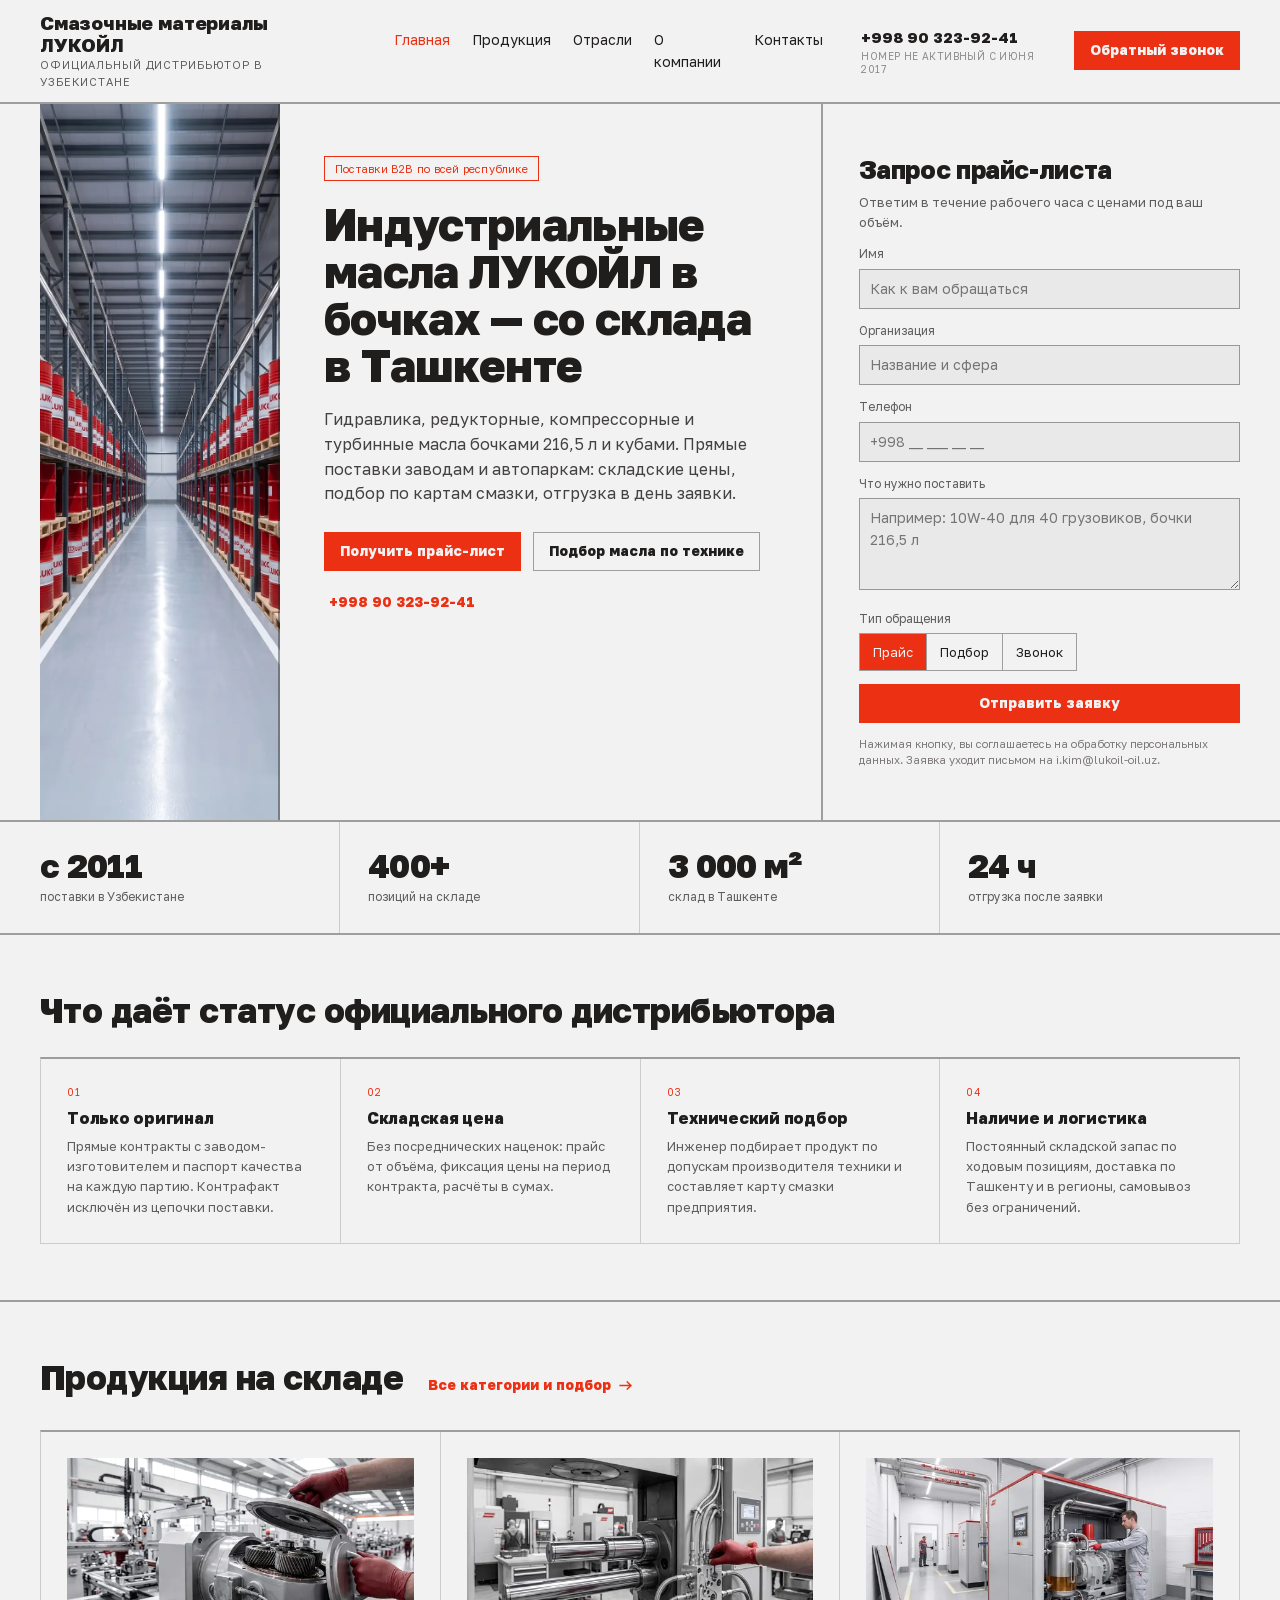
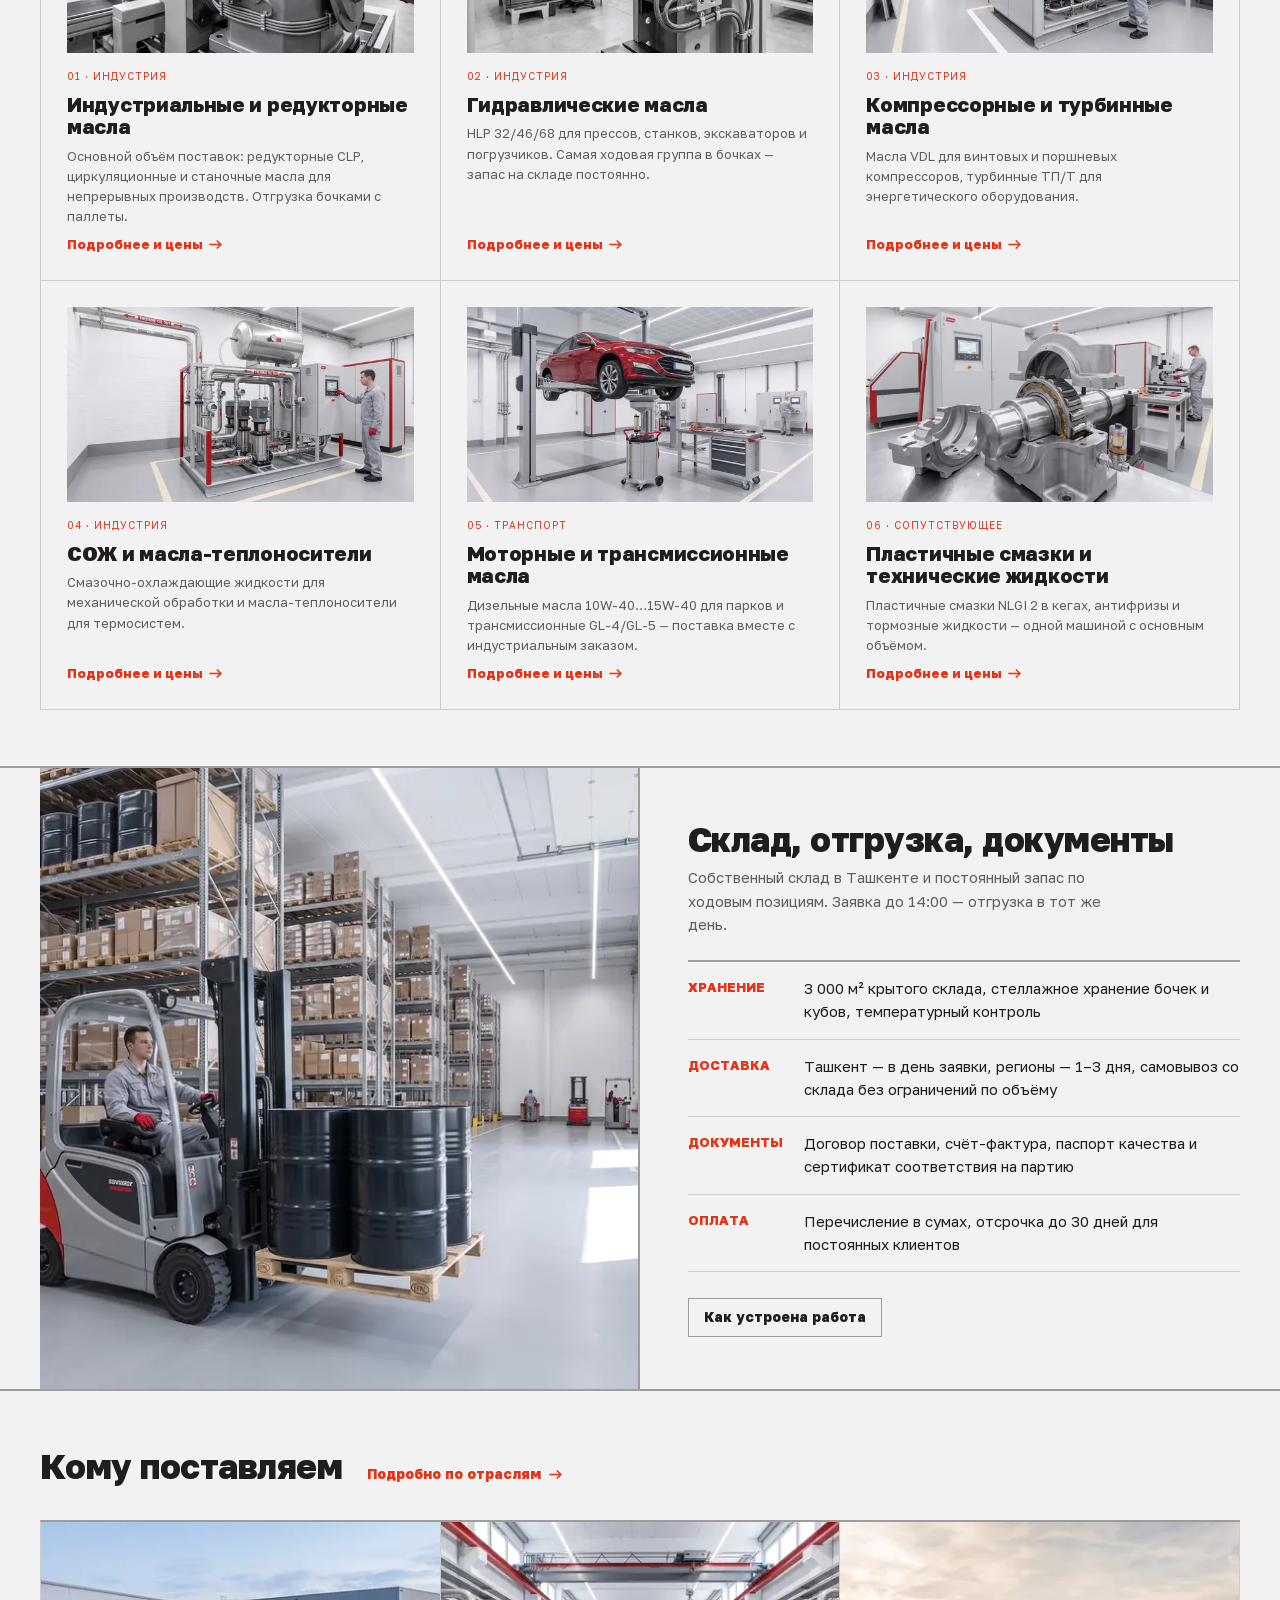
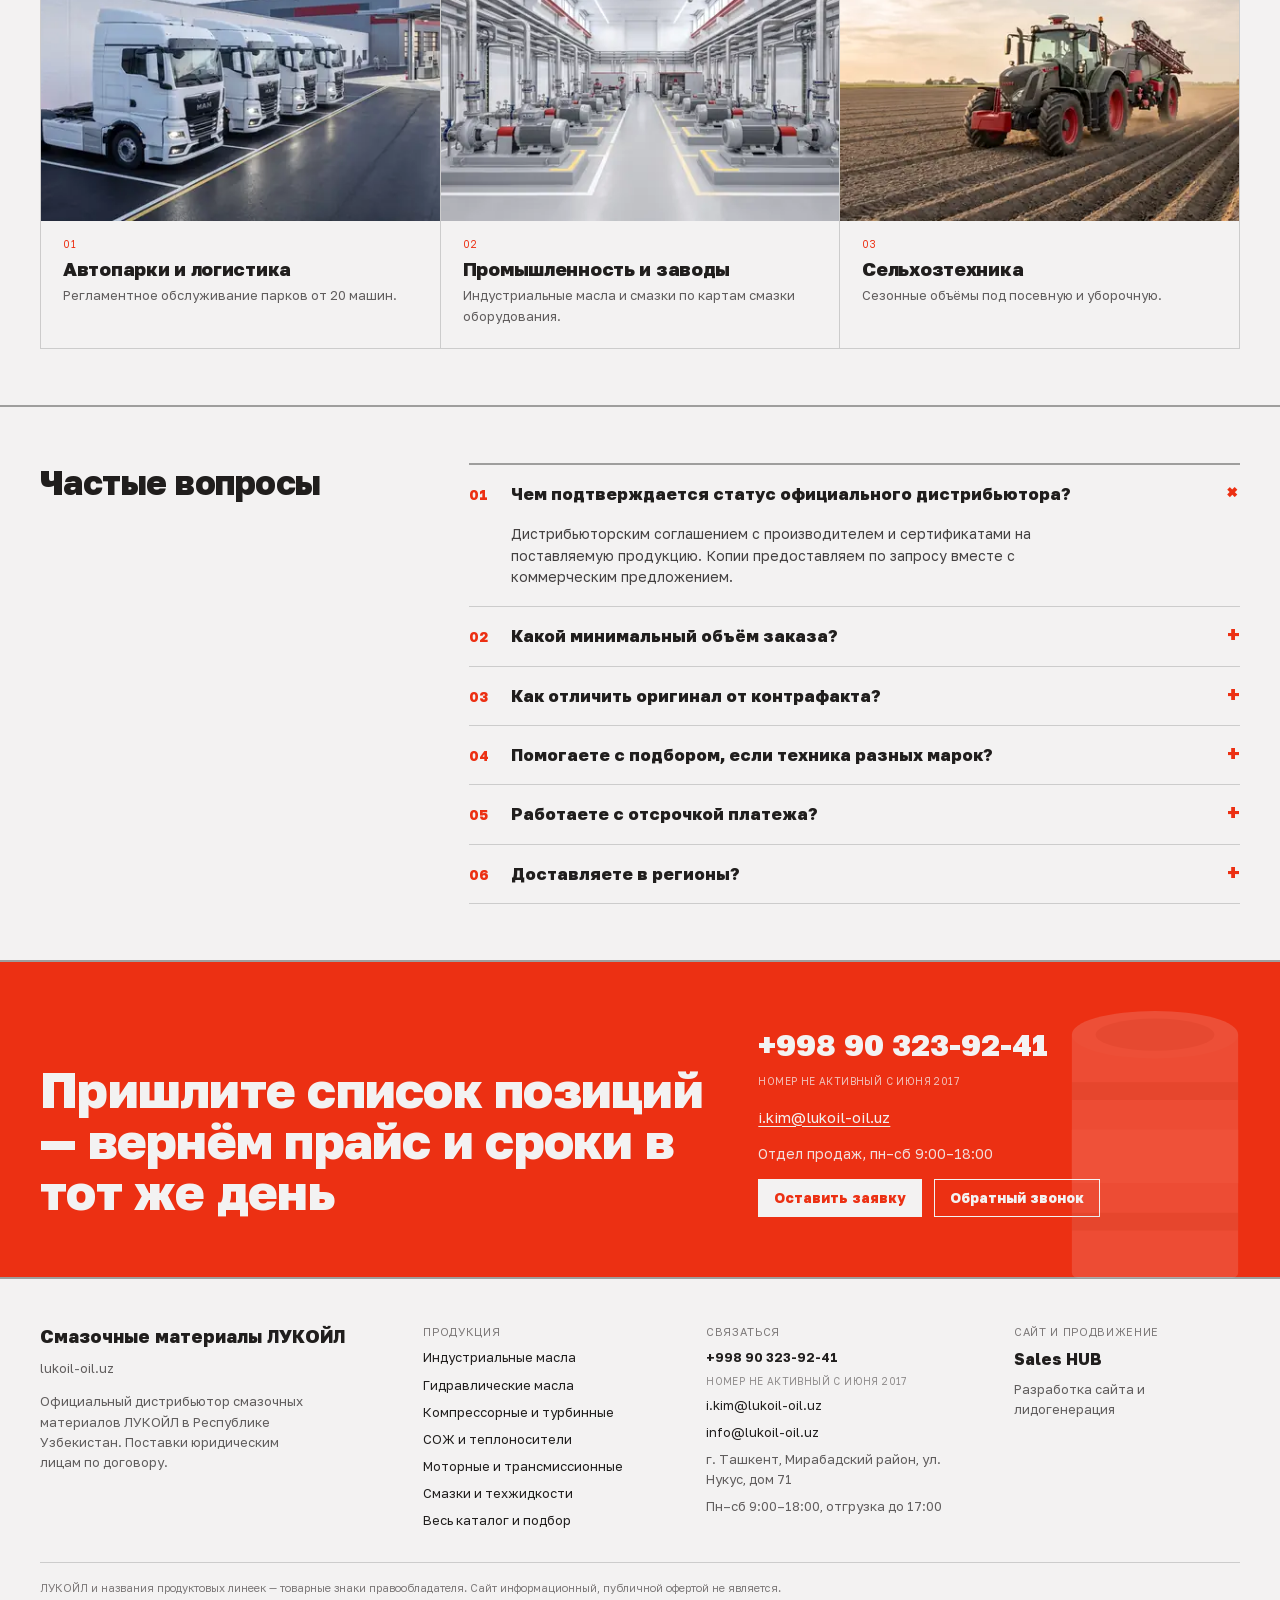
<file: index.html>
<!DOCTYPE html>
<html lang="ru">
<head>
<meta charset="utf-8">
<meta name="viewport" content="width=device-width, initial-scale=1">
<title>Масла ЛУКОЙЛ в Узбекистане — официальный дистрибьютор, Ташкент</title>
<meta name="description" content="Индустриальные, гидравлические и моторные масла ЛУКОЙЛ в бочках 216,5 л со склада в Ташкенте. Складские цены, подбор по технике, отгрузка в день заявки.">
<link rel="canonical" href="https://lukoil-oil.uz/">
<meta name="robots" content="index, follow, max-image-preview:large, max-snippet:-1">
<meta name="geo.region" content="UZ-TK">
<meta name="geo.placename" content="Ташкент">
<meta name="theme-color" content="#ec3013">
<meta name="format-detection" content="telephone=no">
<meta property="og:type" content="website">
<meta property="og:site_name" content="Смазочные материалы ЛУКОЙЛ — Узбекистан">
<meta property="og:title" content="Масла ЛУКОЙЛ в Узбекистане — официальный дистрибьютор, Ташкент">
<meta property="og:description" content="Индустриальные, гидравлические и моторные масла ЛУКОЙЛ в бочках 216,5 л со склада в Ташкенте. Складские цены, подбор по технике, отгрузка в день заявки.">
<meta property="og:url" content="https://lukoil-oil.uz/">
<meta property="og:image" content="https://lukoil-oil.uz/img/hero-drums.jpg">
<meta property="og:locale" content="ru_RU">
<meta name="twitter:card" content="summary_large_image">
<link rel="preload" href="fonts/golos-cyr.woff2" as="font" type="font/woff2" crossorigin>
<link rel="preload" href="fonts/golos-lat.woff2" as="font" type="font/woff2" crossorigin>
<link rel="preload" as="image" href="img/hero-drums.webp?v=18" type="image/webp" fetchpriority="high" media="(min-width:1181px)">
<link rel="stylesheet" href="site.css?v=18">
<link rel="icon" href="favicon.ico" sizes="any">
<link rel="apple-touch-icon" href="apple-touch-icon.png">
<script type="application/ld+json">[{"@context":"https://schema.org","@type":"Organization","@id":"https://lukoil-oil.uz/#org","name":"Смазочные материалы ЛУКОЙЛ — дистрибьютор в Узбекистане","url":"https://lukoil-oil.uz/","email":"i.kim@lukoil-oil.uz","telephone":"+998 90 323-92-41","address":{"@type":"PostalAddress","addressCountry":"UZ","addressLocality":"Ташкент","addressRegion":"Мирабадский район","streetAddress":"ул. Нукус, 71"},"areaServed":{"@type":"Country","name":"Узбекистан"}},{"@context":"https://schema.org","@type":"FAQPage","mainEntity":[{"@type":"Question","name":"Чем подтверждается статус официального дистрибьютора?","acceptedAnswer":{"@type":"Answer","text":"Дистрибьюторским соглашением с производителем и сертификатами на поставляемую продукцию. Копии предоставляем по запросу вместе с коммерческим предложением."}},{"@type":"Question","name":"Какой минимальный объём заказа?","acceptedAnswer":{"@type":"Answer","text":"Юридическим лицам отгружаем от одной бочки или сборного паллета. Для регулярных поставок действует отдельная сетка цен по объёму."}},{"@type":"Question","name":"Как отличить оригинал от контрафакта?","acceptedAnswer":{"@type":"Answer","text":"Каждая партия приходит с паспортом качества, на таре — заводская маркировка и номер партии, совпадающий с документами. При сомнениях сверяем номер по документам поставки."}},{"@type":"Question","name":"Помогаете с подбором, если техника разных марок?","acceptedAnswer":{"@type":"Answer","text":"Да. Инженер составляет карту смазки по паркам и производственным линиям и сводит номенклатуру к минимально возможному числу позиций без нарушения допусков."}},{"@type":"Question","name":"Работаете с отсрочкой платежа?","acceptedAnswer":{"@type":"Answer","text":"Для постоянных клиентов — отсрочка до 30 дней по договору поставки. Первая отгрузка обычно по предоплате или по факту."}},{"@type":"Question","name":"Доставляете в регионы?","acceptedAnswer":{"@type":"Answer","text":"Да, доставка по всей республике: Ташкент — в день заявки, регионы — 1–3 дня в зависимости от объёма и направления."}}]},{"@context":"https://schema.org","@type":"LocalBusiness","@id":"https://lukoil-oil.uz/#business","name":"Смазочные материалы ЛУКОЙЛ — Узбекистан","image":"https://lukoil-oil.uz/img/hero-drums.jpg","url":"https://lukoil-oil.uz/","telephone":"+998 90 323-92-41","email":"i.kim@lukoil-oil.uz","priceRange":"$$","address":{"@type":"PostalAddress","addressCountry":"UZ","addressLocality":"Ташкент","streetAddress":"ул. Нукус, 71"},"openingHours":"Mo-Sa 09:00-18:00"}]</script>
</head>
<body>
<a class="skip" href="#main">К основному содержанию</a>
<header class="hdr">
<div class="hdr__in">
<a class="brand" href="index.html">
<b>Смазочные материалы ЛУКОЙЛ</b>
<span>Официальный дистрибьютор в Узбекистане</span>
</a>
<nav class="nav" id="nav" aria-label="Основная навигация"><a href="index.html" aria-current="page">Главная</a><a href="products.html">Продукция</a><a href="industries.html">Отрасли</a><a href="about.html">О компании</a><a href="contacts.html">Контакты</a></nav>
<div class="hdr__cta">
<a class="hdr__tel" href="tel:+998903239241">
<b>+998 90 323-92-41</b>
<span class="note">номер не активный с июня 2017</span>
</a>
<button class="btn btn-primary" type="button" data-callback>Обратный звонок</button>
<button class="burger" type="button" id="burger" aria-label="Меню" aria-expanded="false"
aria-controls="nav"><span></span></button>
</div>
</div>
</header>
<main id="main">
<section class="sec"><div class="wrap"><div class="hero">
<div class="hero__media" role="img" aria-label="Складские стеллажи с бочками смазочных материалов ЛУКОЙЛ"></div>
<div class="hero__l">
<span class="tag tag-outline">Поставки B2B по всей республике</span>
<h1>Индустриальные масла ЛУКОЙЛ в бочках — со склада в Ташкенте</h1>
<p class="lead hero__lead">Гидравлика, редукторные, компрессорные и турбинные масла бочками
216,5 л и кубами. Прямые поставки заводам и автопаркам: складские цены, подбор по картам
смазки, отгрузка в день заявки.</p>
<div class="actions">
<a class="btn btn-primary" href="#request">Получить прайс-лист</a>
<a class="btn btn-secondary" href="products.html#finder">Подбор масла по технике</a>
<a class="btn btn-ghost" href="tel:+998903239241">+998 90 323-92-41</a>
</div>
</div>
<div class="hero__r" id="request"><div>
<form class="form" data-mailform>
<div>
<h3>Запрос прайс-листа</h3>
<p class="small muted" style="margin:0">Ответим в течение рабочего часа с ценами под ваш объём.</p>
</div>
<div class="field"><label for="f-name">Имя</label>
<input class="input" id="f-name" name="name" autocomplete="name" placeholder="Как к вам обращаться" required></div>
<div class="field"><label for="f-company">Организация</label>
<input class="input" id="f-company" name="company" autocomplete="organization" placeholder="Название и сфера"></div>
<div class="field"><label for="f-phone">Телефон</label>
<input class="input" id="f-phone" name="phone" type="tel" autocomplete="tel" placeholder="+998 __ ___ __ __" required></div>
<div class="field"><label for="f-note">Что нужно поставить</label>
<textarea class="input" id="f-note" name="note" placeholder="Например: 10W-40 для 40 грузовиков, бочки 216,5 л"></textarea></div>
<div class="field"><label>Тип обращения</label><div class="seg"><label class="seg-opt"><input type="radio" name="kind" value="Прайс" checked><span>Прайс</span></label><label class="seg-opt"><input type="radio" name="kind" value="Подбор"><span>Подбор</span></label><label class="seg-opt"><input type="radio" name="kind" value="Звонок"><span>Звонок</span></label></div></div>
<button class="btn btn-primary btn-block" type="submit">Отправить заявку</button>
<p class="fineprint" style="margin:0">Нажимая кнопку, вы соглашаетесь на обработку персональных
данных. Заявка уходит письмом на i.kim@lukoil-oil.uz.</p>
</form>
<div class="ok" data-sent hidden>
<span class="tag tag-accent" style="align-self:flex-start">Заявка сформирована</span>
<h3 style="margin:0">Спасибо<span data-sent-name></span></h3>
<p class="small" style="margin:0">Письмо открылось в вашей почтовой программе — проверьте и отправьте.
Если этого не произошло, напишите нам напрямую:
<a href="mailto:i.kim@lukoil-oil.uz" data-sent-link>i.kim@lukoil-oil.uz</a> или позвоните
<a href="tel:+998903239241">+998 90 323-92-41</a>.</p>
<button class="btn btn-secondary" type="button" data-again style="align-self:flex-start">Заполнить ещё раз</button>
</div>
</div></div>
</div></div></section>
<section class="sec"><div class="wrap"><div class="stats"><div><b>с 2011</b><span>поставки в Узбекистане</span></div><div><b>400+</b><span>позиций на складе</span></div><div><b>3 000 м²</b><span>склад в Ташкенте</span></div><div><b>24 ч</b><span>отгрузка после заявки</span></div></div></div></section>
<section class="sec"><div class="wrap sec-pad">
<h2>Что даёт статус официального дистрибьютора</h2>
<div class="grid g4" style="margin-top:28px"><div><div class="kicker" style="margin-bottom:10px">01</div><h3 style="font-size:16px">Только оригинал</h3><p class="small muted" style="margin:0">Прямые контракты с заводом-изготовителем и паспорт качества на каждую партию. Контрафакт исключён из цепочки поставки.</p></div><div><div class="kicker" style="margin-bottom:10px">02</div><h3 style="font-size:16px">Складская цена</h3><p class="small muted" style="margin:0">Без посреднических наценок: прайс от объёма, фиксация цены на период контракта, расчёты в сумах.</p></div><div><div class="kicker" style="margin-bottom:10px">03</div><h3 style="font-size:16px">Технический подбор</h3><p class="small muted" style="margin:0">Инженер подбирает продукт по допускам производителя техники и составляет карту смазки предприятия.</p></div><div><div class="kicker" style="margin-bottom:10px">04</div><h3 style="font-size:16px">Наличие и логистика</h3><p class="small muted" style="margin:0">Постоянный складской запас по ходовым позициям, доставка по Ташкенту и в регионы, самовывоз без ограничений.</p></div></div>
</div></section>
<section class="sec"><div class="wrap sec-pad">
<div style="display:flex;align-items:baseline;gap:20px;flex-wrap:wrap;margin-bottom:26px">
<h2 style="margin:0">Продукция на складе</h2>
<a class="btn btn-ghost" href="products.html">Все категории и подбор <svg class="arw" viewBox="0 0 14 10" aria-hidden="true" focusable="false"><path d="M9 1l4 4-4 4M13 5H1" fill="none" stroke="currentColor" stroke-width="1.6" stroke-linecap="square"/></svg></a>
</div>
<div class="grid g3"><a class="tile" href="industrial-oils.html"><div class="tile__ph grayscale"><picture><source srcset="img/ind-gears-t.webp?v=18" type="image/webp"><img src="img/ind-gears-t.jpg?v=18" alt="Открытый редуктор производственной линии" width="560" height="315" decoding="async" loading="lazy"></picture></div><div class="tile__body"><div class="kicker">01 · Индустрия</div><h3 style="font-size:20px;margin:0">Индустриальные и редукторные масла</h3><p class="small muted" style="margin:0">Основной объём поставок: редукторные CLP, циркуляционные и станочные масла для непрерывных производств. Отгрузка бочками с паллеты.</p><div class="tile__more">Подробнее и цены <svg class="arw" viewBox="0 0 14 10" aria-hidden="true" focusable="false"><path d="M9 1l4 4-4 4M13 5H1" fill="none" stroke="currentColor" stroke-width="1.6" stroke-linecap="square"/></svg></div></div></a><a class="tile" href="hydraulic-oils.html"><div class="tile__ph grayscale"><picture><source srcset="img/ind-cnc-t.webp?v=18" type="image/webp"><img src="img/ind-cnc-t.jpg?v=18" alt="Гидравлические цилиндры промышленного пресса" width="560" height="315" decoding="async" loading="lazy"></picture></div><div class="tile__body"><div class="kicker">02 · Индустрия</div><h3 style="font-size:20px;margin:0">Гидравлические масла</h3><p class="small muted" style="margin:0">HLP 32/46/68 для прессов, станков, экскаваторов и погрузчиков. Самая ходовая группа в бочках — запас на складе постоянно.</p><div class="tile__more">Подробнее и цены <svg class="arw" viewBox="0 0 14 10" aria-hidden="true" focusable="false"><path d="M9 1l4 4-4 4M13 5H1" fill="none" stroke="currentColor" stroke-width="1.6" stroke-linecap="square"/></svg></div></div></a><a class="tile" href="compressor-turbine-oils.html"><div class="tile__ph grayscale"><picture><source srcset="img/ind-compressor-t.webp?v=18" type="image/webp"><img src="img/ind-compressor-t.jpg?v=18" alt="Компрессорная установка с маслосистемой" width="560" height="315" decoding="async" loading="lazy"></picture></div><div class="tile__body"><div class="kicker">03 · Индустрия</div><h3 style="font-size:20px;margin:0">Компрессорные и турбинные масла</h3><p class="small muted" style="margin:0">Масла VDL для винтовых и поршневых компрессоров, турбинные ТП/Т для энергетического оборудования.</p><div class="tile__more">Подробнее и цены <svg class="arw" viewBox="0 0 14 10" aria-hidden="true" focusable="false"><path d="M9 1l4 4-4 4M13 5H1" fill="none" stroke="currentColor" stroke-width="1.6" stroke-linecap="square"/></svg></div></div></a><a class="tile" href="coolants.html"><div class="tile__ph grayscale"><picture><source srcset="img/ind-boiler-t.webp?v=18" type="image/webp"><img src="img/ind-boiler-t.jpg?v=18" alt="Термомасляная установка производственного цеха" width="560" height="315" decoding="async" loading="lazy"></picture></div><div class="tile__body"><div class="kicker">04 · Индустрия</div><h3 style="font-size:20px;margin:0">СОЖ и масла-теплоносители</h3><p class="small muted" style="margin:0">Смазочно-охлаждающие жидкости для механической обработки и масла-теплоносители для термосистем.</p><div class="tile__more">Подробнее и цены <svg class="arw" viewBox="0 0 14 10" aria-hidden="true" focusable="false"><path d="M9 1l4 4-4 4M13 5H1" fill="none" stroke="currentColor" stroke-width="1.6" stroke-linecap="square"/></svg></div></div></a><a class="tile" href="motor-transmission-oils.html"><div class="tile__ph grayscale"><picture><source srcset="img/ind-transmission-t.webp?v=18" type="image/webp"><img src="img/ind-transmission-t.jpg?v=18" alt="Сервисная зона обслуживания транспорта" width="560" height="315" decoding="async" loading="lazy"></picture></div><div class="tile__body"><div class="kicker">05 · Транспорт</div><h3 style="font-size:20px;margin:0">Моторные и трансмиссионные масла</h3><p class="small muted" style="margin:0">Дизельные масла 10W-40…15W-40 для парков и трансмиссионные GL-4/GL-5 — поставка вместе с индустриальным заказом.</p><div class="tile__more">Подробнее и цены <svg class="arw" viewBox="0 0 14 10" aria-hidden="true" focusable="false"><path d="M9 1l4 4-4 4M13 5H1" fill="none" stroke="currentColor" stroke-width="1.6" stroke-linecap="square"/></svg></div></div></a><a class="tile" href="greases.html"><div class="tile__ph grayscale"><picture><source srcset="img/ind-bearing-t.webp?v=18" type="image/webp"><img src="img/ind-bearing-t.jpg?v=18" alt="Подшипниковый узел на валу в разъёмном корпусе" width="560" height="315" decoding="async" loading="lazy"></picture></div><div class="tile__body"><div class="kicker">06 · Сопутствующее</div><h3 style="font-size:20px;margin:0">Пластичные смазки и технические жидкости</h3><p class="small muted" style="margin:0">Пластичные смазки NLGI 2 в кегах, антифризы и тормозные жидкости — одной машиной с основным объёмом.</p><div class="tile__more">Подробнее и цены <svg class="arw" viewBox="0 0 14 10" aria-hidden="true" focusable="false"><path d="M9 1l4 4-4 4M13 5H1" fill="none" stroke="currentColor" stroke-width="1.6" stroke-linecap="square"/></svg></div></div></a></div>
</div></section>
<section class="sec"><div class="wrap"><div class="split">
<div class="split__media grayscale"><picture><source media="(max-width:900px)" srcset="img/bottling-m.webp?v=18" type="image/webp"><source media="(max-width:900px)" srcset="img/bottling-m.jpg?v=18" type="image/jpeg"><source srcset="img/bottling.webp?v=18" type="image/webp"><img src="img/bottling.jpg?v=18" alt="Погрузчик с паллетой бочек на складе" width="1120" height="630" decoding="async" loading="lazy"></picture></div>
<div class="split__body">
<h2>Склад, отгрузка, документы</h2>
<p class="muted" style="max-width:46ch;font-size:15px">Собственный склад в Ташкенте и постоянный
запас по ходовым позициям. Заявка до 14:00 — отгрузка в тот же день.</p>
<div class="rows" style="margin-top:24px"><div><b>ХРАНЕНИЕ</b><span>3 000 м² крытого склада, стеллажное хранение бочек и кубов, температурный контроль</span></div><div><b>ДОСТАВКА</b><span>Ташкент — в день заявки, регионы — 1–3 дня, самовывоз со склада без ограничений по объёму</span></div><div><b>ДОКУМЕНТЫ</b><span>Договор поставки, счёт-фактура, паспорт качества и сертификат соответствия на партию</span></div><div><b>ОПЛАТА</b><span>Перечисление в сумах, отсрочка до 30 дней для постоянных клиентов</span></div></div>
<div class="actions"><a class="btn btn-secondary" href="about.html">Как устроена работа</a></div>
</div>
</div></div></section>
<section class="sec"><div class="wrap sec-pad">
<div style="display:flex;align-items:baseline;gap:20px;flex-wrap:wrap;margin-bottom:26px">
<h2 style="margin:0">Кому поставляем</h2>
<a class="btn btn-ghost" href="industries.html">Подробно по отраслям <svg class="arw" viewBox="0 0 14 10" aria-hidden="true" focusable="false"><path d="M9 1l4 4-4 4M13 5H1" fill="none" stroke="currentColor" stroke-width="1.6" stroke-linecap="square"/></svg></a>
</div>
<div class="who"><a href="industries.html"><div class="who__ph grayscale"><picture><source srcset="img/fleet-t.webp?v=18" type="image/webp"><img src="img/fleet-t.jpg?v=18" alt="Колонна седельных тягачей на площадке предприятия" width="560" height="315" decoding="async" loading="lazy"></picture></div><div class="who__body"><div class="kicker">01</div><h3 style="font-size:19px;margin:6px 0 6px">Автопарки и логистика</h3><p class="small muted" style="margin:0">Регламентное обслуживание парков от 20 машин.</p></div></a><a href="industries.html"><div class="who__ph grayscale"><picture><source srcset="img/ind-pumps-t.webp?v=18" type="image/webp"><img src="img/ind-pumps-t.jpg?v=18" alt="Ряды насосов в производственном цехе" width="560" height="315" decoding="async" loading="lazy"></picture></div><div class="who__body"><div class="kicker">02</div><h3 style="font-size:19px;margin:6px 0 6px">Промышленность и заводы</h3><p class="small muted" style="margin:0">Индустриальные масла и смазки по картам смазки оборудования.</p></div></a><a href="industries.html"><div class="who__ph grayscale"><picture><source srcset="img/agro-t.webp?v=18" type="image/webp"><img src="img/agro-t.jpg?v=18" alt="Трактор с опрыскивателем на обработанном поле" width="560" height="315" decoding="async" loading="lazy"></picture></div><div class="who__body"><div class="kicker">03</div><h3 style="font-size:19px;margin:6px 0 6px">Сельхозтехника</h3><p class="small muted" style="margin:0">Сезонные объёмы под посевную и уборочную.</p></div></a></div>
</div></section>
<section class="sec"><div class="wrap sec-pad"
style="display:grid;grid-template-columns:1fr 2fr;gap:44px" data-faqgrid>
<h2 style="margin:0">Частые вопросы</h2>
<div class="faq"><details open><summary><span class="n">01</span><span>Чем подтверждается статус официального дистрибьютора?</span><span class="s">+</span></summary><p>Дистрибьюторским соглашением с производителем и сертификатами на поставляемую продукцию. Копии предоставляем по запросу вместе с коммерческим предложением.</p></details><details><summary><span class="n">02</span><span>Какой минимальный объём заказа?</span><span class="s">+</span></summary><p>Юридическим лицам отгружаем от одной бочки или сборного паллета. Для регулярных поставок действует отдельная сетка цен по объёму.</p></details><details><summary><span class="n">03</span><span>Как отличить оригинал от контрафакта?</span><span class="s">+</span></summary><p>Каждая партия приходит с паспортом качества, на таре — заводская маркировка и номер партии, совпадающий с документами. При сомнениях сверяем номер по документам поставки.</p></details><details><summary><span class="n">04</span><span>Помогаете с подбором, если техника разных марок?</span><span class="s">+</span></summary><p>Да. Инженер составляет карту смазки по паркам и производственным линиям и сводит номенклатуру к минимально возможному числу позиций без нарушения допусков.</p></details><details><summary><span class="n">05</span><span>Работаете с отсрочкой платежа?</span><span class="s">+</span></summary><p>Для постоянных клиентов — отсрочка до 30 дней по договору поставки. Первая отгрузка обычно по предоплате или по факту.</p></details><details><summary><span class="n">06</span><span>Доставляете в регионы?</span><span class="s">+</span></summary><p>Да, доставка по всей республике: Ташкент — в день заявки, регионы — 1–3 дня в зависимости от объёма и направления.</p></details></div>
</div></section>
<section class="cta">
<div class="wrap"><div class="cta__in">
<div class="cta__drum"><svg class="drum" viewBox="0 0 64 104" aria-hidden="true" focusable="false"><path d="M4 12h56v80a2 2 0 0 1-2 2H6a2 2 0 0 1-2-2V12Z" fill="currentColor" opacity=".9"/><ellipse cx="32" cy="12" rx="28" ry="8" fill="currentColor"/><ellipse cx="32" cy="12" rx="20" ry="5.4" fill="#000" opacity=".16"/><rect x="4" y="28" width="56" height="6" fill="#000" opacity=".18"/><rect x="4" y="72" width="56" height="6" fill="#000" opacity=".18"/><rect x="4" y="44" width="56" height="18" fill="#fff" opacity=".92"/></svg></div>
<h2>Пришлите список позиций — вернём прайс и сроки в тот же день</h2>
<div class="cta__side">
<div>
<a class="cta__tel" href="tel:+998903239241">+998 90 323-92-41</a>
<span class="note" style="color:var(--bg);opacity:.75">номер не активный с июня 2017</span>
</div>
<a href="mailto:i.kim@lukoil-oil.uz" style="font-size:15px">i.kim@lukoil-oil.uz</a>
<span style="font-size:14px;opacity:.9">Отдел продаж, пн–сб 9:00–18:00</span>
<div style="display:flex;gap:12px;flex-wrap:wrap">
<a class="btn btn-inv" href="contacts.html">Оставить заявку</a>
<button class="btn btn-out-inv" type="button" data-callback>Обратный звонок</button>
</div>
</div>
</div></div>
</section>
</main>
<footer class="foot">
<div class="wrap">
<div class="foot__grid">
<div class="foot__col">
<span class="foot__brand">Смазочные материалы ЛУКОЙЛ</span>
<span class="muted">lukoil-oil.uz</span>
<p class="muted" style="margin:6px 0 0;max-width:34ch">Официальный дистрибьютор смазочных
материалов ЛУКОЙЛ в Республике Узбекистан. Поставки юридическим лицам по договору.</p>
</div>
<div class="foot__col">
<span class="tiny">Продукция</span>
<a href="industrial-oils.html">Индустриальные масла</a><a href="hydraulic-oils.html">Гидравлические масла</a><a href="compressor-turbine-oils.html">Компрессорные и турбинные</a><a href="coolants.html">СОЖ и теплоносители</a><a href="motor-transmission-oils.html">Моторные и трансмиссионные</a><a href="greases.html">Смазки и техжидкости</a>
<a href="products.html">Весь каталог и подбор</a>
</div>
<div class="foot__col">
<span class="tiny">Связаться</span>
<a href="tel:+998903239241"><b>+998 90 323-92-41</b></a>
<span class="note">номер не активный с июня 2017</span>
<a href="mailto:i.kim@lukoil-oil.uz">i.kim@lukoil-oil.uz</a>
<a href="mailto:info@lukoil-oil.uz">info@lukoil-oil.uz</a>
<span class="muted">г. Ташкент, Мирабадский район, ул. Нукус, дом 71</span>
<span class="muted">Пн–сб 9:00–18:00, отгрузка до 17:00</span>
</div>
<div class="foot__col">
<span class="tiny">Сайт и продвижение</span>
<a class="foot__agency" href="https://sales-hub.uz/?utm_source=lukoil-oil.uz&amp;utm_medium=referral&amp;utm_campaign=footer" target="_blank" rel="noopener">Sales HUB</a>
<span class="muted">Разработка сайта и лидогенерация</span>
</div>
</div>
<div class="foot__bar">
ЛУКОЙЛ и названия продуктовых линеек — товарные знаки правообладателя.
Сайт информационный, публичной офертой не является.
</div>
</div>
</footer>
<div class="modal" id="callback" hidden>
<div class="modal__box" role="dialog" aria-modal="true" aria-labelledby="cb-t">
<form class="form" data-mailform>
<div class="modal__title" id="cb-t">Обратный звонок</div>
<p class="small muted" style="margin:0">Оставьте номер — перезвоним в рабочее время.
Или позвоните сами: <a href="tel:+998903239241">+998 90 323-92-41</a>.</p>
<input type="hidden" name="kind" value="Обратный звонок">
<div class="field"><label for="cb-name">Имя</label>
<input class="input" id="cb-name" name="name" placeholder="Как к вам обращаться" required></div>
<div class="field"><label for="cb-phone">Телефон</label>
<input class="input" id="cb-phone" name="phone" type="tel" placeholder="+998 __ ___ __ __" required></div>
<div class="modal__actions">
<button class="btn btn-secondary" type="button" data-close>Отмена</button>
<button class="btn btn-primary" type="submit">Жду звонка</button>
</div>
</form>
<div class="ok" data-sent hidden>
<span class="tag tag-accent" style="align-self:flex-start">Принято</span>
<p class="small" style="margin:0">Письмо с вашим номером открылось в почтовой программе.
Если нет — напишите на <a href="mailto:i.kim@lukoil-oil.uz" data-sent-link>i.kim@lukoil-oil.uz</a>.</p>
<div class="modal__actions"><button class="btn btn-primary" type="button" data-close>Закрыть</button></div>
</div>
</div>
</div>
<nav class="mbar" aria-label="Быстрая связь">
<a href="tel:+998903239241">Позвонить</a>
<a href="mailto:i.kim@lukoil-oil.uz">Написать</a>
</nav>
<script src="site.js?v=18" defer></script>
</body>
</html>
</file>
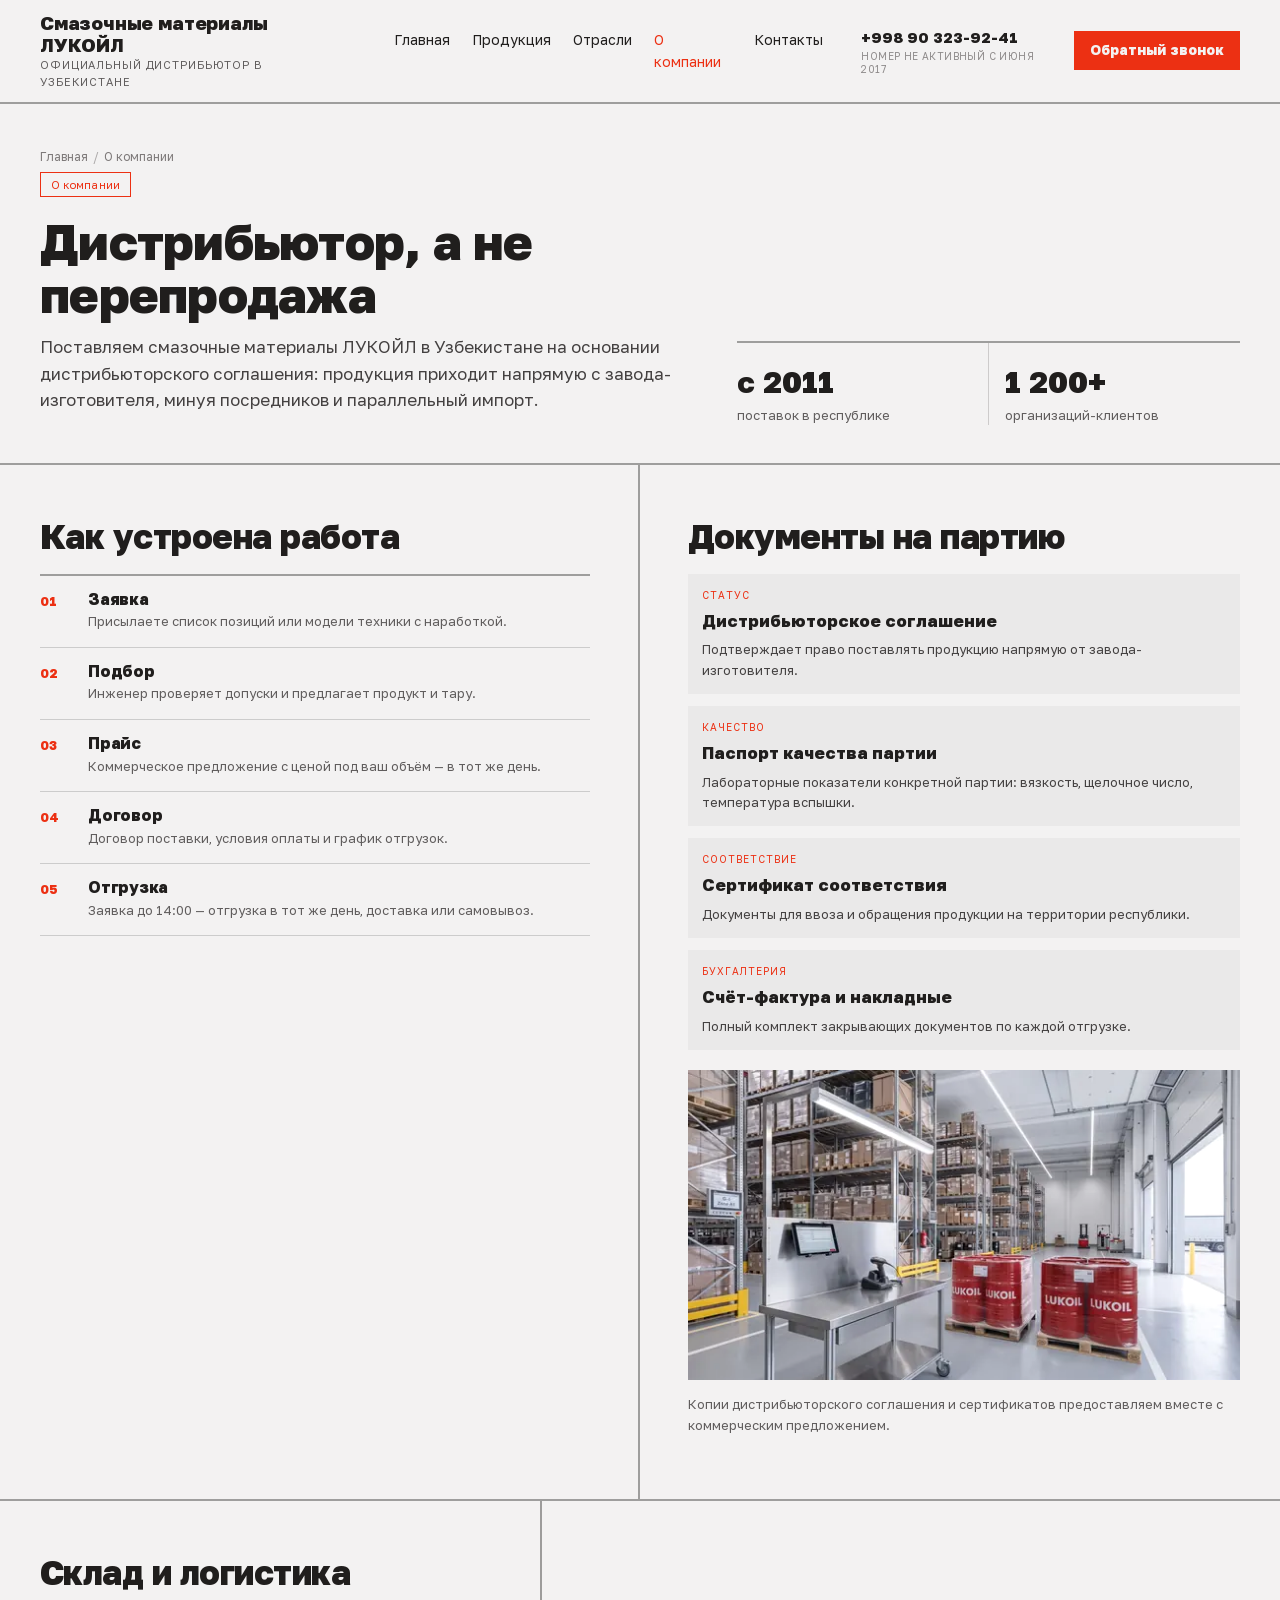
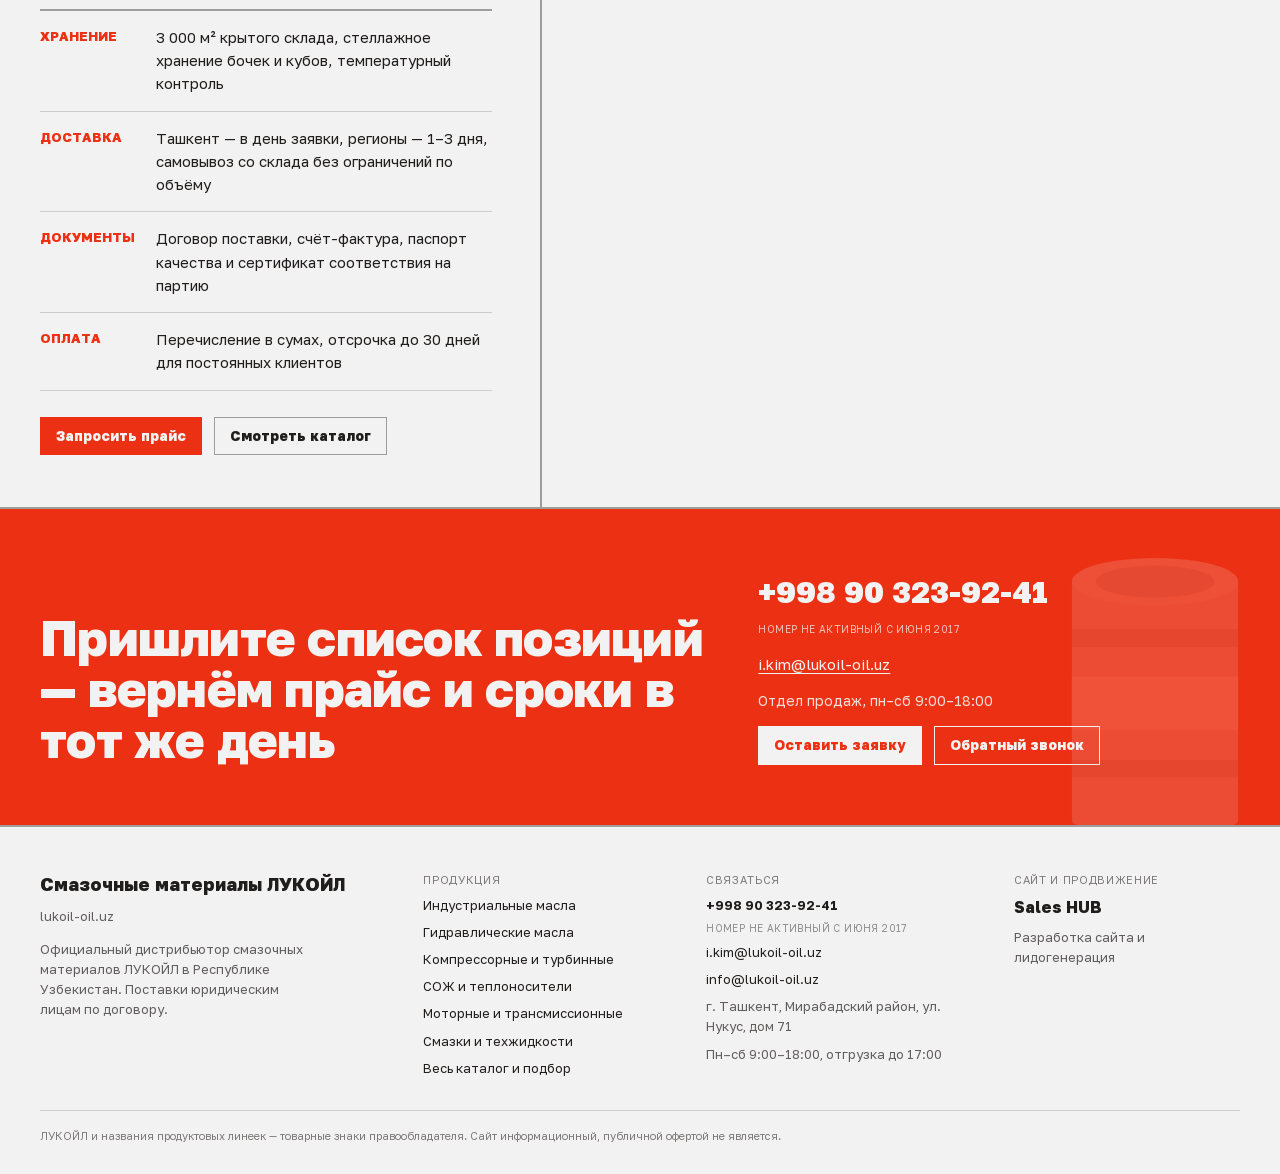
<file: about.html>
<!DOCTYPE html>
<html lang="ru">
<head>
<meta charset="utf-8">
<meta name="viewport" content="width=device-width, initial-scale=1">
<title>О компании — дистрибьютор масел ЛУКОЙЛ в Узбекистане</title>
<meta name="description" content="Поставки по дистрибьюторскому соглашению: продукция напрямую с завода, паспорт качества на партию, склад 3 000 м² в Ташкенте.">
<link rel="canonical" href="https://lukoil-oil.uz/about.html">
<meta name="robots" content="index, follow, max-image-preview:large, max-snippet:-1">
<meta name="geo.region" content="UZ-TK">
<meta name="geo.placename" content="Ташкент">
<meta name="theme-color" content="#ec3013">
<meta name="format-detection" content="telephone=no">
<meta property="og:type" content="website">
<meta property="og:site_name" content="Смазочные материалы ЛУКОЙЛ — Узбекистан">
<meta property="og:title" content="О компании — дистрибьютор масел ЛУКОЙЛ в Узбекистане">
<meta property="og:description" content="Поставки по дистрибьюторскому соглашению: продукция напрямую с завода, паспорт качества на партию, склад 3 000 м² в Ташкенте.">
<meta property="og:url" content="https://lukoil-oil.uz/about.html">
<meta property="og:image" content="https://lukoil-oil.uz/img/bottling.jpg">
<meta property="og:locale" content="ru_RU">
<meta name="twitter:card" content="summary_large_image">
<link rel="preload" href="fonts/golos-cyr.woff2" as="font" type="font/woff2" crossorigin>
<link rel="preload" href="fonts/golos-lat.woff2" as="font" type="font/woff2" crossorigin>
<link rel="stylesheet" href="site.css?v=18">
<link rel="icon" href="favicon.ico" sizes="any">
<link rel="apple-touch-icon" href="apple-touch-icon.png">
<script type="application/ld+json">[{"@context":"https://schema.org","@type":"Organization","@id":"https://lukoil-oil.uz/#org","name":"Смазочные материалы ЛУКОЙЛ — дистрибьютор в Узбекистане","url":"https://lukoil-oil.uz/","email":"i.kim@lukoil-oil.uz","telephone":"+998 90 323-92-41","address":{"@type":"PostalAddress","addressCountry":"UZ","addressLocality":"Ташкент","addressRegion":"Мирабадский район","streetAddress":"ул. Нукус, 71"},"areaServed":{"@type":"Country","name":"Узбекистан"}},{"@context":"https://schema.org","@type":"BreadcrumbList","itemListElement":[{"@type":"ListItem","position":1,"name":"Главная","item":"https://lukoil-oil.uz/index.html"},{"@type":"ListItem","position":2,"name":"О компании"}]}]</script>
</head>
<body>
<a class="skip" href="#main">К основному содержанию</a>
<header class="hdr">
<div class="hdr__in">
<a class="brand" href="index.html">
<b>Смазочные материалы ЛУКОЙЛ</b>
<span>Официальный дистрибьютор в Узбекистане</span>
</a>
<nav class="nav" id="nav" aria-label="Основная навигация"><a href="index.html">Главная</a><a href="products.html">Продукция</a><a href="industries.html">Отрасли</a><a href="about.html" aria-current="page">О компании</a><a href="contacts.html">Контакты</a></nav>
<div class="hdr__cta">
<a class="hdr__tel" href="tel:+998903239241">
<b>+998 90 323-92-41</b>
<span class="note">номер не активный с июня 2017</span>
</a>
<button class="btn btn-primary" type="button" data-callback>Обратный звонок</button>
<button class="burger" type="button" id="burger" aria-label="Меню" aria-expanded="false"
aria-controls="nav"><span></span></button>
</div>
</div>
</header>
<main id="main">
<section class="sec"><div class="wrap phead" style="display:grid;grid-template-columns:1.3fr 1fr;
gap:44px;align-items:end" data-two>
<div>
<nav class="crumbs" aria-label="Хлебные крошки"><a href="index.html">Главная</a> <span class="crumbs__s">/</span> О компании</nav>
<span class="tag tag-outline">О компании</span>
<h1>Дистрибьютор, а не перепродажа</h1>
<p class="lead" style="max-width:60ch">Поставляем смазочные материалы ЛУКОЙЛ в Узбекистане
на основании дистрибьюторского соглашения: продукция приходит напрямую с завода-изготовителя,
минуя посредников и параллельный импорт.</p>
</div>
<div style="display:grid;grid-template-columns:repeat(2,1fr);border-top:2px solid var(--divider)">
<div style="padding:16px 16px 0 0;border-right:1px solid var(--hair)">
<div style="font-weight:800;font-size:30px">с 2011</div>
<div class="small muted">поставок в республике</div></div>
<div style="padding:16px 0 0 16px">
<div style="font-weight:800;font-size:30px">1 200+</div>
<div class="small muted">организаций-клиентов</div></div>
</div>
</div></section>
<section class="sec"><div class="wrap"><div class="split">
<div class="split__body" style="padding-left:0;padding-right:48px;border-right:2px solid var(--divider)">
<h2>Как устроена работа</h2>
<div class="rows" style="margin-top:18px"><div><b class="num">01</b><div><h3 style="font-size:16px;margin:0 0 3px">Заявка</h3><p class="small muted" style="margin:0">Присылаете список позиций или модели техники с наработкой.</p></div></div><div><b class="num">02</b><div><h3 style="font-size:16px;margin:0 0 3px">Подбор</h3><p class="small muted" style="margin:0">Инженер проверяет допуски и предлагает продукт и тару.</p></div></div><div><b class="num">03</b><div><h3 style="font-size:16px;margin:0 0 3px">Прайс</h3><p class="small muted" style="margin:0">Коммерческое предложение с ценой под ваш объём — в тот же день.</p></div></div><div><b class="num">04</b><div><h3 style="font-size:16px;margin:0 0 3px">Договор</h3><p class="small muted" style="margin:0">Договор поставки, условия оплаты и график отгрузок.</p></div></div><div><b class="num">05</b><div><h3 style="font-size:16px;margin:0 0 3px">Отгрузка</h3><p class="small muted" style="margin:0">Заявка до 14:00 — отгрузка в тот же день, доставка или самовывоз.</p></div></div></div>
</div>
<div class="split__body">
<h2>Документы на партию</h2>
<div style="display:flex;flex-direction:column;gap:12px;margin-top:18px"><div class="card"><div class="kicker">Статус</div><div class="card-title">Дистрибьюторское соглашение</div><p class="card-body">Подтверждает право поставлять продукцию напрямую от завода-изготовителя.</p></div><div class="card"><div class="kicker">Качество</div><div class="card-title">Паспорт качества партии</div><p class="card-body">Лабораторные показатели конкретной партии: вязкость, щелочное число, температура вспышки.</p></div><div class="card"><div class="kicker">Соответствие</div><div class="card-title">Сертификат соответствия</div><p class="card-body">Документы для ввоза и обращения продукции на территории республики.</p></div><div class="card"><div class="kicker">Бухгалтерия</div><div class="card-title">Счёт-фактура и накладные</div><p class="card-body">Полный комплект закрывающих документов по каждой отгрузке.</p></div></div>
<div class="grayscale" style="margin-top:20px;aspect-ratio:16/9;overflow:hidden"><picture><source srcset="img/plant-t.webp?v=18" type="image/webp"><img src="img/plant-t.jpg?v=18" alt="Приёмка партии на складе: документы и паллеты" width="560" height="315" decoding="async" loading="lazy"></picture></div>
<p class="small muted" style="margin-top:14px">Копии дистрибьюторского соглашения и сертификатов
предоставляем вместе с коммерческим предложением.</p>
</div>
</div></div></section>
<section class="sec"><div class="wrap"><div class="split split--narrow split--rev">
<div class="split__media grayscale"><picture><source media="(max-width:900px)" srcset="img/bottling-m.webp?v=18" type="image/webp"><source media="(max-width:900px)" srcset="img/bottling-m.jpg?v=18" type="image/jpeg"><source srcset="img/bottling.webp?v=18" type="image/webp"><img src="img/bottling.jpg?v=18" alt="Погрузчик с паллетой бочек на складе" width="1120" height="630" decoding="async" loading="lazy"></picture></div>
<div class="split__body" style="padding-left:0">
<h2>Склад и логистика</h2>
<div class="rows" style="margin-top:18px"><div><b>ХРАНЕНИЕ</b><span>3 000 м² крытого склада, стеллажное хранение бочек и кубов, температурный контроль</span></div><div><b>ДОСТАВКА</b><span>Ташкент — в день заявки, регионы — 1–3 дня, самовывоз со склада без ограничений по объёму</span></div><div><b>ДОКУМЕНТЫ</b><span>Договор поставки, счёт-фактура, паспорт качества и сертификат соответствия на партию</span></div><div><b>ОПЛАТА</b><span>Перечисление в сумах, отсрочка до 30 дней для постоянных клиентов</span></div></div>
<div class="actions">
<a class="btn btn-primary" href="contacts.html">Запросить прайс</a>
<a class="btn btn-secondary" href="products.html">Смотреть каталог</a>
</div>
</div>
</div></div></section>
<section class="cta">
<div class="wrap"><div class="cta__in">
<div class="cta__drum"><svg class="drum" viewBox="0 0 64 104" aria-hidden="true" focusable="false"><path d="M4 12h56v80a2 2 0 0 1-2 2H6a2 2 0 0 1-2-2V12Z" fill="currentColor" opacity=".9"/><ellipse cx="32" cy="12" rx="28" ry="8" fill="currentColor"/><ellipse cx="32" cy="12" rx="20" ry="5.4" fill="#000" opacity=".16"/><rect x="4" y="28" width="56" height="6" fill="#000" opacity=".18"/><rect x="4" y="72" width="56" height="6" fill="#000" opacity=".18"/><rect x="4" y="44" width="56" height="18" fill="#fff" opacity=".92"/></svg></div>
<h2>Пришлите список позиций — вернём прайс и сроки в тот же день</h2>
<div class="cta__side">
<div>
<a class="cta__tel" href="tel:+998903239241">+998 90 323-92-41</a>
<span class="note" style="color:var(--bg);opacity:.75">номер не активный с июня 2017</span>
</div>
<a href="mailto:i.kim@lukoil-oil.uz" style="font-size:15px">i.kim@lukoil-oil.uz</a>
<span style="font-size:14px;opacity:.9">Отдел продаж, пн–сб 9:00–18:00</span>
<div style="display:flex;gap:12px;flex-wrap:wrap">
<a class="btn btn-inv" href="contacts.html">Оставить заявку</a>
<button class="btn btn-out-inv" type="button" data-callback>Обратный звонок</button>
</div>
</div>
</div></div>
</section>
</main>
<footer class="foot">
<div class="wrap">
<div class="foot__grid">
<div class="foot__col">
<span class="foot__brand">Смазочные материалы ЛУКОЙЛ</span>
<span class="muted">lukoil-oil.uz</span>
<p class="muted" style="margin:6px 0 0;max-width:34ch">Официальный дистрибьютор смазочных
материалов ЛУКОЙЛ в Республике Узбекистан. Поставки юридическим лицам по договору.</p>
</div>
<div class="foot__col">
<span class="tiny">Продукция</span>
<a href="industrial-oils.html">Индустриальные масла</a><a href="hydraulic-oils.html">Гидравлические масла</a><a href="compressor-turbine-oils.html">Компрессорные и турбинные</a><a href="coolants.html">СОЖ и теплоносители</a><a href="motor-transmission-oils.html">Моторные и трансмиссионные</a><a href="greases.html">Смазки и техжидкости</a>
<a href="products.html">Весь каталог и подбор</a>
</div>
<div class="foot__col">
<span class="tiny">Связаться</span>
<a href="tel:+998903239241"><b>+998 90 323-92-41</b></a>
<span class="note">номер не активный с июня 2017</span>
<a href="mailto:i.kim@lukoil-oil.uz">i.kim@lukoil-oil.uz</a>
<a href="mailto:info@lukoil-oil.uz">info@lukoil-oil.uz</a>
<span class="muted">г. Ташкент, Мирабадский район, ул. Нукус, дом 71</span>
<span class="muted">Пн–сб 9:00–18:00, отгрузка до 17:00</span>
</div>
<div class="foot__col">
<span class="tiny">Сайт и продвижение</span>
<a class="foot__agency" href="https://sales-hub.uz/?utm_source=lukoil-oil.uz&amp;utm_medium=referral&amp;utm_campaign=footer" target="_blank" rel="noopener">Sales HUB</a>
<span class="muted">Разработка сайта и лидогенерация</span>
</div>
</div>
<div class="foot__bar">
ЛУКОЙЛ и названия продуктовых линеек — товарные знаки правообладателя.
Сайт информационный, публичной офертой не является.
</div>
</div>
</footer>
<div class="modal" id="callback" hidden>
<div class="modal__box" role="dialog" aria-modal="true" aria-labelledby="cb-t">
<form class="form" data-mailform>
<div class="modal__title" id="cb-t">Обратный звонок</div>
<p class="small muted" style="margin:0">Оставьте номер — перезвоним в рабочее время.
Или позвоните сами: <a href="tel:+998903239241">+998 90 323-92-41</a>.</p>
<input type="hidden" name="kind" value="Обратный звонок">
<div class="field"><label for="cb-name">Имя</label>
<input class="input" id="cb-name" name="name" placeholder="Как к вам обращаться" required></div>
<div class="field"><label for="cb-phone">Телефон</label>
<input class="input" id="cb-phone" name="phone" type="tel" placeholder="+998 __ ___ __ __" required></div>
<div class="modal__actions">
<button class="btn btn-secondary" type="button" data-close>Отмена</button>
<button class="btn btn-primary" type="submit">Жду звонка</button>
</div>
</form>
<div class="ok" data-sent hidden>
<span class="tag tag-accent" style="align-self:flex-start">Принято</span>
<p class="small" style="margin:0">Письмо с вашим номером открылось в почтовой программе.
Если нет — напишите на <a href="mailto:i.kim@lukoil-oil.uz" data-sent-link>i.kim@lukoil-oil.uz</a>.</p>
<div class="modal__actions"><button class="btn btn-primary" type="button" data-close>Закрыть</button></div>
</div>
</div>
</div>
<nav class="mbar" aria-label="Быстрая связь">
<a href="tel:+998903239241">Позвонить</a>
<a href="mailto:i.kim@lukoil-oil.uz">Написать</a>
</nav>
<script src="site.js?v=18" defer></script>
</body>
</html>
</file>
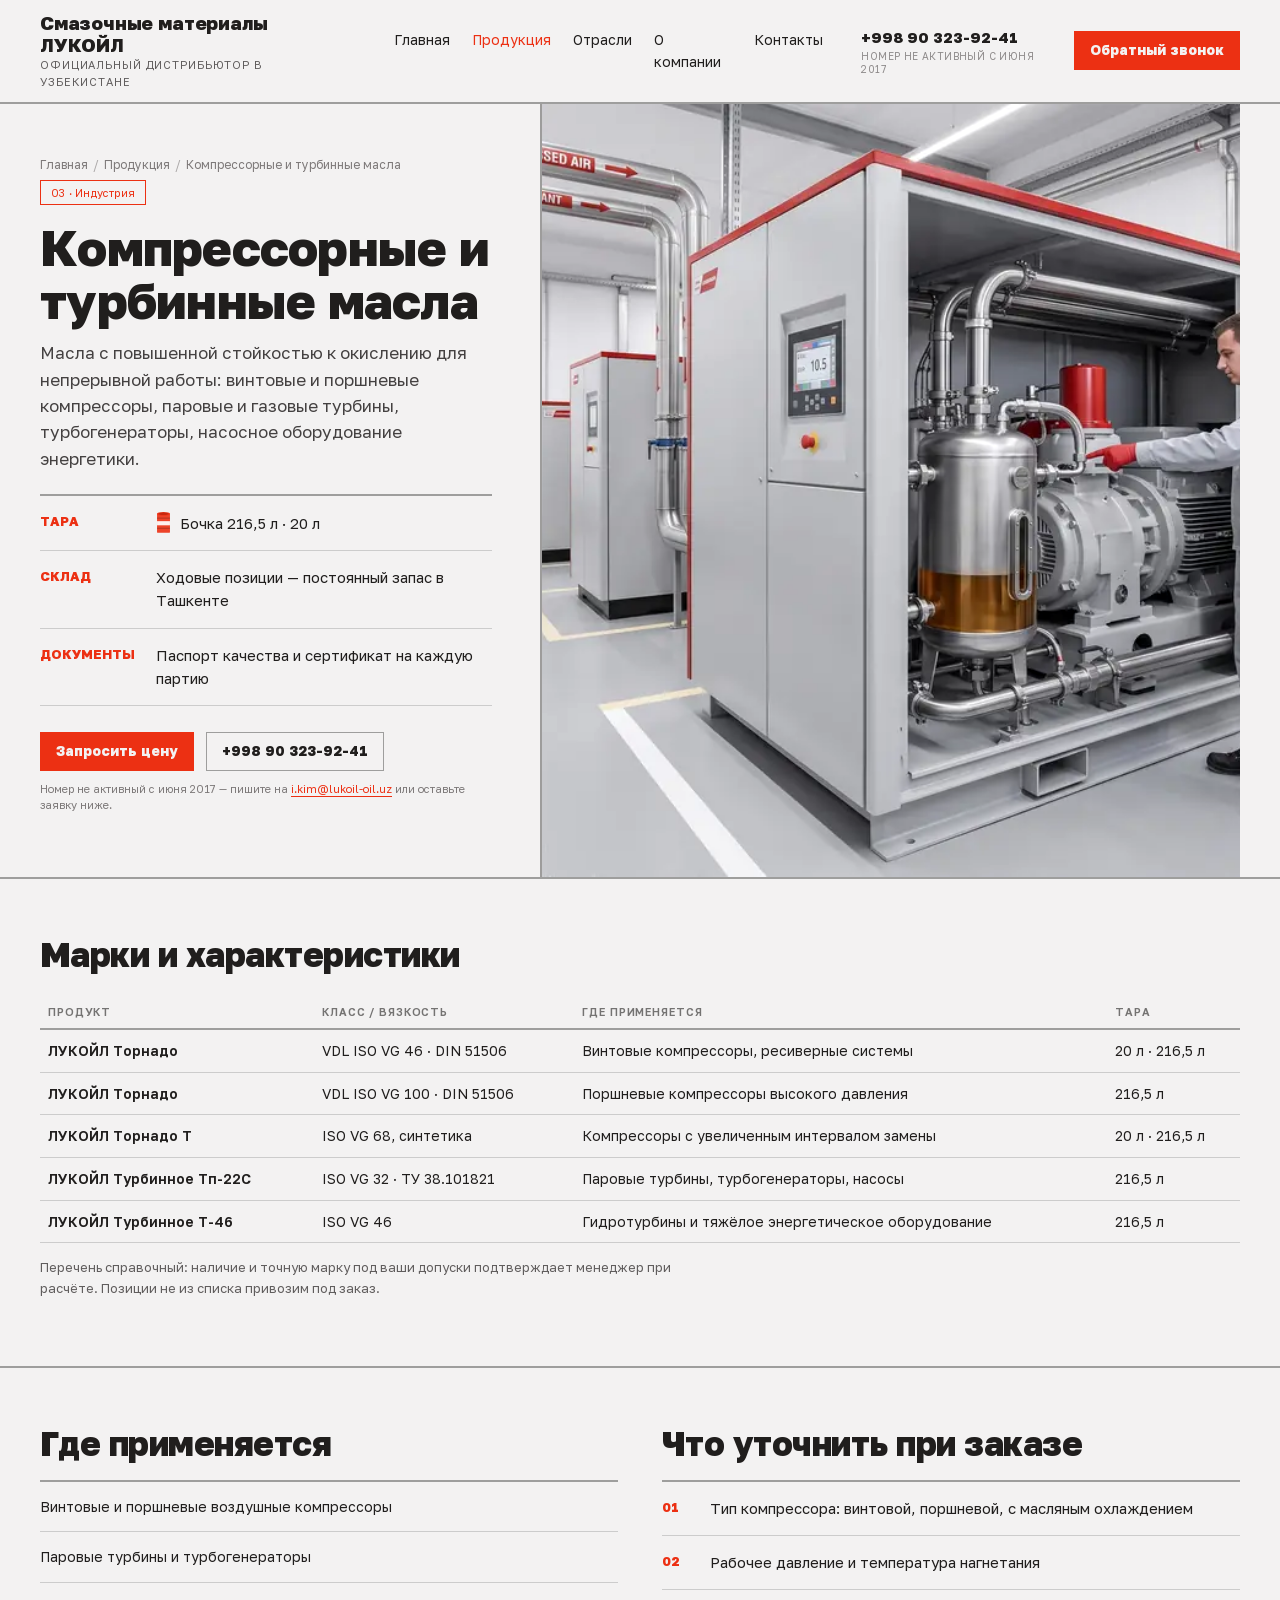
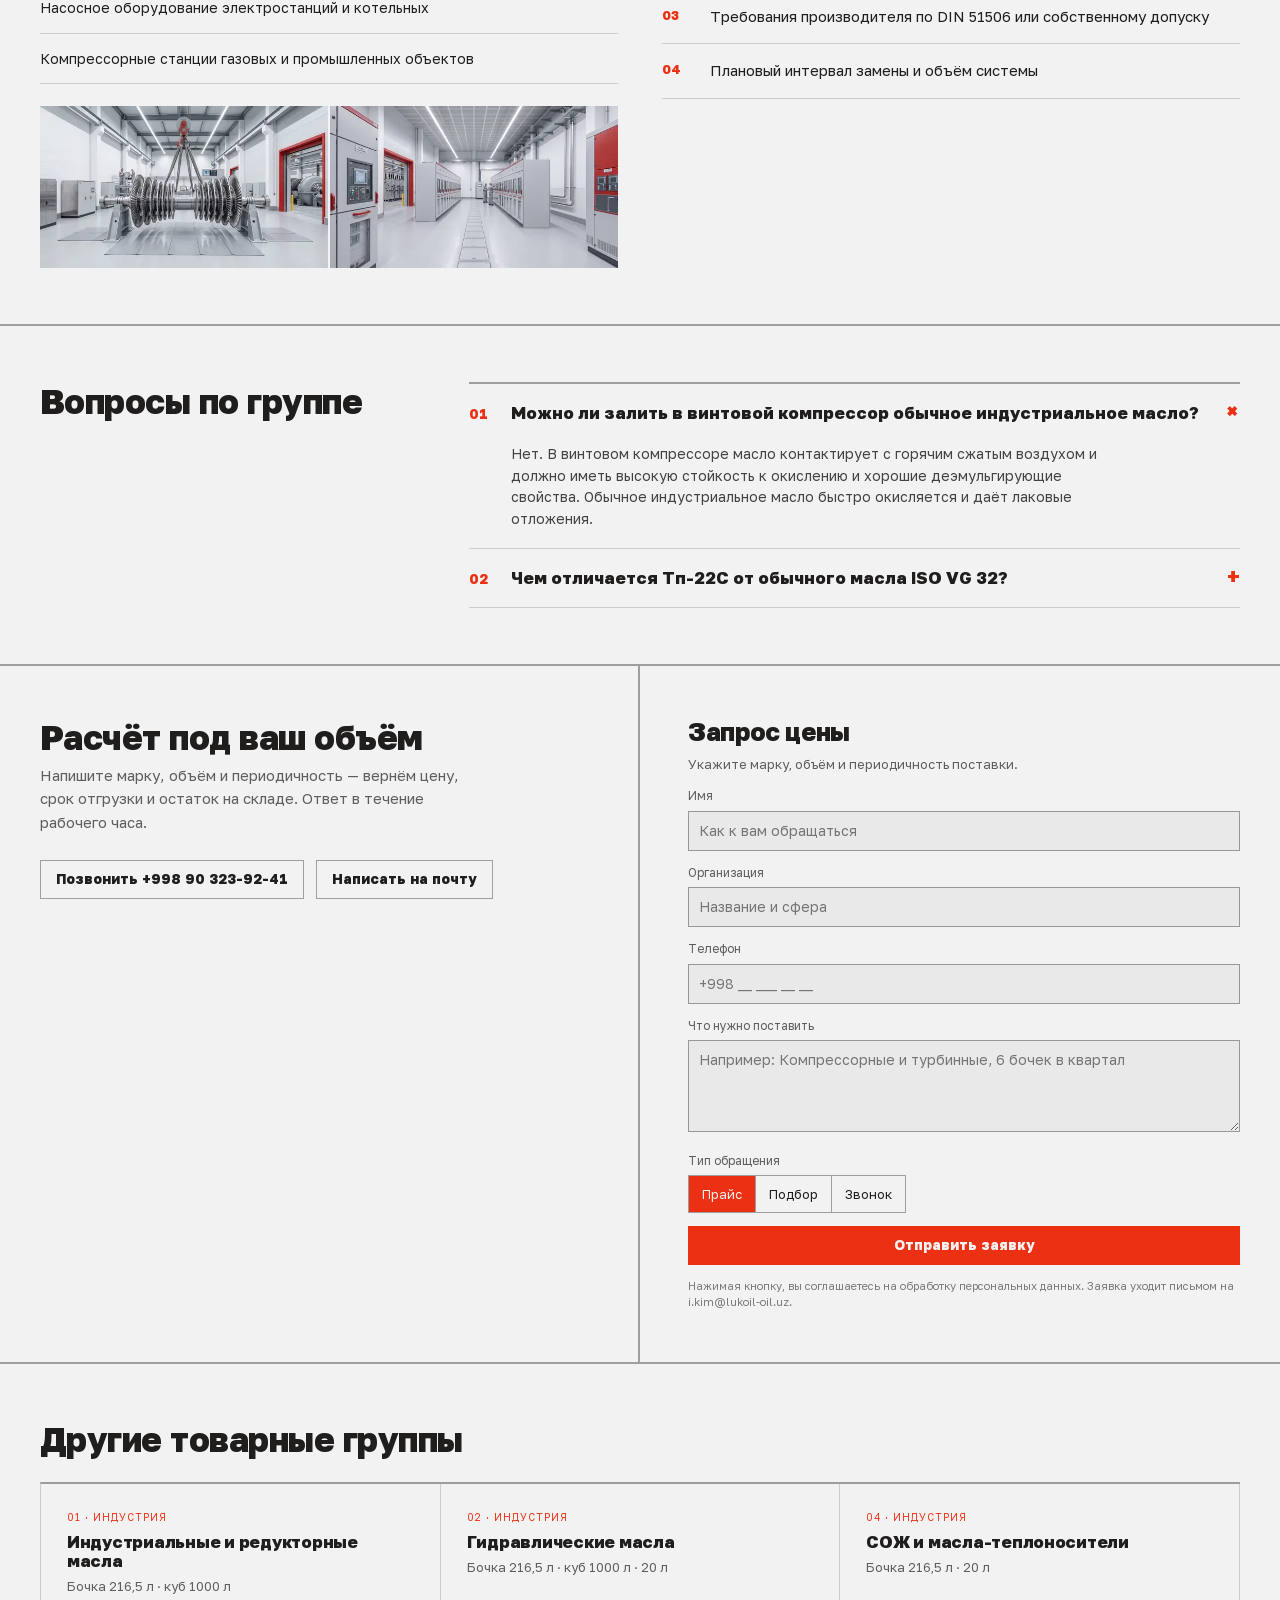
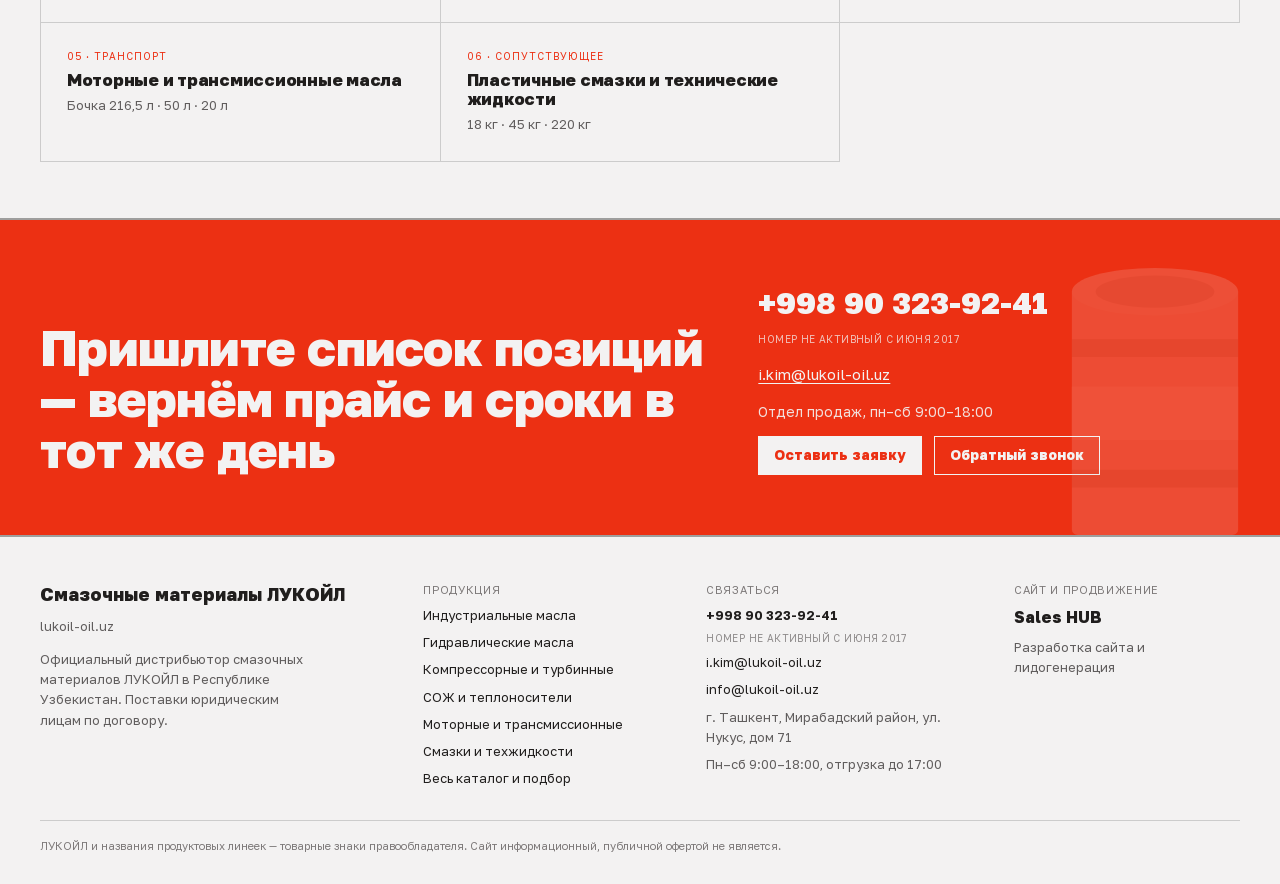
<file: compressor-turbine-oils.html>
<!DOCTYPE html>
<html lang="ru">
<head>
<meta charset="utf-8">
<meta name="viewport" content="width=device-width, initial-scale=1">
<title>Компрессорные и турбинные масла ЛУКОЙЛ — VDL 46, Тп-22С в Ташкенте</title>
<meta name="description" content="Компрессорные масла ЛУКОЙЛ Торнадо VDL 46/100 и турбинные Тп-22С для энергетического оборудования. Бочки 216,5 л, склад в Ташкенте, паспорт качества.">
<link rel="canonical" href="https://lukoil-oil.uz/compressor-turbine-oils.html">
<meta name="robots" content="index, follow, max-image-preview:large, max-snippet:-1">
<meta name="geo.region" content="UZ-TK">
<meta name="geo.placename" content="Ташкент">
<meta name="theme-color" content="#ec3013">
<meta name="format-detection" content="telephone=no">
<meta property="og:type" content="website">
<meta property="og:site_name" content="Смазочные материалы ЛУКОЙЛ — Узбекистан">
<meta property="og:title" content="Компрессорные и турбинные масла ЛУКОЙЛ — VDL 46, Тп-22С в Ташкенте">
<meta property="og:description" content="Компрессорные масла ЛУКОЙЛ Торнадо VDL 46/100 и турбинные Тп-22С для энергетического оборудования. Бочки 216,5 л, склад в Ташкенте, паспорт качества.">
<meta property="og:url" content="https://lukoil-oil.uz/compressor-turbine-oils.html">
<meta property="og:image" content="https://lukoil-oil.uz/img/ind-compressor.jpg">
<meta property="og:locale" content="ru_RU">
<meta name="twitter:card" content="summary_large_image">
<link rel="preload" href="fonts/golos-cyr.woff2" as="font" type="font/woff2" crossorigin>
<link rel="preload" href="fonts/golos-lat.woff2" as="font" type="font/woff2" crossorigin>
<link rel="preload" as="image" href="img/ind-compressor.webp?v=18" type="image/webp" fetchpriority="high">
<link rel="stylesheet" href="site.css?v=18">
<link rel="icon" href="favicon.ico" sizes="any">
<link rel="apple-touch-icon" href="apple-touch-icon.png">
<script type="application/ld+json">[{"@context":"https://schema.org","@type":"Organization","@id":"https://lukoil-oil.uz/#org","name":"Смазочные материалы ЛУКОЙЛ — дистрибьютор в Узбекистане","url":"https://lukoil-oil.uz/","email":"i.kim@lukoil-oil.uz","telephone":"+998 90 323-92-41","address":{"@type":"PostalAddress","addressCountry":"UZ","addressLocality":"Ташкент","addressRegion":"Мирабадский район","streetAddress":"ул. Нукус, 71"},"areaServed":{"@type":"Country","name":"Узбекистан"}},{"@context":"https://schema.org","@type":"BreadcrumbList","itemListElement":[{"@type":"ListItem","position":1,"name":"Главная","item":"https://lukoil-oil.uz/index.html"},{"@type":"ListItem","position":2,"name":"Продукция","item":"https://lukoil-oil.uz/products.html"},{"@type":"ListItem","position":3,"name":"Компрессорные и турбинные масла"}]},{"@context":"https://schema.org","@type":"FAQPage","mainEntity":[{"@type":"Question","name":"Можно ли залить в винтовой компрессор обычное индустриальное масло?","acceptedAnswer":{"@type":"Answer","text":"Нет. В винтовом компрессоре масло контактирует с горячим сжатым воздухом и должно иметь высокую стойкость к окислению и хорошие деэмульгирующие свойства. Обычное индустриальное масло быстро окисляется и даёт лаковые отложения."}},{"@type":"Question","name":"Чем отличается Тп-22С от обычного масла ISO VG 32?","acceptedAnswer":{"@type":"Answer","text":"Турбинное масло с присадками (индекс «п») стабильно работает тысячи часов без замены и не образует стойких эмульсий с водой — критично для конденсационных турбин."}}]},{"@context":"https://schema.org","@type":"Product","name":"Компрессорные и турбинные масла ЛУКОЙЛ","description":"Компрессорные масла ЛУКОЙЛ Торнадо VDL 46/100 и турбинные Тп-22С для энергетического оборудования. Бочки 216,5 л, склад в Ташкенте, паспорт качества.","brand":{"@type":"Brand","name":"ЛУКОЙЛ"},"image":"https://lukoil-oil.uz/img/ind-compressor.jpg","offers":{"@type":"AggregateOffer","priceCurrency":"UZS","availability":"https://schema.org/InStock","seller":{"@id":"https://lukoil-oil.uz/#org"}}}]</script>
</head>
<body>
<a class="skip" href="#main">К основному содержанию</a>
<header class="hdr">
<div class="hdr__in">
<a class="brand" href="index.html">
<b>Смазочные материалы ЛУКОЙЛ</b>
<span>Официальный дистрибьютор в Узбекистане</span>
</a>
<nav class="nav" id="nav" aria-label="Основная навигация"><a href="index.html">Главная</a><a href="products.html" aria-current="page">Продукция</a><a href="industries.html">Отрасли</a><a href="about.html">О компании</a><a href="contacts.html">Контакты</a></nav>
<div class="hdr__cta">
<a class="hdr__tel" href="tel:+998903239241">
<b>+998 90 323-92-41</b>
<span class="note">номер не активный с июня 2017</span>
</a>
<button class="btn btn-primary" type="button" data-callback>Обратный звонок</button>
<button class="burger" type="button" id="burger" aria-label="Меню" aria-expanded="false"
aria-controls="nav"><span></span></button>
</div>
</div>
</header>
<main id="main">
<section class="sec"><div class="wrap"><div class="split split--narrow split--rev">
<div class="split__media grayscale"><picture><source media="(max-width:900px)" srcset="img/ind-compressor-m.webp?v=18" type="image/webp"><source media="(max-width:900px)" srcset="img/ind-compressor-m.jpg?v=18" type="image/jpeg"><source srcset="img/ind-compressor.webp?v=18" type="image/webp"><img src="img/ind-compressor.jpg?v=18" alt="Компрессорная установка с маслосистемой" width="1120" height="628" decoding="async" fetchpriority="high"></picture></div>
<div class="split__body" style="padding-left:0">
<nav class="crumbs" aria-label="Хлебные крошки"><a href="index.html">Главная</a> <span class="crumbs__s">/</span> <a href="products.html">Продукция</a> <span class="crumbs__s">/</span> Компрессорные и турбинные масла</nav>
<span class="tag tag-outline">03 · Индустрия</span>
<h1 style="margin:16px 0 14px">Компрессорные и турбинные масла</h1>
<p class="lead" style="max-width:56ch">Масла с повышенной стойкостью к окислению для непрерывной работы: винтовые и поршневые компрессоры, паровые и газовые турбины, турбогенераторы, насосное оборудование энергетики.</p>
<div class="rows" style="margin-top:22px">
<div><b>ТАРА</b><span class="withdrum"><svg class="drum" viewBox="0 0 64 104" aria-hidden="true" focusable="false"><path d="M4 12h56v80a2 2 0 0 1-2 2H6a2 2 0 0 1-2-2V12Z" fill="currentColor" opacity=".9"/><ellipse cx="32" cy="12" rx="28" ry="8" fill="currentColor"/><ellipse cx="32" cy="12" rx="20" ry="5.4" fill="#000" opacity=".16"/><rect x="4" y="28" width="56" height="6" fill="#000" opacity=".18"/><rect x="4" y="72" width="56" height="6" fill="#000" opacity=".18"/><rect x="4" y="44" width="56" height="18" fill="#fff" opacity=".92"/></svg>Бочка 216,5 л · 20 л</span></div>
<div><b>СКЛАД</b><span>Ходовые позиции — постоянный запас в Ташкенте</span></div>
<div><b>ДОКУМЕНТЫ</b><span>Паспорт качества и сертификат на каждую партию</span></div>
</div>
<div class="actions">
<a class="btn btn-primary" href="#request">Запросить цену</a>
<a class="btn btn-secondary" href="tel:+998903239241">+998 90 323-92-41</a>
</div>
<p class="fineprint" style="margin-top:10px">Номер не активный с июня 2017 — пишите на
<a href="mailto:i.kim@lukoil-oil.uz">i.kim@lukoil-oil.uz</a> или оставьте заявку ниже.</p>
</div>
</div></div></section>
<section class="sec"><div class="wrap sec-pad">
<h2>Марки и характеристики</h2>
<div class="tablewrap" style="margin-top:22px"><table class="table">
<thead><tr><th>Продукт</th><th>Класс / вязкость</th><th>Где применяется</th><th>Тара</th></tr></thead><tbody><tr><td style="font-weight:600">ЛУКОЙЛ Торнадо</td><td>VDL ISO VG 46 · DIN 51506</td><td>Винтовые компрессоры, ресиверные системы</td><td>20 л · 216,5 л</td></tr><tr><td style="font-weight:600">ЛУКОЙЛ Торнадо</td><td>VDL ISO VG 100 · DIN 51506</td><td>Поршневые компрессоры высокого давления</td><td>216,5 л</td></tr><tr><td style="font-weight:600">ЛУКОЙЛ Торнадо Т</td><td>ISO VG 68, синтетика</td><td>Компрессоры с увеличенным интервалом замены</td><td>20 л · 216,5 л</td></tr><tr><td style="font-weight:600">ЛУКОЙЛ Турбинное Тп-22С</td><td>ISO VG 32 · ТУ 38.101821</td><td>Паровые турбины, турбогенераторы, насосы</td><td>216,5 л</td></tr><tr><td style="font-weight:600">ЛУКОЙЛ Турбинное Т-46</td><td>ISO VG 46</td><td>Гидротурбины и тяжёлое энергетическое оборудование</td><td>216,5 л</td></tr></tbody>
</table></div>
<p class="small muted" style="margin-top:14px;max-width:80ch">Перечень справочный: наличие
и точную марку под ваши допуски подтверждает менеджер при расчёте. Позиции не из списка
привозим под заказ.</p>
</div></section>
<section class="sec"><div class="wrap sec-pad">
<div style="display:grid;grid-template-columns:1fr 1fr;gap:44px" data-two>
<div>
<h2>Где применяется</h2>
<div style="margin-top:18px;border-top:2px solid var(--divider)"><div style="padding:14px 20px 14px 0;border-bottom:1px solid var(--hair);font-size:14px">Винтовые и поршневые воздушные компрессоры</div><div style="padding:14px 20px 14px 0;border-bottom:1px solid var(--hair);font-size:14px">Паровые турбины и турбогенераторы</div><div style="padding:14px 20px 14px 0;border-bottom:1px solid var(--hair);font-size:14px">Насосное оборудование электростанций и котельных</div><div style="padding:14px 20px 14px 0;border-bottom:1px solid var(--hair);font-size:14px">Компрессорные станции газовых и промышленных объектов</div></div>
<div class="shots"><div class="shots__i grayscale"><picture><source srcset="img/ind-turbine-t.webp?v=18" type="image/webp"><img src="img/ind-turbine-t.jpg?v=18" alt="Ротор турбины на стенде обслуживания" width="560" height="315" decoding="async" loading="lazy"></picture></div><div class="shots__i grayscale"><picture><source srcset="img/ind-power-t.webp?v=18" type="image/webp"><img src="img/ind-power-t.jpg?v=18" alt="Распределительное устройство предприятия" width="560" height="315" decoding="async" loading="lazy"></picture></div></div>
</div>
<div>
<h2>Что уточнить при заказе</h2>
<div class="rows" style="margin-top:18px"><div><b class="num">01</b><span>Тип компрессора: винтовой, поршневой, с масляным охлаждением</span></div><div><b class="num">02</b><span>Рабочее давление и температура нагнетания</span></div><div><b class="num">03</b><span>Требования производителя по DIN 51506 или собственному допуску</span></div><div><b class="num">04</b><span>Плановый интервал замены и объём системы</span></div></div>
</div>
</div>
</div></section>
<section class="sec"><div class="wrap sec-pad"
style="display:grid;grid-template-columns:1fr 2fr;gap:44px" data-faqgrid>
<h2 style="margin:0">Вопросы по группе</h2>
<div class="faq"><details open><summary><span class="n">01</span><span>Можно ли залить в винтовой компрессор обычное индустриальное масло?</span><span class="s">+</span></summary><p>Нет. В винтовом компрессоре масло контактирует с горячим сжатым воздухом и должно иметь высокую стойкость к окислению и хорошие деэмульгирующие свойства. Обычное индустриальное масло быстро окисляется и даёт лаковые отложения.</p></details><details><summary><span class="n">02</span><span>Чем отличается Тп-22С от обычного масла ISO VG 32?</span><span class="s">+</span></summary><p>Турбинное масло с присадками (индекс «п») стабильно работает тысячи часов без замены и не образует стойких эмульсий с водой — критично для конденсационных турбин.</p></details></div>
</div></section>
<section class="sec" id="request"><div class="wrap"><div class="split">
<div class="split__body" style="padding-left:0;padding-right:48px;border-right:2px solid var(--divider)">
<h2>Расчёт под ваш объём</h2>
<p class="muted" style="max-width:48ch">Напишите марку, объём и периодичность — вернём цену,
срок отгрузки и остаток на складе. Ответ в течение рабочего часа.</p>
<div class="actions">
<a class="btn btn-secondary" href="tel:+998903239241">Позвонить +998 90 323-92-41</a>
<a class="btn btn-secondary" href="mailto:i.kim@lukoil-oil.uz">Написать на почту</a>
</div>
</div>
<div class="split__body"><div>
<form class="form" data-mailform>
<div>
<h3>Запрос цены</h3>
<p class="small muted" style="margin:0">Укажите марку, объём и периодичность поставки.</p>
</div>
<div class="field"><label for="c-name">Имя</label>
<input class="input" id="c-name" name="name" autocomplete="name" placeholder="Как к вам обращаться" required></div>
<div class="field"><label for="c-company">Организация</label>
<input class="input" id="c-company" name="company" autocomplete="organization" placeholder="Название и сфера"></div>
<div class="field"><label for="c-phone">Телефон</label>
<input class="input" id="c-phone" name="phone" type="tel" autocomplete="tel" placeholder="+998 __ ___ __ __" required></div>
<div class="field"><label for="c-note">Что нужно поставить</label>
<textarea class="input" id="c-note" name="note" placeholder="Например: Компрессорные и турбинные, 6 бочек в квартал"></textarea></div>
<div class="field"><label>Тип обращения</label><div class="seg"><label class="seg-opt"><input type="radio" name="kind" value="Прайс" checked><span>Прайс</span></label><label class="seg-opt"><input type="radio" name="kind" value="Подбор"><span>Подбор</span></label><label class="seg-opt"><input type="radio" name="kind" value="Звонок"><span>Звонок</span></label></div></div>
<button class="btn btn-primary btn-block" type="submit">Отправить заявку</button>
<p class="fineprint" style="margin:0">Нажимая кнопку, вы соглашаетесь на обработку персональных
данных. Заявка уходит письмом на i.kim@lukoil-oil.uz.</p>
</form>
<div class="ok" data-sent hidden>
<span class="tag tag-accent" style="align-self:flex-start">Заявка сформирована</span>
<h3 style="margin:0">Спасибо<span data-sent-name></span></h3>
<p class="small" style="margin:0">Письмо открылось в вашей почтовой программе — проверьте и отправьте.
Если этого не произошло, напишите нам напрямую:
<a href="mailto:i.kim@lukoil-oil.uz" data-sent-link>i.kim@lukoil-oil.uz</a> или позвоните
<a href="tel:+998903239241">+998 90 323-92-41</a>.</p>
<button class="btn btn-secondary" type="button" data-again style="align-self:flex-start">Заполнить ещё раз</button>
</div>
</div></div>
</div></div></section>
<section class="sec"><div class="wrap sec-pad">
<h2>Другие товарные группы</h2>
<div class="grid g3" style="margin-top:24px"><a href="industrial-oils.html" style="text-decoration:none;color:inherit;display:flex;flex-direction:column;gap:6px"><div class="kicker">01 · Индустрия</div><h3 style="font-size:17px;margin:0">Индустриальные и редукторные масла</h3><p class="small muted" style="margin:0">Бочка 216,5 л · куб 1000 л</p></a><a href="hydraulic-oils.html" style="text-decoration:none;color:inherit;display:flex;flex-direction:column;gap:6px"><div class="kicker">02 · Индустрия</div><h3 style="font-size:17px;margin:0">Гидравлические масла</h3><p class="small muted" style="margin:0">Бочка 216,5 л · куб 1000 л · 20 л</p></a><a href="coolants.html" style="text-decoration:none;color:inherit;display:flex;flex-direction:column;gap:6px"><div class="kicker">04 · Индустрия</div><h3 style="font-size:17px;margin:0">СОЖ и масла-теплоносители</h3><p class="small muted" style="margin:0">Бочка 216,5 л · 20 л</p></a><a href="motor-transmission-oils.html" style="text-decoration:none;color:inherit;display:flex;flex-direction:column;gap:6px"><div class="kicker">05 · Транспорт</div><h3 style="font-size:17px;margin:0">Моторные и трансмиссионные масла</h3><p class="small muted" style="margin:0">Бочка 216,5 л · 50 л · 20 л</p></a><a href="greases.html" style="text-decoration:none;color:inherit;display:flex;flex-direction:column;gap:6px"><div class="kicker">06 · Сопутствующее</div><h3 style="font-size:17px;margin:0">Пластичные смазки и технические жидкости</h3><p class="small muted" style="margin:0">18 кг · 45 кг · 220 кг</p></a></div>
</div></section>
<section class="cta">
<div class="wrap"><div class="cta__in">
<div class="cta__drum"><svg class="drum" viewBox="0 0 64 104" aria-hidden="true" focusable="false"><path d="M4 12h56v80a2 2 0 0 1-2 2H6a2 2 0 0 1-2-2V12Z" fill="currentColor" opacity=".9"/><ellipse cx="32" cy="12" rx="28" ry="8" fill="currentColor"/><ellipse cx="32" cy="12" rx="20" ry="5.4" fill="#000" opacity=".16"/><rect x="4" y="28" width="56" height="6" fill="#000" opacity=".18"/><rect x="4" y="72" width="56" height="6" fill="#000" opacity=".18"/><rect x="4" y="44" width="56" height="18" fill="#fff" opacity=".92"/></svg></div>
<h2>Пришлите список позиций — вернём прайс и сроки в тот же день</h2>
<div class="cta__side">
<div>
<a class="cta__tel" href="tel:+998903239241">+998 90 323-92-41</a>
<span class="note" style="color:var(--bg);opacity:.75">номер не активный с июня 2017</span>
</div>
<a href="mailto:i.kim@lukoil-oil.uz" style="font-size:15px">i.kim@lukoil-oil.uz</a>
<span style="font-size:14px;opacity:.9">Отдел продаж, пн–сб 9:00–18:00</span>
<div style="display:flex;gap:12px;flex-wrap:wrap">
<a class="btn btn-inv" href="contacts.html">Оставить заявку</a>
<button class="btn btn-out-inv" type="button" data-callback>Обратный звонок</button>
</div>
</div>
</div></div>
</section>
</main>
<footer class="foot">
<div class="wrap">
<div class="foot__grid">
<div class="foot__col">
<span class="foot__brand">Смазочные материалы ЛУКОЙЛ</span>
<span class="muted">lukoil-oil.uz</span>
<p class="muted" style="margin:6px 0 0;max-width:34ch">Официальный дистрибьютор смазочных
материалов ЛУКОЙЛ в Республике Узбекистан. Поставки юридическим лицам по договору.</p>
</div>
<div class="foot__col">
<span class="tiny">Продукция</span>
<a href="industrial-oils.html">Индустриальные масла</a><a href="hydraulic-oils.html">Гидравлические масла</a><a href="compressor-turbine-oils.html">Компрессорные и турбинные</a><a href="coolants.html">СОЖ и теплоносители</a><a href="motor-transmission-oils.html">Моторные и трансмиссионные</a><a href="greases.html">Смазки и техжидкости</a>
<a href="products.html">Весь каталог и подбор</a>
</div>
<div class="foot__col">
<span class="tiny">Связаться</span>
<a href="tel:+998903239241"><b>+998 90 323-92-41</b></a>
<span class="note">номер не активный с июня 2017</span>
<a href="mailto:i.kim@lukoil-oil.uz">i.kim@lukoil-oil.uz</a>
<a href="mailto:info@lukoil-oil.uz">info@lukoil-oil.uz</a>
<span class="muted">г. Ташкент, Мирабадский район, ул. Нукус, дом 71</span>
<span class="muted">Пн–сб 9:00–18:00, отгрузка до 17:00</span>
</div>
<div class="foot__col">
<span class="tiny">Сайт и продвижение</span>
<a class="foot__agency" href="https://sales-hub.uz/?utm_source=lukoil-oil.uz&amp;utm_medium=referral&amp;utm_campaign=footer" target="_blank" rel="noopener">Sales HUB</a>
<span class="muted">Разработка сайта и лидогенерация</span>
</div>
</div>
<div class="foot__bar">
ЛУКОЙЛ и названия продуктовых линеек — товарные знаки правообладателя.
Сайт информационный, публичной офертой не является.
</div>
</div>
</footer>
<div class="modal" id="callback" hidden>
<div class="modal__box" role="dialog" aria-modal="true" aria-labelledby="cb-t">
<form class="form" data-mailform>
<div class="modal__title" id="cb-t">Обратный звонок</div>
<p class="small muted" style="margin:0">Оставьте номер — перезвоним в рабочее время.
Или позвоните сами: <a href="tel:+998903239241">+998 90 323-92-41</a>.</p>
<input type="hidden" name="kind" value="Обратный звонок">
<div class="field"><label for="cb-name">Имя</label>
<input class="input" id="cb-name" name="name" placeholder="Как к вам обращаться" required></div>
<div class="field"><label for="cb-phone">Телефон</label>
<input class="input" id="cb-phone" name="phone" type="tel" placeholder="+998 __ ___ __ __" required></div>
<div class="modal__actions">
<button class="btn btn-secondary" type="button" data-close>Отмена</button>
<button class="btn btn-primary" type="submit">Жду звонка</button>
</div>
</form>
<div class="ok" data-sent hidden>
<span class="tag tag-accent" style="align-self:flex-start">Принято</span>
<p class="small" style="margin:0">Письмо с вашим номером открылось в почтовой программе.
Если нет — напишите на <a href="mailto:i.kim@lukoil-oil.uz" data-sent-link>i.kim@lukoil-oil.uz</a>.</p>
<div class="modal__actions"><button class="btn btn-primary" type="button" data-close>Закрыть</button></div>
</div>
</div>
</div>
<nav class="mbar" aria-label="Быстрая связь">
<a href="tel:+998903239241">Позвонить</a>
<a href="mailto:i.kim@lukoil-oil.uz">Написать</a>
</nav>
<script src="site.js?v=18" defer></script>
</body>
</html>
</file>
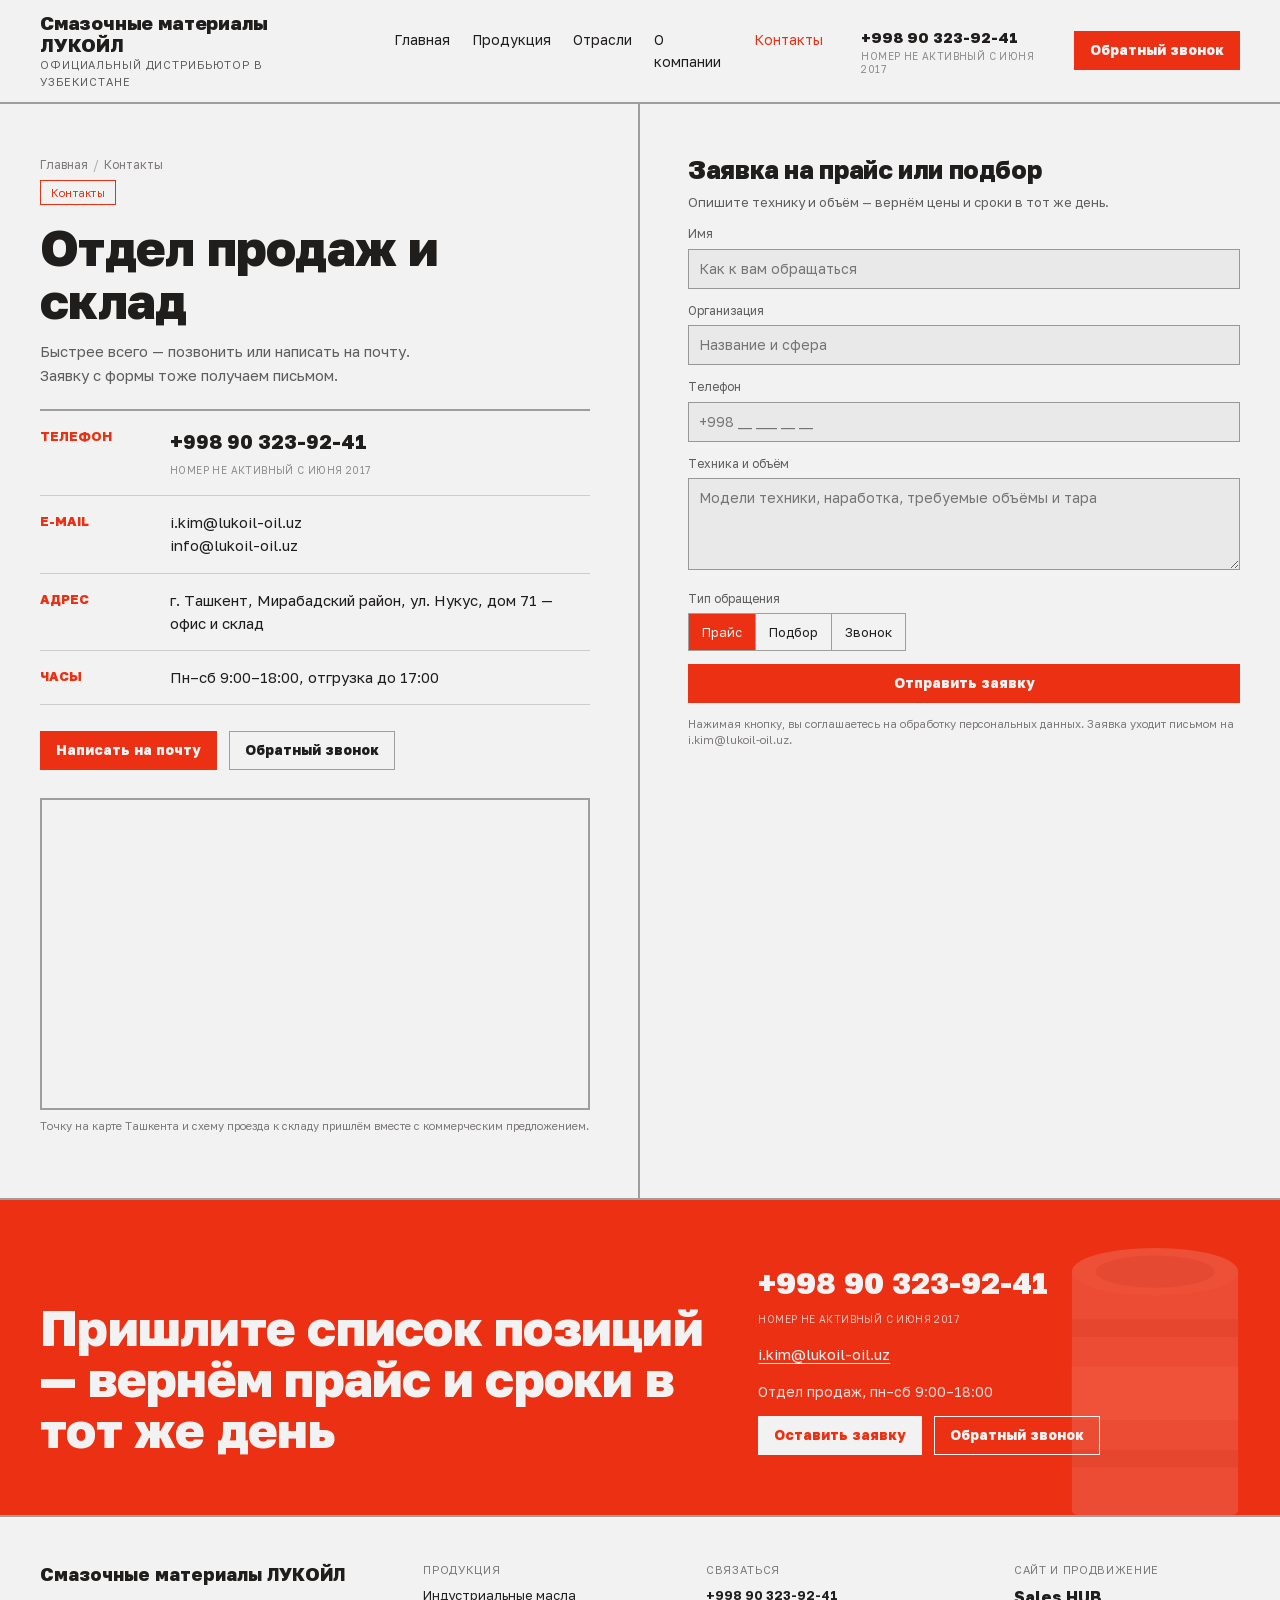
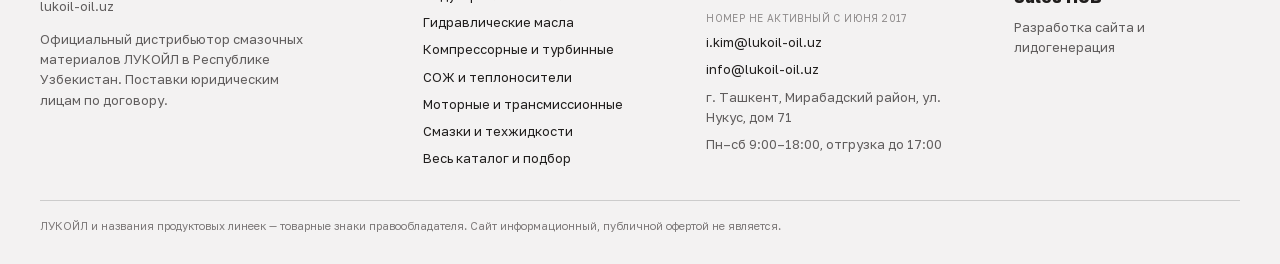
<file: contacts.html>
<!DOCTYPE html>
<html lang="ru">
<head>
<meta charset="utf-8">
<meta name="viewport" content="width=device-width, initial-scale=1">
<title>Контакты — отдел продаж и склад в Ташкенте, lukoil-oil.uz</title>
<meta name="description" content="Телефон, почта и адрес склада: г. Ташкент, Мирабадский район, ул. Нукус, 71. Пн–сб 9:00–18:00, отгрузка до 17:00. Заявка на прайс и подбор масла.">
<link rel="canonical" href="https://lukoil-oil.uz/contacts.html">
<meta name="robots" content="index, follow, max-image-preview:large, max-snippet:-1">
<meta name="geo.region" content="UZ-TK">
<meta name="geo.placename" content="Ташкент">
<meta name="theme-color" content="#ec3013">
<meta name="format-detection" content="telephone=no">
<meta property="og:type" content="website">
<meta property="og:site_name" content="Смазочные материалы ЛУКОЙЛ — Узбекистан">
<meta property="og:title" content="Контакты — отдел продаж и склад в Ташкенте, lukoil-oil.uz">
<meta property="og:description" content="Телефон, почта и адрес склада: г. Ташкент, Мирабадский район, ул. Нукус, 71. Пн–сб 9:00–18:00, отгрузка до 17:00. Заявка на прайс и подбор масла.">
<meta property="og:url" content="https://lukoil-oil.uz/contacts.html">
<meta property="og:image" content="https://lukoil-oil.uz/img/map.jpg">
<meta property="og:locale" content="ru_RU">
<meta name="twitter:card" content="summary_large_image">
<link rel="preload" href="fonts/golos-cyr.woff2" as="font" type="font/woff2" crossorigin>
<link rel="preload" href="fonts/golos-lat.woff2" as="font" type="font/woff2" crossorigin>
<link rel="stylesheet" href="site.css?v=18">
<link rel="icon" href="favicon.ico" sizes="any">
<link rel="apple-touch-icon" href="apple-touch-icon.png">
<script type="application/ld+json">[{"@context":"https://schema.org","@type":"Organization","@id":"https://lukoil-oil.uz/#org","name":"Смазочные материалы ЛУКОЙЛ — дистрибьютор в Узбекистане","url":"https://lukoil-oil.uz/","email":"i.kim@lukoil-oil.uz","telephone":"+998 90 323-92-41","address":{"@type":"PostalAddress","addressCountry":"UZ","addressLocality":"Ташкент","addressRegion":"Мирабадский район","streetAddress":"ул. Нукус, 71"},"areaServed":{"@type":"Country","name":"Узбекистан"}},{"@context":"https://schema.org","@type":"BreadcrumbList","itemListElement":[{"@type":"ListItem","position":1,"name":"Главная","item":"https://lukoil-oil.uz/index.html"},{"@type":"ListItem","position":2,"name":"Контакты"}]},{"@context":"https://schema.org","@type":"ContactPage","url":"https://lukoil-oil.uz/contacts.html","mainEntity":{"@id":"https://lukoil-oil.uz/#org"}}]</script>
</head>
<body>
<a class="skip" href="#main">К основному содержанию</a>
<header class="hdr">
<div class="hdr__in">
<a class="brand" href="index.html">
<b>Смазочные материалы ЛУКОЙЛ</b>
<span>Официальный дистрибьютор в Узбекистане</span>
</a>
<nav class="nav" id="nav" aria-label="Основная навигация"><a href="index.html">Главная</a><a href="products.html">Продукция</a><a href="industries.html">Отрасли</a><a href="about.html">О компании</a><a href="contacts.html" aria-current="page">Контакты</a></nav>
<div class="hdr__cta">
<a class="hdr__tel" href="tel:+998903239241">
<b>+998 90 323-92-41</b>
<span class="note">номер не активный с июня 2017</span>
</a>
<button class="btn btn-primary" type="button" data-callback>Обратный звонок</button>
<button class="burger" type="button" id="burger" aria-label="Меню" aria-expanded="false"
aria-controls="nav"><span></span></button>
</div>
</div>
</header>
<main id="main">
<section class="sec"><div class="wrap"><div class="split">
<div class="split__body" style="padding-left:0;padding-right:48px;border-right:2px solid var(--divider)">
<nav class="crumbs" aria-label="Хлебные крошки"><a href="index.html">Главная</a> <span class="crumbs__s">/</span> Контакты</nav>
<span class="tag tag-outline">Контакты</span>
<h1 style="margin:16px 0 14px">Отдел продаж и склад</h1>
<p class="muted" style="max-width:46ch">Быстрее всего — позвонить или написать на почту.
Заявку с формы тоже получаем письмом.</p>
<div class="rows" style="margin-top:22px">
<div><b style="min-width:110px">ТЕЛЕФОН</b>
<span><a href="tel:+998903239241" style="font-weight:800;font-size:20px;color:inherit;
text-decoration:none">+998 90 323-92-41</a><br><span class="note">номер не активный с июня 2017</span></span></div>
<div><b style="min-width:110px">E-MAIL</b>
<span><a href="mailto:i.kim@lukoil-oil.uz" style="color:inherit;text-decoration:none">i.kim@lukoil-oil.uz</a><br>
<a href="mailto:info@lukoil-oil.uz" style="color:inherit;text-decoration:none">info@lukoil-oil.uz</a></span></div>
<div><b style="min-width:110px">АДРЕС</b><span>г. Ташкент, Мирабадский район, ул. Нукус, дом 71 — офис и склад</span></div>
<div><b style="min-width:110px">ЧАСЫ</b><span>Пн–сб 9:00–18:00, отгрузка до 17:00</span></div>
</div>
<div class="actions">
<a class="btn btn-primary" href="mailto:i.kim@lukoil-oil.uz">Написать на почту</a>
<button class="btn btn-secondary" type="button" data-callback>Обратный звонок</button>
</div>
<div style="margin-top:28px;border:2px solid var(--divider)">
<div class="grayscale"><picture><source media="(max-width:900px)" srcset="img/map-m.webp?v=18" type="image/webp"><source media="(max-width:900px)" srcset="img/map-m.jpg?v=18" type="image/jpeg"><source srcset="img/map.webp?v=18" type="image/webp"><img src="img/map.jpg?v=18" alt="Погрузочные доки складского комплекса" width="1120" height="630" decoding="async" loading="lazy"></picture></div>
</div>
<p class="fineprint" style="margin-top:8px">Точку на карте Ташкента и схему проезда
к складу пришлём вместе с коммерческим предложением.</p>
</div>
<div class="split__body"><div>
<form class="form" data-mailform>
<div>
<h3>Заявка на прайс или подбор</h3>
<p class="small muted" style="margin:0">Опишите технику и объём — вернём цены и сроки в тот же день.</p>
</div>
<div class="field"><label for="k-name">Имя</label>
<input class="input" id="k-name" name="name" autocomplete="name" placeholder="Как к вам обращаться" required></div>
<div class="field"><label for="k-company">Организация</label>
<input class="input" id="k-company" name="company" autocomplete="organization" placeholder="Название и сфера"></div>
<div class="field"><label for="k-phone">Телефон</label>
<input class="input" id="k-phone" name="phone" type="tel" autocomplete="tel" placeholder="+998 __ ___ __ __" required></div>
<div class="field"><label for="k-note">Техника и объём</label>
<textarea class="input" id="k-note" name="note" placeholder="Модели техники, наработка, требуемые объёмы и тара"></textarea></div>
<div class="field"><label>Тип обращения</label><div class="seg"><label class="seg-opt"><input type="radio" name="kind" value="Прайс" checked><span>Прайс</span></label><label class="seg-opt"><input type="radio" name="kind" value="Подбор"><span>Подбор</span></label><label class="seg-opt"><input type="radio" name="kind" value="Звонок"><span>Звонок</span></label></div></div>
<button class="btn btn-primary btn-block" type="submit">Отправить заявку</button>
<p class="fineprint" style="margin:0">Нажимая кнопку, вы соглашаетесь на обработку персональных
данных. Заявка уходит письмом на i.kim@lukoil-oil.uz.</p>
</form>
<div class="ok" data-sent hidden>
<span class="tag tag-accent" style="align-self:flex-start">Заявка сформирована</span>
<h3 style="margin:0">Спасибо<span data-sent-name></span></h3>
<p class="small" style="margin:0">Письмо открылось в вашей почтовой программе — проверьте и отправьте.
Если этого не произошло, напишите нам напрямую:
<a href="mailto:i.kim@lukoil-oil.uz" data-sent-link>i.kim@lukoil-oil.uz</a> или позвоните
<a href="tel:+998903239241">+998 90 323-92-41</a>.</p>
<button class="btn btn-secondary" type="button" data-again style="align-self:flex-start">Заполнить ещё раз</button>
</div>
</div></div>
</div></div></section>
<section class="cta">
<div class="wrap"><div class="cta__in">
<div class="cta__drum"><svg class="drum" viewBox="0 0 64 104" aria-hidden="true" focusable="false"><path d="M4 12h56v80a2 2 0 0 1-2 2H6a2 2 0 0 1-2-2V12Z" fill="currentColor" opacity=".9"/><ellipse cx="32" cy="12" rx="28" ry="8" fill="currentColor"/><ellipse cx="32" cy="12" rx="20" ry="5.4" fill="#000" opacity=".16"/><rect x="4" y="28" width="56" height="6" fill="#000" opacity=".18"/><rect x="4" y="72" width="56" height="6" fill="#000" opacity=".18"/><rect x="4" y="44" width="56" height="18" fill="#fff" opacity=".92"/></svg></div>
<h2>Пришлите список позиций — вернём прайс и сроки в тот же день</h2>
<div class="cta__side">
<div>
<a class="cta__tel" href="tel:+998903239241">+998 90 323-92-41</a>
<span class="note" style="color:var(--bg);opacity:.75">номер не активный с июня 2017</span>
</div>
<a href="mailto:i.kim@lukoil-oil.uz" style="font-size:15px">i.kim@lukoil-oil.uz</a>
<span style="font-size:14px;opacity:.9">Отдел продаж, пн–сб 9:00–18:00</span>
<div style="display:flex;gap:12px;flex-wrap:wrap">
<a class="btn btn-inv" href="contacts.html">Оставить заявку</a>
<button class="btn btn-out-inv" type="button" data-callback>Обратный звонок</button>
</div>
</div>
</div></div>
</section>
</main>
<footer class="foot">
<div class="wrap">
<div class="foot__grid">
<div class="foot__col">
<span class="foot__brand">Смазочные материалы ЛУКОЙЛ</span>
<span class="muted">lukoil-oil.uz</span>
<p class="muted" style="margin:6px 0 0;max-width:34ch">Официальный дистрибьютор смазочных
материалов ЛУКОЙЛ в Республике Узбекистан. Поставки юридическим лицам по договору.</p>
</div>
<div class="foot__col">
<span class="tiny">Продукция</span>
<a href="industrial-oils.html">Индустриальные масла</a><a href="hydraulic-oils.html">Гидравлические масла</a><a href="compressor-turbine-oils.html">Компрессорные и турбинные</a><a href="coolants.html">СОЖ и теплоносители</a><a href="motor-transmission-oils.html">Моторные и трансмиссионные</a><a href="greases.html">Смазки и техжидкости</a>
<a href="products.html">Весь каталог и подбор</a>
</div>
<div class="foot__col">
<span class="tiny">Связаться</span>
<a href="tel:+998903239241"><b>+998 90 323-92-41</b></a>
<span class="note">номер не активный с июня 2017</span>
<a href="mailto:i.kim@lukoil-oil.uz">i.kim@lukoil-oil.uz</a>
<a href="mailto:info@lukoil-oil.uz">info@lukoil-oil.uz</a>
<span class="muted">г. Ташкент, Мирабадский район, ул. Нукус, дом 71</span>
<span class="muted">Пн–сб 9:00–18:00, отгрузка до 17:00</span>
</div>
<div class="foot__col">
<span class="tiny">Сайт и продвижение</span>
<a class="foot__agency" href="https://sales-hub.uz/?utm_source=lukoil-oil.uz&amp;utm_medium=referral&amp;utm_campaign=footer" target="_blank" rel="noopener">Sales HUB</a>
<span class="muted">Разработка сайта и лидогенерация</span>
</div>
</div>
<div class="foot__bar">
ЛУКОЙЛ и названия продуктовых линеек — товарные знаки правообладателя.
Сайт информационный, публичной офертой не является.
</div>
</div>
</footer>
<div class="modal" id="callback" hidden>
<div class="modal__box" role="dialog" aria-modal="true" aria-labelledby="cb-t">
<form class="form" data-mailform>
<div class="modal__title" id="cb-t">Обратный звонок</div>
<p class="small muted" style="margin:0">Оставьте номер — перезвоним в рабочее время.
Или позвоните сами: <a href="tel:+998903239241">+998 90 323-92-41</a>.</p>
<input type="hidden" name="kind" value="Обратный звонок">
<div class="field"><label for="cb-name">Имя</label>
<input class="input" id="cb-name" name="name" placeholder="Как к вам обращаться" required></div>
<div class="field"><label for="cb-phone">Телефон</label>
<input class="input" id="cb-phone" name="phone" type="tel" placeholder="+998 __ ___ __ __" required></div>
<div class="modal__actions">
<button class="btn btn-secondary" type="button" data-close>Отмена</button>
<button class="btn btn-primary" type="submit">Жду звонка</button>
</div>
</form>
<div class="ok" data-sent hidden>
<span class="tag tag-accent" style="align-self:flex-start">Принято</span>
<p class="small" style="margin:0">Письмо с вашим номером открылось в почтовой программе.
Если нет — напишите на <a href="mailto:i.kim@lukoil-oil.uz" data-sent-link>i.kim@lukoil-oil.uz</a>.</p>
<div class="modal__actions"><button class="btn btn-primary" type="button" data-close>Закрыть</button></div>
</div>
</div>
</div>
<nav class="mbar" aria-label="Быстрая связь">
<a href="tel:+998903239241">Позвонить</a>
<a href="mailto:i.kim@lukoil-oil.uz">Написать</a>
</nav>
<script src="site.js?v=18" defer></script>
</body>
</html>
</file>
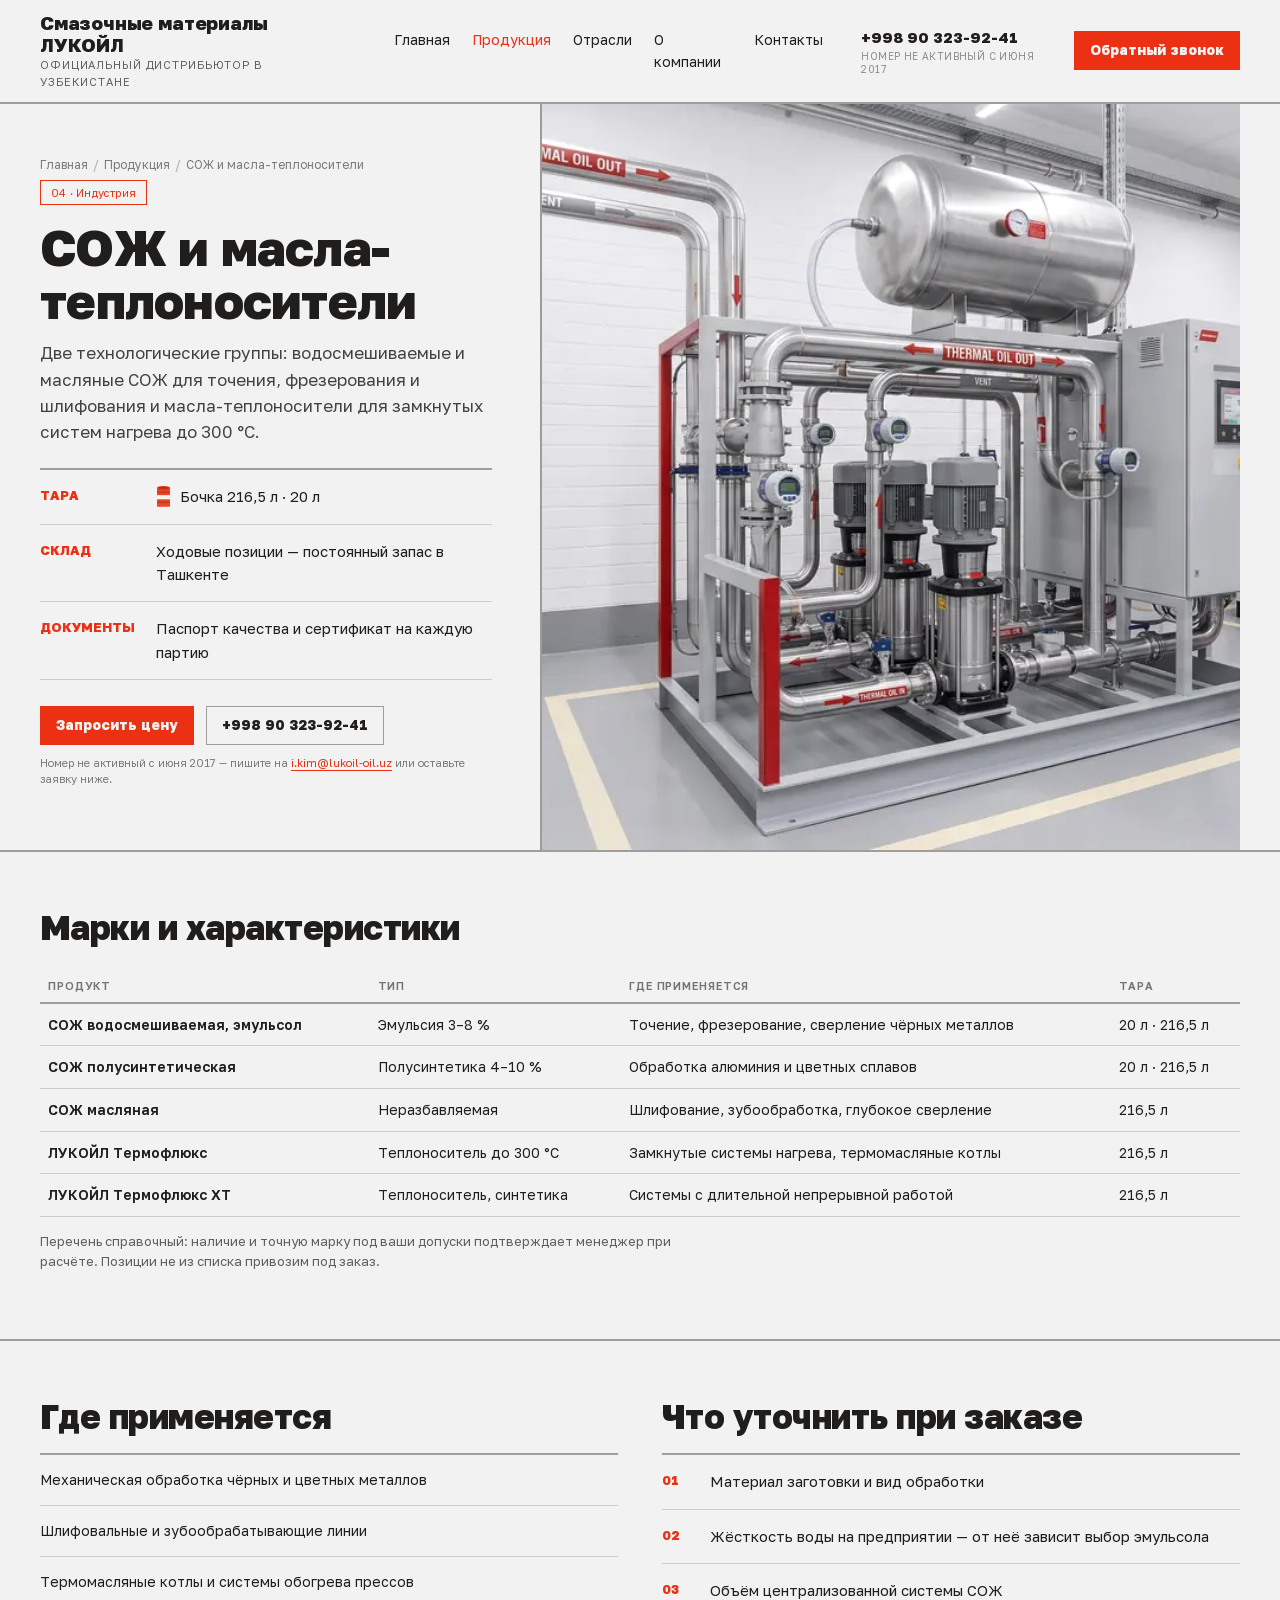
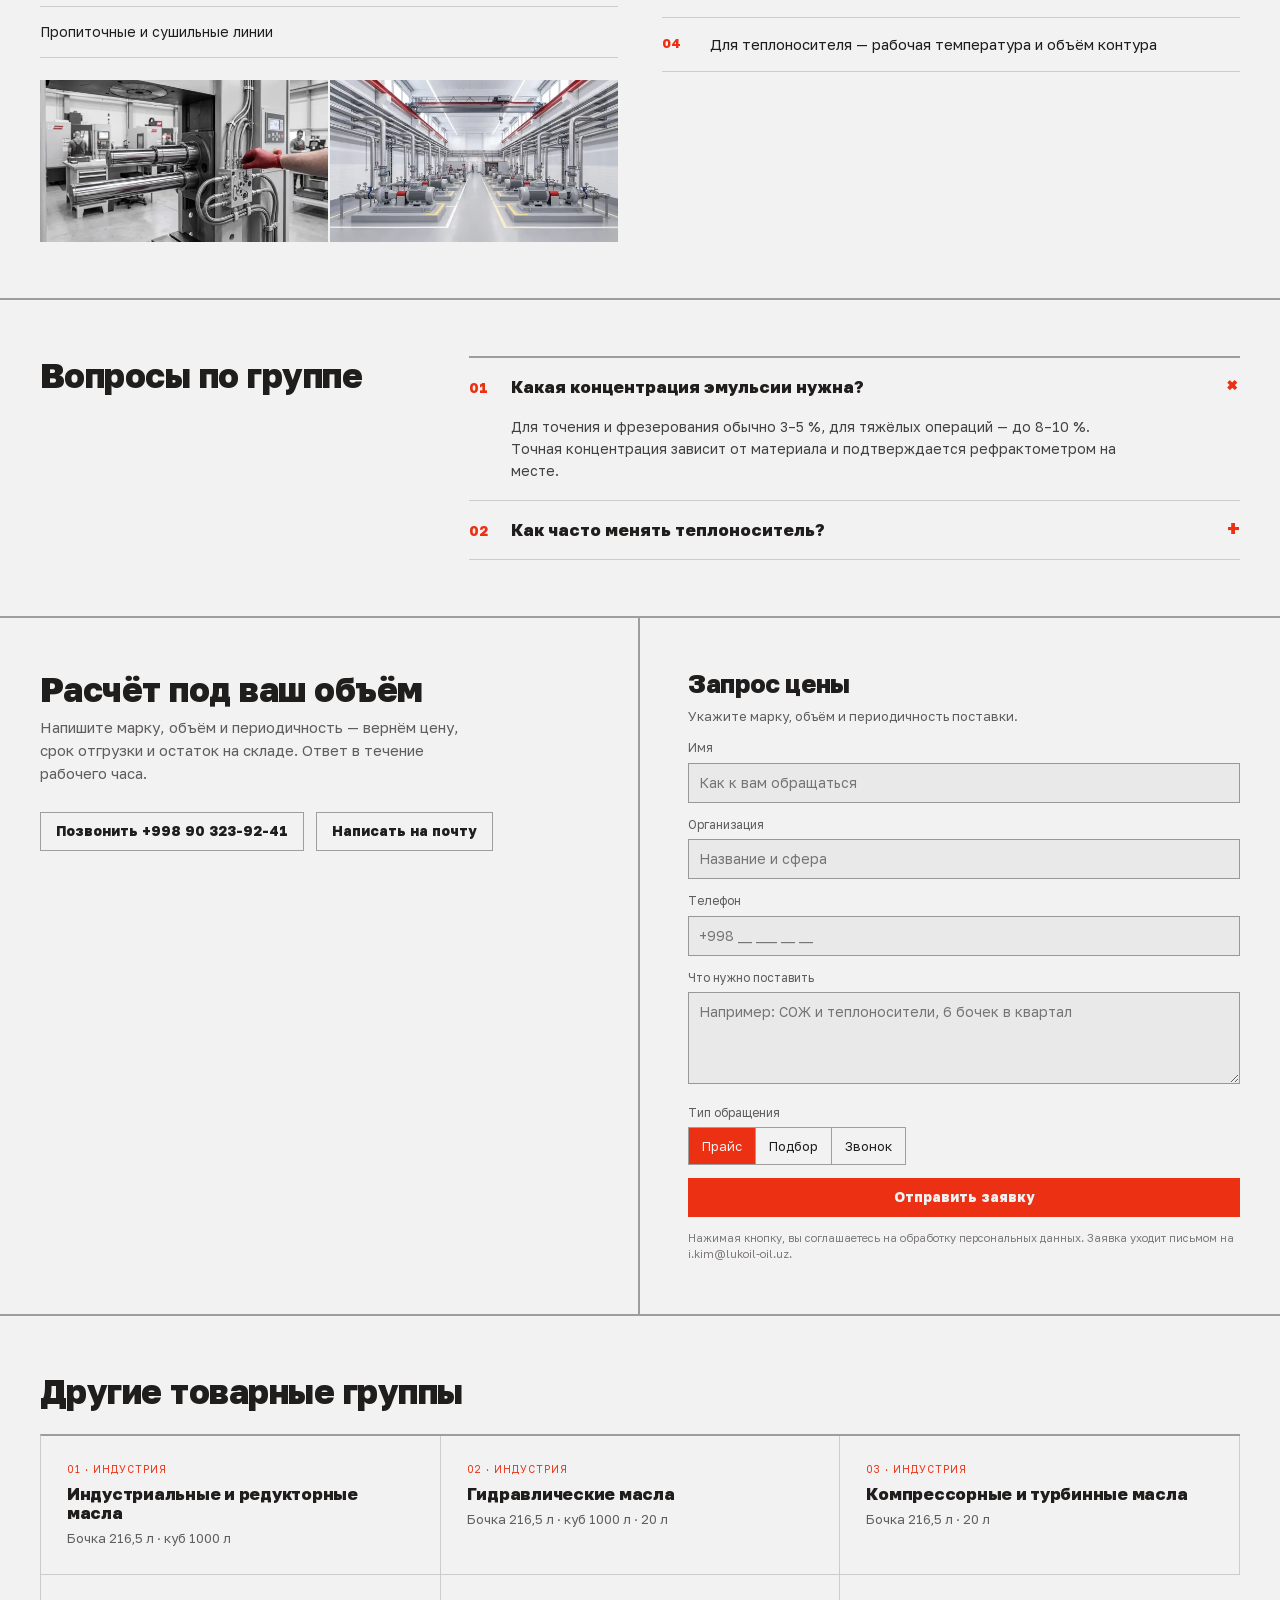
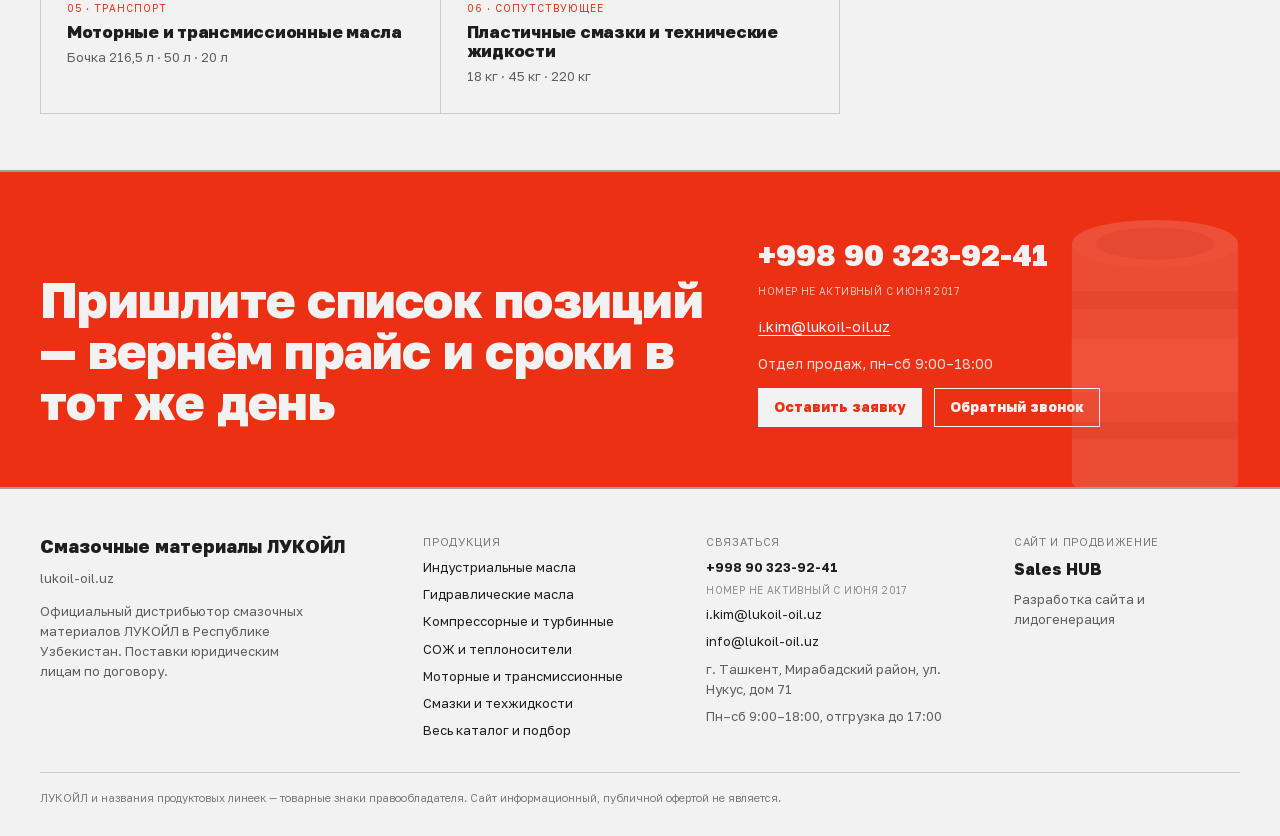
<file: coolants.html>
<!DOCTYPE html>
<html lang="ru">
<head>
<meta charset="utf-8">
<meta name="viewport" content="width=device-width, initial-scale=1">
<title>СОЖ и масла-теплоносители ЛУКОЙЛ в Ташкенте — поставка со склада</title>
<meta name="description" content="Смазочно-охлаждающие жидкости для металлообработки и масла-теплоносители ЛУКОЙЛ Термофлюкс для термосистем. Бочки 216,5 л, доставка по Узбекистану.">
<link rel="canonical" href="https://lukoil-oil.uz/coolants.html">
<meta name="robots" content="index, follow, max-image-preview:large, max-snippet:-1">
<meta name="geo.region" content="UZ-TK">
<meta name="geo.placename" content="Ташкент">
<meta name="theme-color" content="#ec3013">
<meta name="format-detection" content="telephone=no">
<meta property="og:type" content="website">
<meta property="og:site_name" content="Смазочные материалы ЛУКОЙЛ — Узбекистан">
<meta property="og:title" content="СОЖ и масла-теплоносители ЛУКОЙЛ в Ташкенте — поставка со склада">
<meta property="og:description" content="Смазочно-охлаждающие жидкости для металлообработки и масла-теплоносители ЛУКОЙЛ Термофлюкс для термосистем. Бочки 216,5 л, доставка по Узбекистану.">
<meta property="og:url" content="https://lukoil-oil.uz/coolants.html">
<meta property="og:image" content="https://lukoil-oil.uz/img/ind-boiler.jpg">
<meta property="og:locale" content="ru_RU">
<meta name="twitter:card" content="summary_large_image">
<link rel="preload" href="fonts/golos-cyr.woff2" as="font" type="font/woff2" crossorigin>
<link rel="preload" href="fonts/golos-lat.woff2" as="font" type="font/woff2" crossorigin>
<link rel="preload" as="image" href="img/ind-boiler.webp?v=18" type="image/webp" fetchpriority="high">
<link rel="stylesheet" href="site.css?v=18">
<link rel="icon" href="favicon.ico" sizes="any">
<link rel="apple-touch-icon" href="apple-touch-icon.png">
<script type="application/ld+json">[{"@context":"https://schema.org","@type":"Organization","@id":"https://lukoil-oil.uz/#org","name":"Смазочные материалы ЛУКОЙЛ — дистрибьютор в Узбекистане","url":"https://lukoil-oil.uz/","email":"i.kim@lukoil-oil.uz","telephone":"+998 90 323-92-41","address":{"@type":"PostalAddress","addressCountry":"UZ","addressLocality":"Ташкент","addressRegion":"Мирабадский район","streetAddress":"ул. Нукус, 71"},"areaServed":{"@type":"Country","name":"Узбекистан"}},{"@context":"https://schema.org","@type":"BreadcrumbList","itemListElement":[{"@type":"ListItem","position":1,"name":"Главная","item":"https://lukoil-oil.uz/index.html"},{"@type":"ListItem","position":2,"name":"Продукция","item":"https://lukoil-oil.uz/products.html"},{"@type":"ListItem","position":3,"name":"СОЖ и масла-теплоносители"}]},{"@context":"https://schema.org","@type":"FAQPage","mainEntity":[{"@type":"Question","name":"Какая концентрация эмульсии нужна?","acceptedAnswer":{"@type":"Answer","text":"Для точения и фрезерования обычно 3–5 %, для тяжёлых операций — до 8–10 %. Точная концентрация зависит от материала и подтверждается рефрактометром на месте."}},{"@type":"Question","name":"Как часто менять теплоноситель?","acceptedAnswer":{"@type":"Answer","text":"По результатам анализа: контролируют кислотное число, вязкость и содержание продуктов крекинга. Обычно замена раз в 2–4 года при соблюдении температурного режима."}}]},{"@context":"https://schema.org","@type":"Product","name":"СОЖ и масла-теплоносители ЛУКОЙЛ","description":"Смазочно-охлаждающие жидкости для металлообработки и масла-теплоносители ЛУКОЙЛ Термофлюкс для термосистем. Бочки 216,5 л, доставка по Узбекистану.","brand":{"@type":"Brand","name":"ЛУКОЙЛ"},"image":"https://lukoil-oil.uz/img/ind-boiler.jpg","offers":{"@type":"AggregateOffer","priceCurrency":"UZS","availability":"https://schema.org/InStock","seller":{"@id":"https://lukoil-oil.uz/#org"}}}]</script>
</head>
<body>
<a class="skip" href="#main">К основному содержанию</a>
<header class="hdr">
<div class="hdr__in">
<a class="brand" href="index.html">
<b>Смазочные материалы ЛУКОЙЛ</b>
<span>Официальный дистрибьютор в Узбекистане</span>
</a>
<nav class="nav" id="nav" aria-label="Основная навигация"><a href="index.html">Главная</a><a href="products.html" aria-current="page">Продукция</a><a href="industries.html">Отрасли</a><a href="about.html">О компании</a><a href="contacts.html">Контакты</a></nav>
<div class="hdr__cta">
<a class="hdr__tel" href="tel:+998903239241">
<b>+998 90 323-92-41</b>
<span class="note">номер не активный с июня 2017</span>
</a>
<button class="btn btn-primary" type="button" data-callback>Обратный звонок</button>
<button class="burger" type="button" id="burger" aria-label="Меню" aria-expanded="false"
aria-controls="nav"><span></span></button>
</div>
</div>
</header>
<main id="main">
<section class="sec"><div class="wrap"><div class="split split--narrow split--rev">
<div class="split__media grayscale"><picture><source media="(max-width:900px)" srcset="img/ind-boiler-m.webp?v=18" type="image/webp"><source media="(max-width:900px)" srcset="img/ind-boiler-m.jpg?v=18" type="image/jpeg"><source srcset="img/ind-boiler.webp?v=18" type="image/webp"><img src="img/ind-boiler.jpg?v=18" alt="Термомасляная установка производственного цеха" width="1120" height="628" decoding="async" fetchpriority="high"></picture></div>
<div class="split__body" style="padding-left:0">
<nav class="crumbs" aria-label="Хлебные крошки"><a href="index.html">Главная</a> <span class="crumbs__s">/</span> <a href="products.html">Продукция</a> <span class="crumbs__s">/</span> СОЖ и масла-теплоносители</nav>
<span class="tag tag-outline">04 · Индустрия</span>
<h1 style="margin:16px 0 14px">СОЖ и масла-теплоносители</h1>
<p class="lead" style="max-width:56ch">Две технологические группы: водосмешиваемые и масляные СОЖ для точения, фрезерования и шлифования и масла-теплоносители для замкнутых систем нагрева до 300 °C.</p>
<div class="rows" style="margin-top:22px">
<div><b>ТАРА</b><span class="withdrum"><svg class="drum" viewBox="0 0 64 104" aria-hidden="true" focusable="false"><path d="M4 12h56v80a2 2 0 0 1-2 2H6a2 2 0 0 1-2-2V12Z" fill="currentColor" opacity=".9"/><ellipse cx="32" cy="12" rx="28" ry="8" fill="currentColor"/><ellipse cx="32" cy="12" rx="20" ry="5.4" fill="#000" opacity=".16"/><rect x="4" y="28" width="56" height="6" fill="#000" opacity=".18"/><rect x="4" y="72" width="56" height="6" fill="#000" opacity=".18"/><rect x="4" y="44" width="56" height="18" fill="#fff" opacity=".92"/></svg>Бочка 216,5 л · 20 л</span></div>
<div><b>СКЛАД</b><span>Ходовые позиции — постоянный запас в Ташкенте</span></div>
<div><b>ДОКУМЕНТЫ</b><span>Паспорт качества и сертификат на каждую партию</span></div>
</div>
<div class="actions">
<a class="btn btn-primary" href="#request">Запросить цену</a>
<a class="btn btn-secondary" href="tel:+998903239241">+998 90 323-92-41</a>
</div>
<p class="fineprint" style="margin-top:10px">Номер не активный с июня 2017 — пишите на
<a href="mailto:i.kim@lukoil-oil.uz">i.kim@lukoil-oil.uz</a> или оставьте заявку ниже.</p>
</div>
</div></div></section>
<section class="sec"><div class="wrap sec-pad">
<h2>Марки и характеристики</h2>
<div class="tablewrap" style="margin-top:22px"><table class="table">
<thead><tr><th>Продукт</th><th>Тип</th><th>Где применяется</th><th>Тара</th></tr></thead><tbody><tr><td style="font-weight:600">СОЖ водосмешиваемая, эмульсол</td><td>Эмульсия 3–8 %</td><td>Точение, фрезерование, сверление чёрных металлов</td><td>20 л · 216,5 л</td></tr><tr><td style="font-weight:600">СОЖ полусинтетическая</td><td>Полусинтетика 4–10 %</td><td>Обработка алюминия и цветных сплавов</td><td>20 л · 216,5 л</td></tr><tr><td style="font-weight:600">СОЖ масляная</td><td>Неразбавляемая</td><td>Шлифование, зубообработка, глубокое сверление</td><td>216,5 л</td></tr><tr><td style="font-weight:600">ЛУКОЙЛ Термофлюкс</td><td>Теплоноситель до 300 °C</td><td>Замкнутые системы нагрева, термомасляные котлы</td><td>216,5 л</td></tr><tr><td style="font-weight:600">ЛУКОЙЛ Термофлюкс ХТ</td><td>Теплоноситель, синтетика</td><td>Системы с длительной непрерывной работой</td><td>216,5 л</td></tr></tbody>
</table></div>
<p class="small muted" style="margin-top:14px;max-width:80ch">Перечень справочный: наличие
и точную марку под ваши допуски подтверждает менеджер при расчёте. Позиции не из списка
привозим под заказ.</p>
</div></section>
<section class="sec"><div class="wrap sec-pad">
<div style="display:grid;grid-template-columns:1fr 1fr;gap:44px" data-two>
<div>
<h2>Где применяется</h2>
<div style="margin-top:18px;border-top:2px solid var(--divider)"><div style="padding:14px 20px 14px 0;border-bottom:1px solid var(--hair);font-size:14px">Механическая обработка чёрных и цветных металлов</div><div style="padding:14px 20px 14px 0;border-bottom:1px solid var(--hair);font-size:14px">Шлифовальные и зубообрабатывающие линии</div><div style="padding:14px 20px 14px 0;border-bottom:1px solid var(--hair);font-size:14px">Термомасляные котлы и системы обогрева прессов</div><div style="padding:14px 20px 14px 0;border-bottom:1px solid var(--hair);font-size:14px">Пропиточные и сушильные линии</div></div>
<div class="shots"><div class="shots__i grayscale"><picture><source srcset="img/ind-cnc-t.webp?v=18" type="image/webp"><img src="img/ind-cnc-t.jpg?v=18" alt="Гидравлические цилиндры промышленного пресса" width="560" height="315" decoding="async" loading="lazy"></picture></div><div class="shots__i grayscale"><picture><source srcset="img/ind-pumps-t.webp?v=18" type="image/webp"><img src="img/ind-pumps-t.jpg?v=18" alt="Насосная станция производственного цеха" width="560" height="315" decoding="async" loading="lazy"></picture></div></div>
</div>
<div>
<h2>Что уточнить при заказе</h2>
<div class="rows" style="margin-top:18px"><div><b class="num">01</b><span>Материал заготовки и вид обработки</span></div><div><b class="num">02</b><span>Жёсткость воды на предприятии — от неё зависит выбор эмульсола</span></div><div><b class="num">03</b><span>Объём централизованной системы СОЖ</span></div><div><b class="num">04</b><span>Для теплоносителя — рабочая температура и объём контура</span></div></div>
</div>
</div>
</div></section>
<section class="sec"><div class="wrap sec-pad"
style="display:grid;grid-template-columns:1fr 2fr;gap:44px" data-faqgrid>
<h2 style="margin:0">Вопросы по группе</h2>
<div class="faq"><details open><summary><span class="n">01</span><span>Какая концентрация эмульсии нужна?</span><span class="s">+</span></summary><p>Для точения и фрезерования обычно 3–5 %, для тяжёлых операций — до 8–10 %. Точная концентрация зависит от материала и подтверждается рефрактометром на месте.</p></details><details><summary><span class="n">02</span><span>Как часто менять теплоноситель?</span><span class="s">+</span></summary><p>По результатам анализа: контролируют кислотное число, вязкость и содержание продуктов крекинга. Обычно замена раз в 2–4 года при соблюдении температурного режима.</p></details></div>
</div></section>
<section class="sec" id="request"><div class="wrap"><div class="split">
<div class="split__body" style="padding-left:0;padding-right:48px;border-right:2px solid var(--divider)">
<h2>Расчёт под ваш объём</h2>
<p class="muted" style="max-width:48ch">Напишите марку, объём и периодичность — вернём цену,
срок отгрузки и остаток на складе. Ответ в течение рабочего часа.</p>
<div class="actions">
<a class="btn btn-secondary" href="tel:+998903239241">Позвонить +998 90 323-92-41</a>
<a class="btn btn-secondary" href="mailto:i.kim@lukoil-oil.uz">Написать на почту</a>
</div>
</div>
<div class="split__body"><div>
<form class="form" data-mailform>
<div>
<h3>Запрос цены</h3>
<p class="small muted" style="margin:0">Укажите марку, объём и периодичность поставки.</p>
</div>
<div class="field"><label for="c-name">Имя</label>
<input class="input" id="c-name" name="name" autocomplete="name" placeholder="Как к вам обращаться" required></div>
<div class="field"><label for="c-company">Организация</label>
<input class="input" id="c-company" name="company" autocomplete="organization" placeholder="Название и сфера"></div>
<div class="field"><label for="c-phone">Телефон</label>
<input class="input" id="c-phone" name="phone" type="tel" autocomplete="tel" placeholder="+998 __ ___ __ __" required></div>
<div class="field"><label for="c-note">Что нужно поставить</label>
<textarea class="input" id="c-note" name="note" placeholder="Например: СОЖ и теплоносители, 6 бочек в квартал"></textarea></div>
<div class="field"><label>Тип обращения</label><div class="seg"><label class="seg-opt"><input type="radio" name="kind" value="Прайс" checked><span>Прайс</span></label><label class="seg-opt"><input type="radio" name="kind" value="Подбор"><span>Подбор</span></label><label class="seg-opt"><input type="radio" name="kind" value="Звонок"><span>Звонок</span></label></div></div>
<button class="btn btn-primary btn-block" type="submit">Отправить заявку</button>
<p class="fineprint" style="margin:0">Нажимая кнопку, вы соглашаетесь на обработку персональных
данных. Заявка уходит письмом на i.kim@lukoil-oil.uz.</p>
</form>
<div class="ok" data-sent hidden>
<span class="tag tag-accent" style="align-self:flex-start">Заявка сформирована</span>
<h3 style="margin:0">Спасибо<span data-sent-name></span></h3>
<p class="small" style="margin:0">Письмо открылось в вашей почтовой программе — проверьте и отправьте.
Если этого не произошло, напишите нам напрямую:
<a href="mailto:i.kim@lukoil-oil.uz" data-sent-link>i.kim@lukoil-oil.uz</a> или позвоните
<a href="tel:+998903239241">+998 90 323-92-41</a>.</p>
<button class="btn btn-secondary" type="button" data-again style="align-self:flex-start">Заполнить ещё раз</button>
</div>
</div></div>
</div></div></section>
<section class="sec"><div class="wrap sec-pad">
<h2>Другие товарные группы</h2>
<div class="grid g3" style="margin-top:24px"><a href="industrial-oils.html" style="text-decoration:none;color:inherit;display:flex;flex-direction:column;gap:6px"><div class="kicker">01 · Индустрия</div><h3 style="font-size:17px;margin:0">Индустриальные и редукторные масла</h3><p class="small muted" style="margin:0">Бочка 216,5 л · куб 1000 л</p></a><a href="hydraulic-oils.html" style="text-decoration:none;color:inherit;display:flex;flex-direction:column;gap:6px"><div class="kicker">02 · Индустрия</div><h3 style="font-size:17px;margin:0">Гидравлические масла</h3><p class="small muted" style="margin:0">Бочка 216,5 л · куб 1000 л · 20 л</p></a><a href="compressor-turbine-oils.html" style="text-decoration:none;color:inherit;display:flex;flex-direction:column;gap:6px"><div class="kicker">03 · Индустрия</div><h3 style="font-size:17px;margin:0">Компрессорные и турбинные масла</h3><p class="small muted" style="margin:0">Бочка 216,5 л · 20 л</p></a><a href="motor-transmission-oils.html" style="text-decoration:none;color:inherit;display:flex;flex-direction:column;gap:6px"><div class="kicker">05 · Транспорт</div><h3 style="font-size:17px;margin:0">Моторные и трансмиссионные масла</h3><p class="small muted" style="margin:0">Бочка 216,5 л · 50 л · 20 л</p></a><a href="greases.html" style="text-decoration:none;color:inherit;display:flex;flex-direction:column;gap:6px"><div class="kicker">06 · Сопутствующее</div><h3 style="font-size:17px;margin:0">Пластичные смазки и технические жидкости</h3><p class="small muted" style="margin:0">18 кг · 45 кг · 220 кг</p></a></div>
</div></section>
<section class="cta">
<div class="wrap"><div class="cta__in">
<div class="cta__drum"><svg class="drum" viewBox="0 0 64 104" aria-hidden="true" focusable="false"><path d="M4 12h56v80a2 2 0 0 1-2 2H6a2 2 0 0 1-2-2V12Z" fill="currentColor" opacity=".9"/><ellipse cx="32" cy="12" rx="28" ry="8" fill="currentColor"/><ellipse cx="32" cy="12" rx="20" ry="5.4" fill="#000" opacity=".16"/><rect x="4" y="28" width="56" height="6" fill="#000" opacity=".18"/><rect x="4" y="72" width="56" height="6" fill="#000" opacity=".18"/><rect x="4" y="44" width="56" height="18" fill="#fff" opacity=".92"/></svg></div>
<h2>Пришлите список позиций — вернём прайс и сроки в тот же день</h2>
<div class="cta__side">
<div>
<a class="cta__tel" href="tel:+998903239241">+998 90 323-92-41</a>
<span class="note" style="color:var(--bg);opacity:.75">номер не активный с июня 2017</span>
</div>
<a href="mailto:i.kim@lukoil-oil.uz" style="font-size:15px">i.kim@lukoil-oil.uz</a>
<span style="font-size:14px;opacity:.9">Отдел продаж, пн–сб 9:00–18:00</span>
<div style="display:flex;gap:12px;flex-wrap:wrap">
<a class="btn btn-inv" href="contacts.html">Оставить заявку</a>
<button class="btn btn-out-inv" type="button" data-callback>Обратный звонок</button>
</div>
</div>
</div></div>
</section>
</main>
<footer class="foot">
<div class="wrap">
<div class="foot__grid">
<div class="foot__col">
<span class="foot__brand">Смазочные материалы ЛУКОЙЛ</span>
<span class="muted">lukoil-oil.uz</span>
<p class="muted" style="margin:6px 0 0;max-width:34ch">Официальный дистрибьютор смазочных
материалов ЛУКОЙЛ в Республике Узбекистан. Поставки юридическим лицам по договору.</p>
</div>
<div class="foot__col">
<span class="tiny">Продукция</span>
<a href="industrial-oils.html">Индустриальные масла</a><a href="hydraulic-oils.html">Гидравлические масла</a><a href="compressor-turbine-oils.html">Компрессорные и турбинные</a><a href="coolants.html">СОЖ и теплоносители</a><a href="motor-transmission-oils.html">Моторные и трансмиссионные</a><a href="greases.html">Смазки и техжидкости</a>
<a href="products.html">Весь каталог и подбор</a>
</div>
<div class="foot__col">
<span class="tiny">Связаться</span>
<a href="tel:+998903239241"><b>+998 90 323-92-41</b></a>
<span class="note">номер не активный с июня 2017</span>
<a href="mailto:i.kim@lukoil-oil.uz">i.kim@lukoil-oil.uz</a>
<a href="mailto:info@lukoil-oil.uz">info@lukoil-oil.uz</a>
<span class="muted">г. Ташкент, Мирабадский район, ул. Нукус, дом 71</span>
<span class="muted">Пн–сб 9:00–18:00, отгрузка до 17:00</span>
</div>
<div class="foot__col">
<span class="tiny">Сайт и продвижение</span>
<a class="foot__agency" href="https://sales-hub.uz/?utm_source=lukoil-oil.uz&amp;utm_medium=referral&amp;utm_campaign=footer" target="_blank" rel="noopener">Sales HUB</a>
<span class="muted">Разработка сайта и лидогенерация</span>
</div>
</div>
<div class="foot__bar">
ЛУКОЙЛ и названия продуктовых линеек — товарные знаки правообладателя.
Сайт информационный, публичной офертой не является.
</div>
</div>
</footer>
<div class="modal" id="callback" hidden>
<div class="modal__box" role="dialog" aria-modal="true" aria-labelledby="cb-t">
<form class="form" data-mailform>
<div class="modal__title" id="cb-t">Обратный звонок</div>
<p class="small muted" style="margin:0">Оставьте номер — перезвоним в рабочее время.
Или позвоните сами: <a href="tel:+998903239241">+998 90 323-92-41</a>.</p>
<input type="hidden" name="kind" value="Обратный звонок">
<div class="field"><label for="cb-name">Имя</label>
<input class="input" id="cb-name" name="name" placeholder="Как к вам обращаться" required></div>
<div class="field"><label for="cb-phone">Телефон</label>
<input class="input" id="cb-phone" name="phone" type="tel" placeholder="+998 __ ___ __ __" required></div>
<div class="modal__actions">
<button class="btn btn-secondary" type="button" data-close>Отмена</button>
<button class="btn btn-primary" type="submit">Жду звонка</button>
</div>
</form>
<div class="ok" data-sent hidden>
<span class="tag tag-accent" style="align-self:flex-start">Принято</span>
<p class="small" style="margin:0">Письмо с вашим номером открылось в почтовой программе.
Если нет — напишите на <a href="mailto:i.kim@lukoil-oil.uz" data-sent-link>i.kim@lukoil-oil.uz</a>.</p>
<div class="modal__actions"><button class="btn btn-primary" type="button" data-close>Закрыть</button></div>
</div>
</div>
</div>
<nav class="mbar" aria-label="Быстрая связь">
<a href="tel:+998903239241">Позвонить</a>
<a href="mailto:i.kim@lukoil-oil.uz">Написать</a>
</nav>
<script src="site.js?v=18" defer></script>
</body>
</html>
</file>
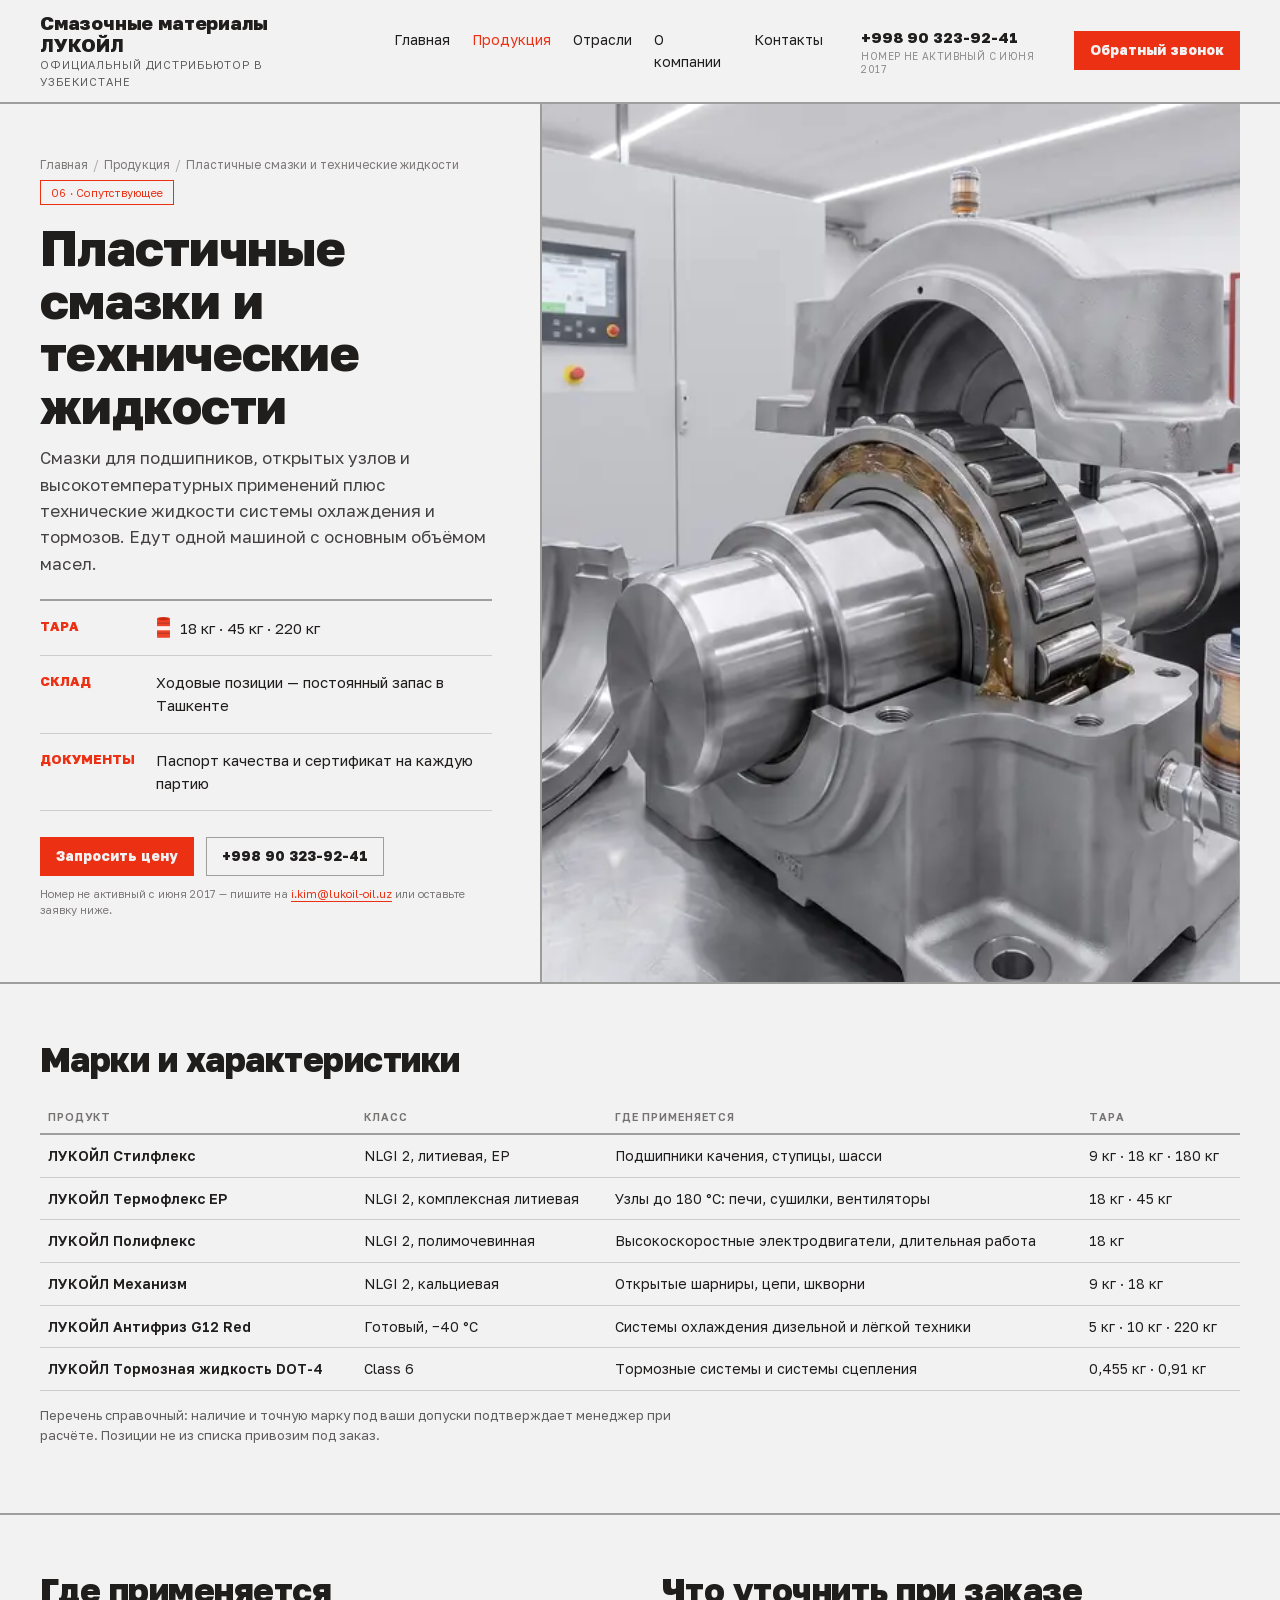
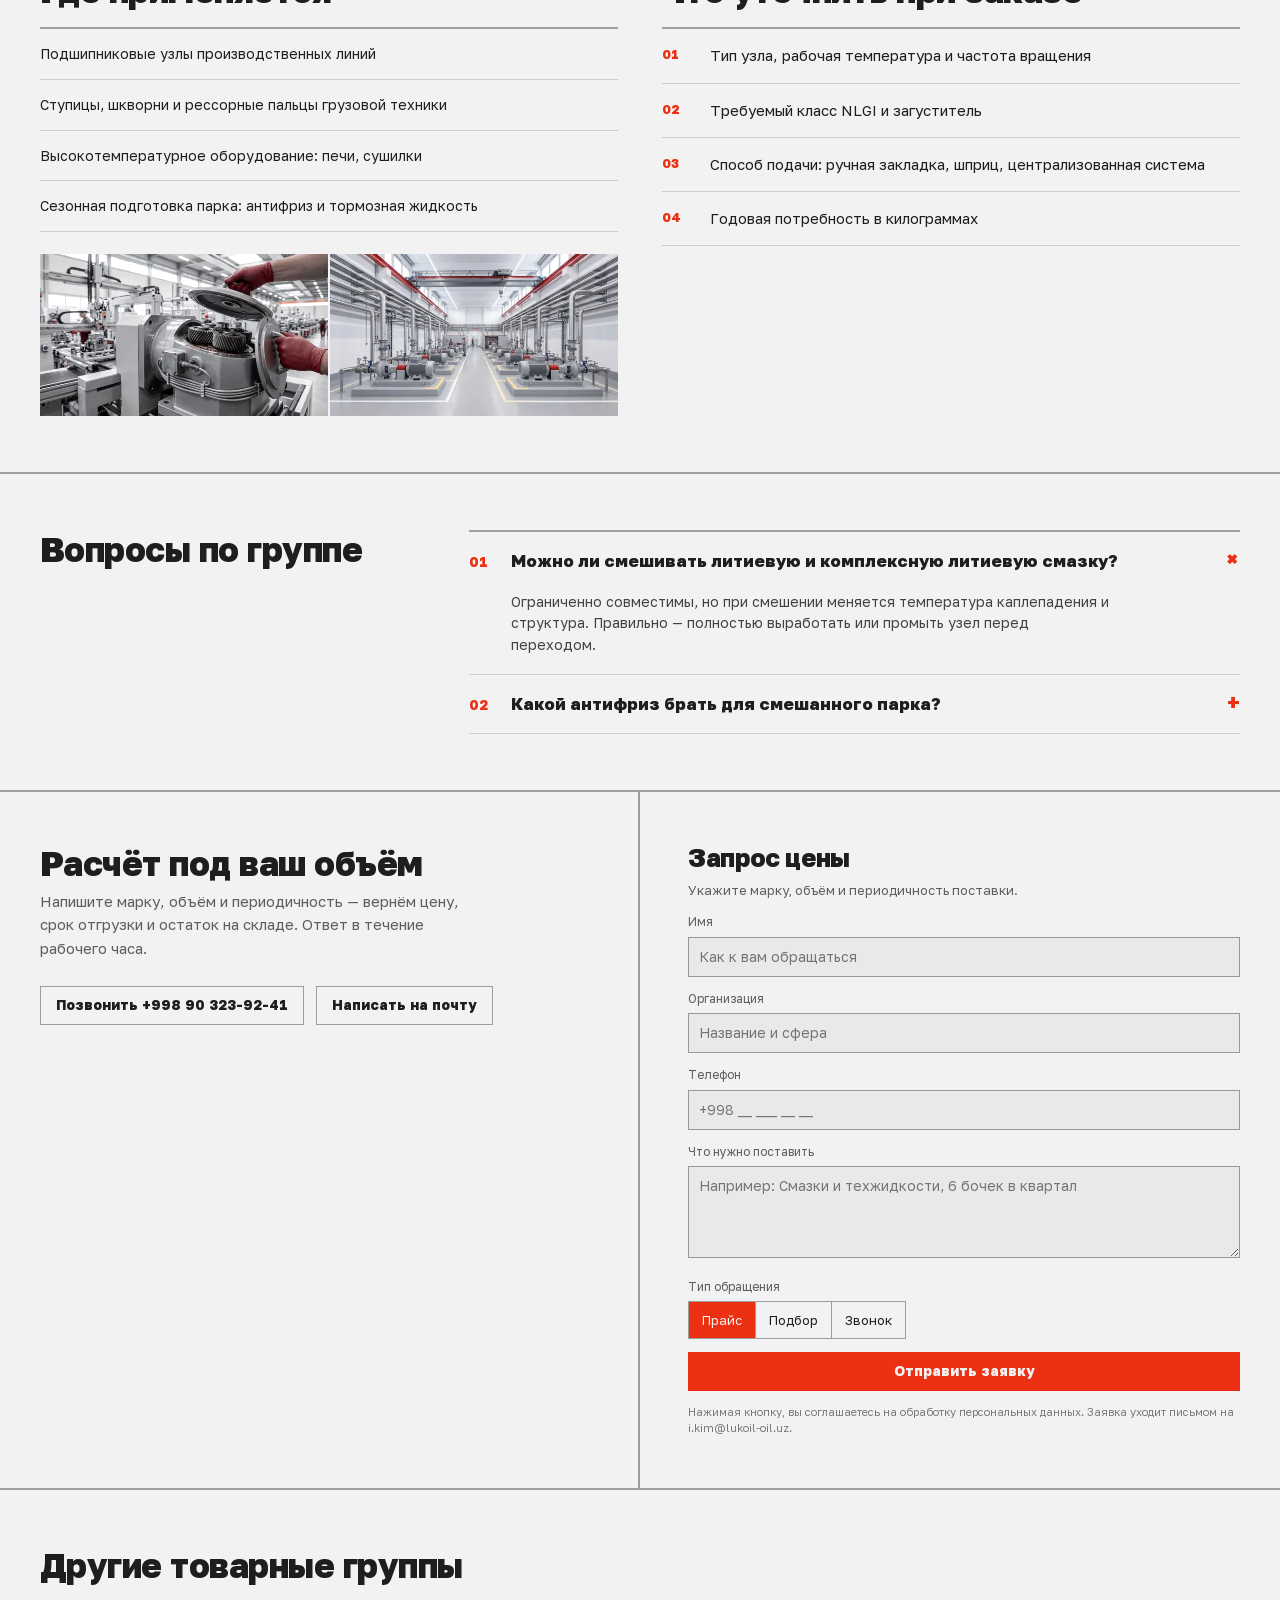
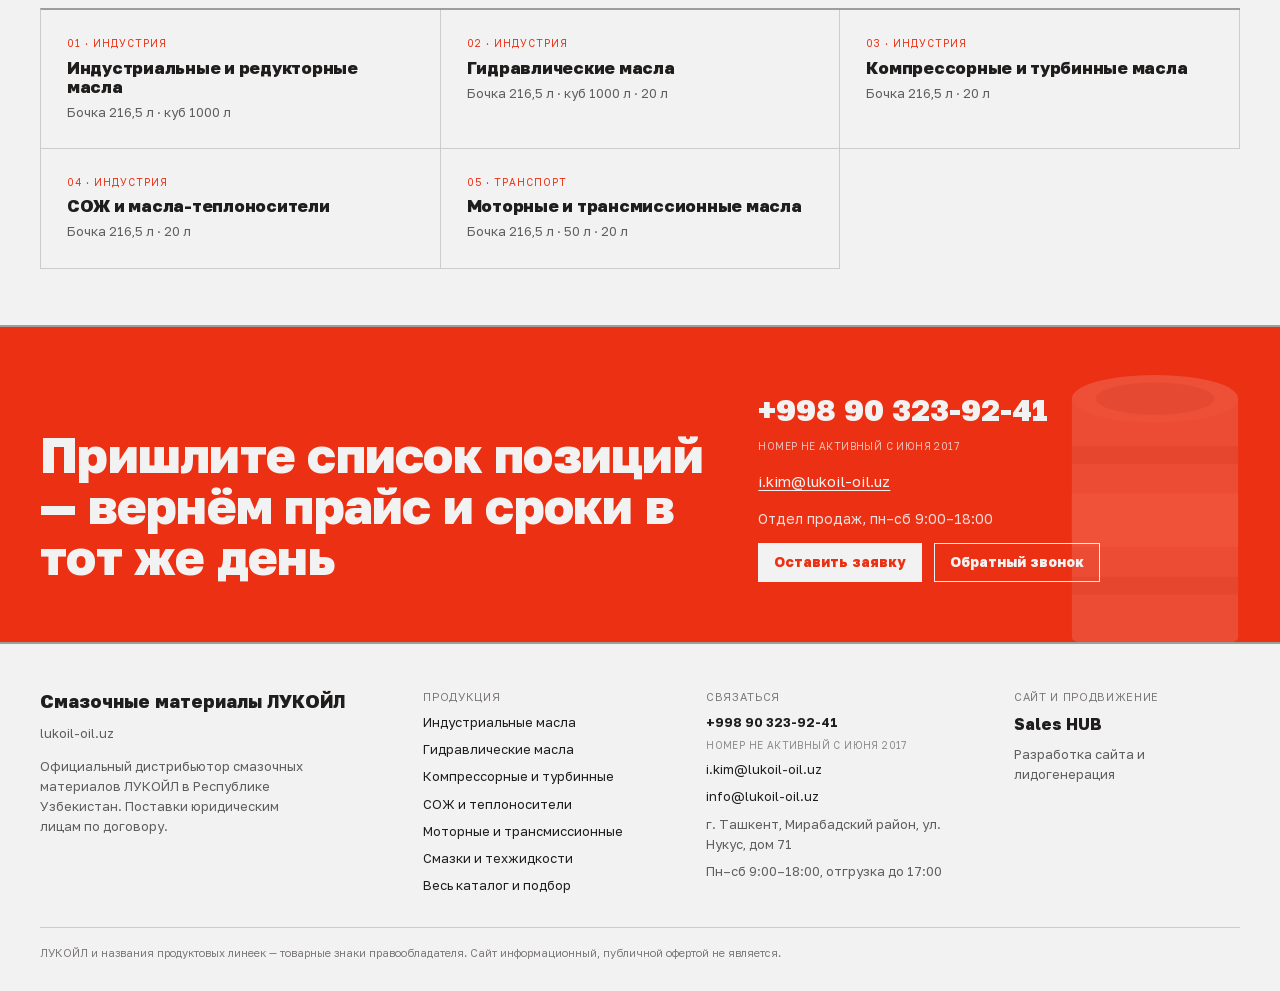
<file: greases.html>
<!DOCTYPE html>
<html lang="ru">
<head>
<meta charset="utf-8">
<meta name="viewport" content="width=device-width, initial-scale=1">
<title>Пластичные смазки ЛУКОЙЛ и техжидкости — купить в Ташкенте оптом</title>
<meta name="description" content="Литиевые и комплексные смазки ЛУКОЙЛ NLGI 2, высокотемпературные смазки, антифризы G11/G12, тормозная жидкость DOT-4. Кеги 18 и 45 кг, бочки 220 кг.">
<link rel="canonical" href="https://lukoil-oil.uz/greases.html">
<meta name="robots" content="index, follow, max-image-preview:large, max-snippet:-1">
<meta name="geo.region" content="UZ-TK">
<meta name="geo.placename" content="Ташкент">
<meta name="theme-color" content="#ec3013">
<meta name="format-detection" content="telephone=no">
<meta property="og:type" content="website">
<meta property="og:site_name" content="Смазочные материалы ЛУКОЙЛ — Узбекистан">
<meta property="og:title" content="Пластичные смазки ЛУКОЙЛ и техжидкости — купить в Ташкенте оптом">
<meta property="og:description" content="Литиевые и комплексные смазки ЛУКОЙЛ NLGI 2, высокотемпературные смазки, антифризы G11/G12, тормозная жидкость DOT-4. Кеги 18 и 45 кг, бочки 220 кг.">
<meta property="og:url" content="https://lukoil-oil.uz/greases.html">
<meta property="og:image" content="https://lukoil-oil.uz/img/ind-bearing.jpg">
<meta property="og:locale" content="ru_RU">
<meta name="twitter:card" content="summary_large_image">
<link rel="preload" href="fonts/golos-cyr.woff2" as="font" type="font/woff2" crossorigin>
<link rel="preload" href="fonts/golos-lat.woff2" as="font" type="font/woff2" crossorigin>
<link rel="preload" as="image" href="img/ind-bearing.webp?v=18" type="image/webp" fetchpriority="high">
<link rel="stylesheet" href="site.css?v=18">
<link rel="icon" href="favicon.ico" sizes="any">
<link rel="apple-touch-icon" href="apple-touch-icon.png">
<script type="application/ld+json">[{"@context":"https://schema.org","@type":"Organization","@id":"https://lukoil-oil.uz/#org","name":"Смазочные материалы ЛУКОЙЛ — дистрибьютор в Узбекистане","url":"https://lukoil-oil.uz/","email":"i.kim@lukoil-oil.uz","telephone":"+998 90 323-92-41","address":{"@type":"PostalAddress","addressCountry":"UZ","addressLocality":"Ташкент","addressRegion":"Мирабадский район","streetAddress":"ул. Нукус, 71"},"areaServed":{"@type":"Country","name":"Узбекистан"}},{"@context":"https://schema.org","@type":"BreadcrumbList","itemListElement":[{"@type":"ListItem","position":1,"name":"Главная","item":"https://lukoil-oil.uz/index.html"},{"@type":"ListItem","position":2,"name":"Продукция","item":"https://lukoil-oil.uz/products.html"},{"@type":"ListItem","position":3,"name":"Пластичные смазки и технические жидкости"}]},{"@context":"https://schema.org","@type":"FAQPage","mainEntity":[{"@type":"Question","name":"Можно ли смешивать литиевую и комплексную литиевую смазку?","acceptedAnswer":{"@type":"Answer","text":"Ограниченно совместимы, но при смешении меняется температура каплепадения и структура. Правильно — полностью выработать или промыть узел перед переходом."}},{"@type":"Question","name":"Какой антифриз брать для смешанного парка?","acceptedAnswer":{"@type":"Answer","text":"Для дизельной техники обычно G11 или карбоксилатный G12 по требованию производителя. Смешивать силикатные и карбоксилатные составы нельзя — выпадает осадок."}}]},{"@context":"https://schema.org","@type":"Product","name":"Пластичные смазки и технические жидкости ЛУКОЙЛ","description":"Литиевые и комплексные смазки ЛУКОЙЛ NLGI 2, высокотемпературные смазки, антифризы G11/G12, тормозная жидкость DOT-4. Кеги 18 и 45 кг, бочки 220 кг.","brand":{"@type":"Brand","name":"ЛУКОЙЛ"},"image":"https://lukoil-oil.uz/img/ind-bearing.jpg","offers":{"@type":"AggregateOffer","priceCurrency":"UZS","availability":"https://schema.org/InStock","seller":{"@id":"https://lukoil-oil.uz/#org"}}}]</script>
</head>
<body>
<a class="skip" href="#main">К основному содержанию</a>
<header class="hdr">
<div class="hdr__in">
<a class="brand" href="index.html">
<b>Смазочные материалы ЛУКОЙЛ</b>
<span>Официальный дистрибьютор в Узбекистане</span>
</a>
<nav class="nav" id="nav" aria-label="Основная навигация"><a href="index.html">Главная</a><a href="products.html" aria-current="page">Продукция</a><a href="industries.html">Отрасли</a><a href="about.html">О компании</a><a href="contacts.html">Контакты</a></nav>
<div class="hdr__cta">
<a class="hdr__tel" href="tel:+998903239241">
<b>+998 90 323-92-41</b>
<span class="note">номер не активный с июня 2017</span>
</a>
<button class="btn btn-primary" type="button" data-callback>Обратный звонок</button>
<button class="burger" type="button" id="burger" aria-label="Меню" aria-expanded="false"
aria-controls="nav"><span></span></button>
</div>
</div>
</header>
<main id="main">
<section class="sec"><div class="wrap"><div class="split split--narrow split--rev">
<div class="split__media grayscale"><picture><source media="(max-width:900px)" srcset="img/ind-bearing-m.webp?v=18" type="image/webp"><source media="(max-width:900px)" srcset="img/ind-bearing-m.jpg?v=18" type="image/jpeg"><source srcset="img/ind-bearing.webp?v=18" type="image/webp"><img src="img/ind-bearing.jpg?v=18" alt="Подшипниковый узел на валу в разъёмном корпусе" width="1120" height="628" decoding="async" fetchpriority="high"></picture></div>
<div class="split__body" style="padding-left:0">
<nav class="crumbs" aria-label="Хлебные крошки"><a href="index.html">Главная</a> <span class="crumbs__s">/</span> <a href="products.html">Продукция</a> <span class="crumbs__s">/</span> Пластичные смазки и технические жидкости</nav>
<span class="tag tag-outline">06 · Сопутствующее</span>
<h1 style="margin:16px 0 14px">Пластичные смазки и технические жидкости</h1>
<p class="lead" style="max-width:56ch">Смазки для подшипников, открытых узлов и высокотемпературных применений плюс технические жидкости системы охлаждения и тормозов. Едут одной машиной с основным объёмом масел.</p>
<div class="rows" style="margin-top:22px">
<div><b>ТАРА</b><span class="withdrum"><svg class="drum" viewBox="0 0 64 104" aria-hidden="true" focusable="false"><path d="M4 12h56v80a2 2 0 0 1-2 2H6a2 2 0 0 1-2-2V12Z" fill="currentColor" opacity=".9"/><ellipse cx="32" cy="12" rx="28" ry="8" fill="currentColor"/><ellipse cx="32" cy="12" rx="20" ry="5.4" fill="#000" opacity=".16"/><rect x="4" y="28" width="56" height="6" fill="#000" opacity=".18"/><rect x="4" y="72" width="56" height="6" fill="#000" opacity=".18"/><rect x="4" y="44" width="56" height="18" fill="#fff" opacity=".92"/></svg>18 кг · 45 кг · 220 кг</span></div>
<div><b>СКЛАД</b><span>Ходовые позиции — постоянный запас в Ташкенте</span></div>
<div><b>ДОКУМЕНТЫ</b><span>Паспорт качества и сертификат на каждую партию</span></div>
</div>
<div class="actions">
<a class="btn btn-primary" href="#request">Запросить цену</a>
<a class="btn btn-secondary" href="tel:+998903239241">+998 90 323-92-41</a>
</div>
<p class="fineprint" style="margin-top:10px">Номер не активный с июня 2017 — пишите на
<a href="mailto:i.kim@lukoil-oil.uz">i.kim@lukoil-oil.uz</a> или оставьте заявку ниже.</p>
</div>
</div></div></section>
<section class="sec"><div class="wrap sec-pad">
<h2>Марки и характеристики</h2>
<div class="tablewrap" style="margin-top:22px"><table class="table">
<thead><tr><th>Продукт</th><th>Класс</th><th>Где применяется</th><th>Тара</th></tr></thead><tbody><tr><td style="font-weight:600">ЛУКОЙЛ Стилфлекс</td><td>NLGI 2, литиевая, EP</td><td>Подшипники качения, ступицы, шасси</td><td>9 кг · 18 кг · 180 кг</td></tr><tr><td style="font-weight:600">ЛУКОЙЛ Термофлекс ЕР</td><td>NLGI 2, комплексная литиевая</td><td>Узлы до 180 °C: печи, сушилки, вентиляторы</td><td>18 кг · 45 кг</td></tr><tr><td style="font-weight:600">ЛУКОЙЛ Полифлекс</td><td>NLGI 2, полимочевинная</td><td>Высокоскоростные электродвигатели, длительная работа</td><td>18 кг</td></tr><tr><td style="font-weight:600">ЛУКОЙЛ Механизм</td><td>NLGI 2, кальциевая</td><td>Открытые шарниры, цепи, шкворни</td><td>9 кг · 18 кг</td></tr><tr><td style="font-weight:600">ЛУКОЙЛ Антифриз G12 Red</td><td>Готовый, −40 °C</td><td>Системы охлаждения дизельной и лёгкой техники</td><td>5 кг · 10 кг · 220 кг</td></tr><tr><td style="font-weight:600">ЛУКОЙЛ Тормозная жидкость DOT-4</td><td>Class 6</td><td>Тормозные системы и системы сцепления</td><td>0,455 кг · 0,91 кг</td></tr></tbody>
</table></div>
<p class="small muted" style="margin-top:14px;max-width:80ch">Перечень справочный: наличие
и точную марку под ваши допуски подтверждает менеджер при расчёте. Позиции не из списка
привозим под заказ.</p>
</div></section>
<section class="sec"><div class="wrap sec-pad">
<div style="display:grid;grid-template-columns:1fr 1fr;gap:44px" data-two>
<div>
<h2>Где применяется</h2>
<div style="margin-top:18px;border-top:2px solid var(--divider)"><div style="padding:14px 20px 14px 0;border-bottom:1px solid var(--hair);font-size:14px">Подшипниковые узлы производственных линий</div><div style="padding:14px 20px 14px 0;border-bottom:1px solid var(--hair);font-size:14px">Ступицы, шкворни и рессорные пальцы грузовой техники</div><div style="padding:14px 20px 14px 0;border-bottom:1px solid var(--hair);font-size:14px">Высокотемпературное оборудование: печи, сушилки</div><div style="padding:14px 20px 14px 0;border-bottom:1px solid var(--hair);font-size:14px">Сезонная подготовка парка: антифриз и тормозная жидкость</div></div>
<div class="shots"><div class="shots__i grayscale"><picture><source srcset="img/ind-gears-t.webp?v=18" type="image/webp"><img src="img/ind-gears-t.jpg?v=18" alt="Зубчатая передача редуктора" width="560" height="315" decoding="async" loading="lazy"></picture></div><div class="shots__i grayscale"><picture><source srcset="img/ind-pumps-t.webp?v=18" type="image/webp"><img src="img/ind-pumps-t.jpg?v=18" alt="Подшипниковые узлы насосной станции" width="560" height="315" decoding="async" loading="lazy"></picture></div></div>
</div>
<div>
<h2>Что уточнить при заказе</h2>
<div class="rows" style="margin-top:18px"><div><b class="num">01</b><span>Тип узла, рабочая температура и частота вращения</span></div><div><b class="num">02</b><span>Требуемый класс NLGI и загуститель</span></div><div><b class="num">03</b><span>Способ подачи: ручная закладка, шприц, централизованная система</span></div><div><b class="num">04</b><span>Годовая потребность в килограммах</span></div></div>
</div>
</div>
</div></section>
<section class="sec"><div class="wrap sec-pad"
style="display:grid;grid-template-columns:1fr 2fr;gap:44px" data-faqgrid>
<h2 style="margin:0">Вопросы по группе</h2>
<div class="faq"><details open><summary><span class="n">01</span><span>Можно ли смешивать литиевую и комплексную литиевую смазку?</span><span class="s">+</span></summary><p>Ограниченно совместимы, но при смешении меняется температура каплепадения и структура. Правильно — полностью выработать или промыть узел перед переходом.</p></details><details><summary><span class="n">02</span><span>Какой антифриз брать для смешанного парка?</span><span class="s">+</span></summary><p>Для дизельной техники обычно G11 или карбоксилатный G12 по требованию производителя. Смешивать силикатные и карбоксилатные составы нельзя — выпадает осадок.</p></details></div>
</div></section>
<section class="sec" id="request"><div class="wrap"><div class="split">
<div class="split__body" style="padding-left:0;padding-right:48px;border-right:2px solid var(--divider)">
<h2>Расчёт под ваш объём</h2>
<p class="muted" style="max-width:48ch">Напишите марку, объём и периодичность — вернём цену,
срок отгрузки и остаток на складе. Ответ в течение рабочего часа.</p>
<div class="actions">
<a class="btn btn-secondary" href="tel:+998903239241">Позвонить +998 90 323-92-41</a>
<a class="btn btn-secondary" href="mailto:i.kim@lukoil-oil.uz">Написать на почту</a>
</div>
</div>
<div class="split__body"><div>
<form class="form" data-mailform>
<div>
<h3>Запрос цены</h3>
<p class="small muted" style="margin:0">Укажите марку, объём и периодичность поставки.</p>
</div>
<div class="field"><label for="c-name">Имя</label>
<input class="input" id="c-name" name="name" autocomplete="name" placeholder="Как к вам обращаться" required></div>
<div class="field"><label for="c-company">Организация</label>
<input class="input" id="c-company" name="company" autocomplete="organization" placeholder="Название и сфера"></div>
<div class="field"><label for="c-phone">Телефон</label>
<input class="input" id="c-phone" name="phone" type="tel" autocomplete="tel" placeholder="+998 __ ___ __ __" required></div>
<div class="field"><label for="c-note">Что нужно поставить</label>
<textarea class="input" id="c-note" name="note" placeholder="Например: Смазки и техжидкости, 6 бочек в квартал"></textarea></div>
<div class="field"><label>Тип обращения</label><div class="seg"><label class="seg-opt"><input type="radio" name="kind" value="Прайс" checked><span>Прайс</span></label><label class="seg-opt"><input type="radio" name="kind" value="Подбор"><span>Подбор</span></label><label class="seg-opt"><input type="radio" name="kind" value="Звонок"><span>Звонок</span></label></div></div>
<button class="btn btn-primary btn-block" type="submit">Отправить заявку</button>
<p class="fineprint" style="margin:0">Нажимая кнопку, вы соглашаетесь на обработку персональных
данных. Заявка уходит письмом на i.kim@lukoil-oil.uz.</p>
</form>
<div class="ok" data-sent hidden>
<span class="tag tag-accent" style="align-self:flex-start">Заявка сформирована</span>
<h3 style="margin:0">Спасибо<span data-sent-name></span></h3>
<p class="small" style="margin:0">Письмо открылось в вашей почтовой программе — проверьте и отправьте.
Если этого не произошло, напишите нам напрямую:
<a href="mailto:i.kim@lukoil-oil.uz" data-sent-link>i.kim@lukoil-oil.uz</a> или позвоните
<a href="tel:+998903239241">+998 90 323-92-41</a>.</p>
<button class="btn btn-secondary" type="button" data-again style="align-self:flex-start">Заполнить ещё раз</button>
</div>
</div></div>
</div></div></section>
<section class="sec"><div class="wrap sec-pad">
<h2>Другие товарные группы</h2>
<div class="grid g3" style="margin-top:24px"><a href="industrial-oils.html" style="text-decoration:none;color:inherit;display:flex;flex-direction:column;gap:6px"><div class="kicker">01 · Индустрия</div><h3 style="font-size:17px;margin:0">Индустриальные и редукторные масла</h3><p class="small muted" style="margin:0">Бочка 216,5 л · куб 1000 л</p></a><a href="hydraulic-oils.html" style="text-decoration:none;color:inherit;display:flex;flex-direction:column;gap:6px"><div class="kicker">02 · Индустрия</div><h3 style="font-size:17px;margin:0">Гидравлические масла</h3><p class="small muted" style="margin:0">Бочка 216,5 л · куб 1000 л · 20 л</p></a><a href="compressor-turbine-oils.html" style="text-decoration:none;color:inherit;display:flex;flex-direction:column;gap:6px"><div class="kicker">03 · Индустрия</div><h3 style="font-size:17px;margin:0">Компрессорные и турбинные масла</h3><p class="small muted" style="margin:0">Бочка 216,5 л · 20 л</p></a><a href="coolants.html" style="text-decoration:none;color:inherit;display:flex;flex-direction:column;gap:6px"><div class="kicker">04 · Индустрия</div><h3 style="font-size:17px;margin:0">СОЖ и масла-теплоносители</h3><p class="small muted" style="margin:0">Бочка 216,5 л · 20 л</p></a><a href="motor-transmission-oils.html" style="text-decoration:none;color:inherit;display:flex;flex-direction:column;gap:6px"><div class="kicker">05 · Транспорт</div><h3 style="font-size:17px;margin:0">Моторные и трансмиссионные масла</h3><p class="small muted" style="margin:0">Бочка 216,5 л · 50 л · 20 л</p></a></div>
</div></section>
<section class="cta">
<div class="wrap"><div class="cta__in">
<div class="cta__drum"><svg class="drum" viewBox="0 0 64 104" aria-hidden="true" focusable="false"><path d="M4 12h56v80a2 2 0 0 1-2 2H6a2 2 0 0 1-2-2V12Z" fill="currentColor" opacity=".9"/><ellipse cx="32" cy="12" rx="28" ry="8" fill="currentColor"/><ellipse cx="32" cy="12" rx="20" ry="5.4" fill="#000" opacity=".16"/><rect x="4" y="28" width="56" height="6" fill="#000" opacity=".18"/><rect x="4" y="72" width="56" height="6" fill="#000" opacity=".18"/><rect x="4" y="44" width="56" height="18" fill="#fff" opacity=".92"/></svg></div>
<h2>Пришлите список позиций — вернём прайс и сроки в тот же день</h2>
<div class="cta__side">
<div>
<a class="cta__tel" href="tel:+998903239241">+998 90 323-92-41</a>
<span class="note" style="color:var(--bg);opacity:.75">номер не активный с июня 2017</span>
</div>
<a href="mailto:i.kim@lukoil-oil.uz" style="font-size:15px">i.kim@lukoil-oil.uz</a>
<span style="font-size:14px;opacity:.9">Отдел продаж, пн–сб 9:00–18:00</span>
<div style="display:flex;gap:12px;flex-wrap:wrap">
<a class="btn btn-inv" href="contacts.html">Оставить заявку</a>
<button class="btn btn-out-inv" type="button" data-callback>Обратный звонок</button>
</div>
</div>
</div></div>
</section>
</main>
<footer class="foot">
<div class="wrap">
<div class="foot__grid">
<div class="foot__col">
<span class="foot__brand">Смазочные материалы ЛУКОЙЛ</span>
<span class="muted">lukoil-oil.uz</span>
<p class="muted" style="margin:6px 0 0;max-width:34ch">Официальный дистрибьютор смазочных
материалов ЛУКОЙЛ в Республике Узбекистан. Поставки юридическим лицам по договору.</p>
</div>
<div class="foot__col">
<span class="tiny">Продукция</span>
<a href="industrial-oils.html">Индустриальные масла</a><a href="hydraulic-oils.html">Гидравлические масла</a><a href="compressor-turbine-oils.html">Компрессорные и турбинные</a><a href="coolants.html">СОЖ и теплоносители</a><a href="motor-transmission-oils.html">Моторные и трансмиссионные</a><a href="greases.html">Смазки и техжидкости</a>
<a href="products.html">Весь каталог и подбор</a>
</div>
<div class="foot__col">
<span class="tiny">Связаться</span>
<a href="tel:+998903239241"><b>+998 90 323-92-41</b></a>
<span class="note">номер не активный с июня 2017</span>
<a href="mailto:i.kim@lukoil-oil.uz">i.kim@lukoil-oil.uz</a>
<a href="mailto:info@lukoil-oil.uz">info@lukoil-oil.uz</a>
<span class="muted">г. Ташкент, Мирабадский район, ул. Нукус, дом 71</span>
<span class="muted">Пн–сб 9:00–18:00, отгрузка до 17:00</span>
</div>
<div class="foot__col">
<span class="tiny">Сайт и продвижение</span>
<a class="foot__agency" href="https://sales-hub.uz/?utm_source=lukoil-oil.uz&amp;utm_medium=referral&amp;utm_campaign=footer" target="_blank" rel="noopener">Sales HUB</a>
<span class="muted">Разработка сайта и лидогенерация</span>
</div>
</div>
<div class="foot__bar">
ЛУКОЙЛ и названия продуктовых линеек — товарные знаки правообладателя.
Сайт информационный, публичной офертой не является.
</div>
</div>
</footer>
<div class="modal" id="callback" hidden>
<div class="modal__box" role="dialog" aria-modal="true" aria-labelledby="cb-t">
<form class="form" data-mailform>
<div class="modal__title" id="cb-t">Обратный звонок</div>
<p class="small muted" style="margin:0">Оставьте номер — перезвоним в рабочее время.
Или позвоните сами: <a href="tel:+998903239241">+998 90 323-92-41</a>.</p>
<input type="hidden" name="kind" value="Обратный звонок">
<div class="field"><label for="cb-name">Имя</label>
<input class="input" id="cb-name" name="name" placeholder="Как к вам обращаться" required></div>
<div class="field"><label for="cb-phone">Телефон</label>
<input class="input" id="cb-phone" name="phone" type="tel" placeholder="+998 __ ___ __ __" required></div>
<div class="modal__actions">
<button class="btn btn-secondary" type="button" data-close>Отмена</button>
<button class="btn btn-primary" type="submit">Жду звонка</button>
</div>
</form>
<div class="ok" data-sent hidden>
<span class="tag tag-accent" style="align-self:flex-start">Принято</span>
<p class="small" style="margin:0">Письмо с вашим номером открылось в почтовой программе.
Если нет — напишите на <a href="mailto:i.kim@lukoil-oil.uz" data-sent-link>i.kim@lukoil-oil.uz</a>.</p>
<div class="modal__actions"><button class="btn btn-primary" type="button" data-close>Закрыть</button></div>
</div>
</div>
</div>
<nav class="mbar" aria-label="Быстрая связь">
<a href="tel:+998903239241">Позвонить</a>
<a href="mailto:i.kim@lukoil-oil.uz">Написать</a>
</nav>
<script src="site.js?v=18" defer></script>
</body>
</html>
</file>
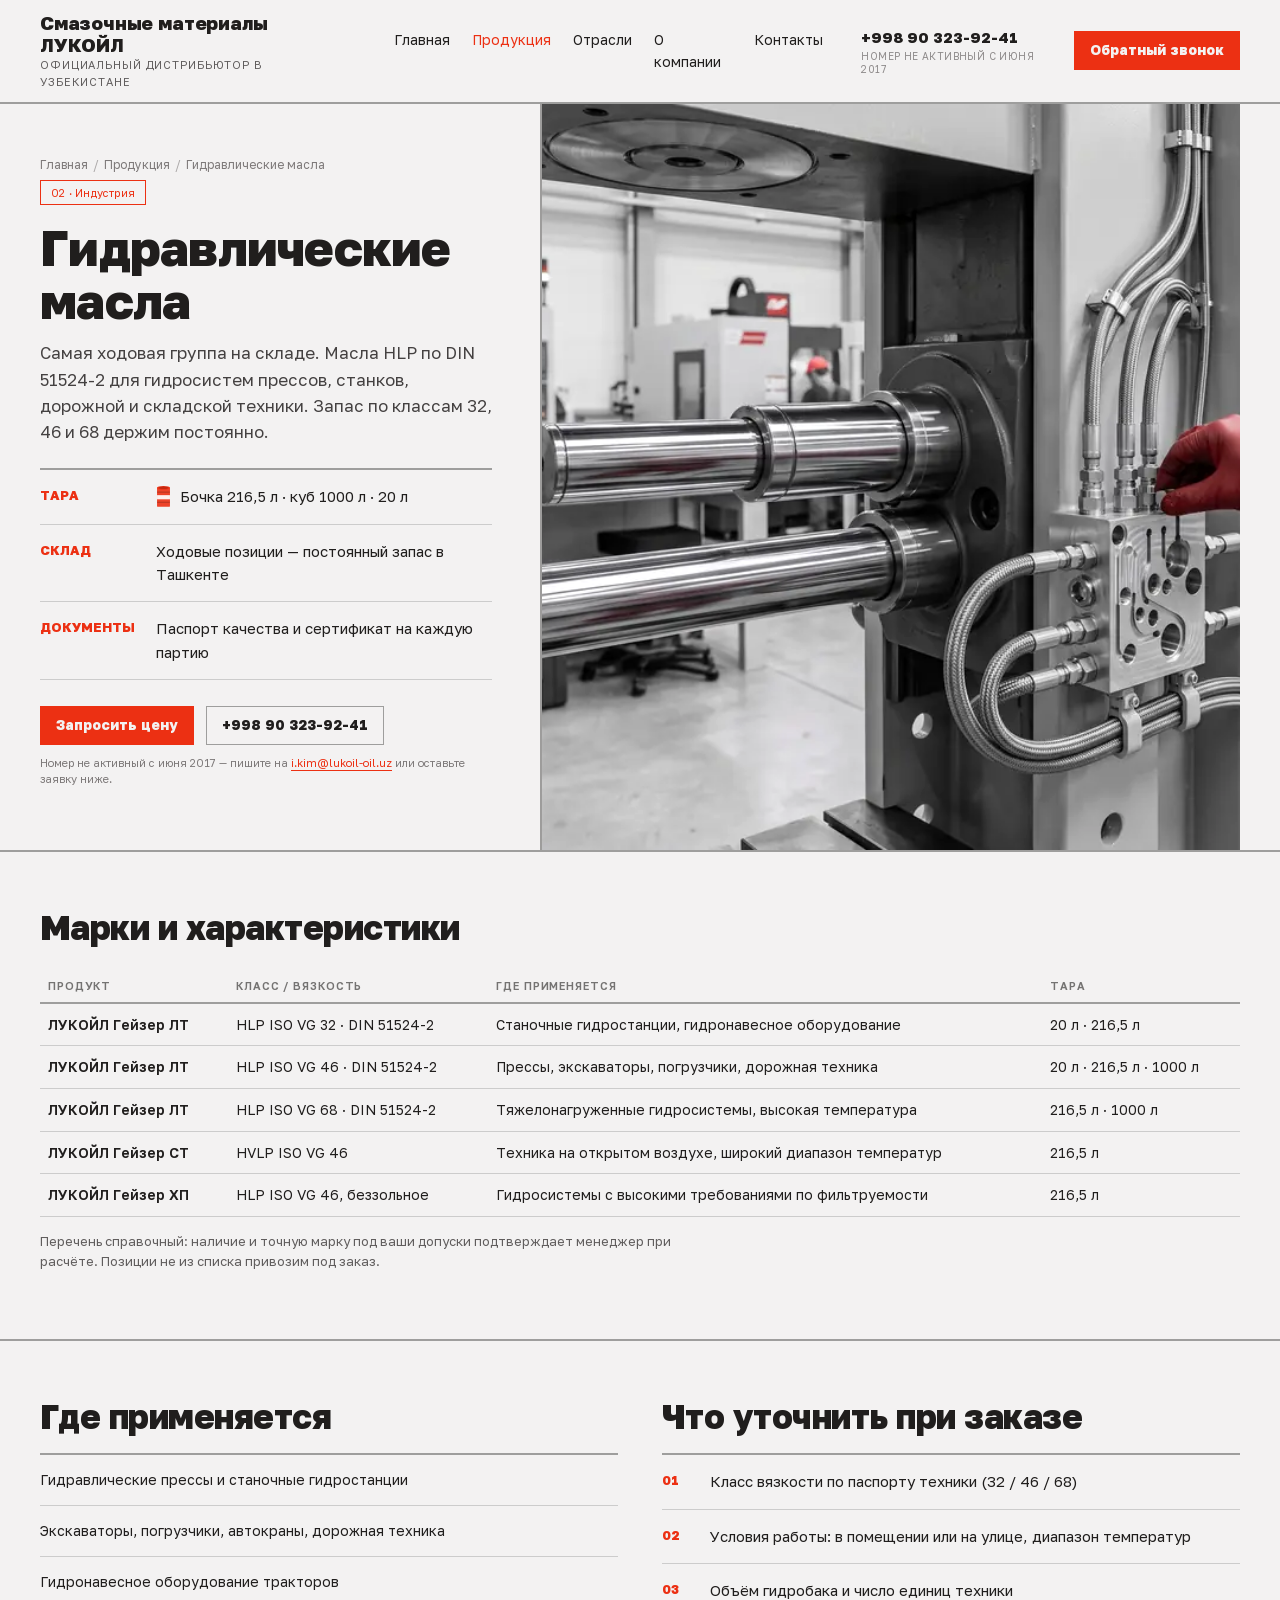
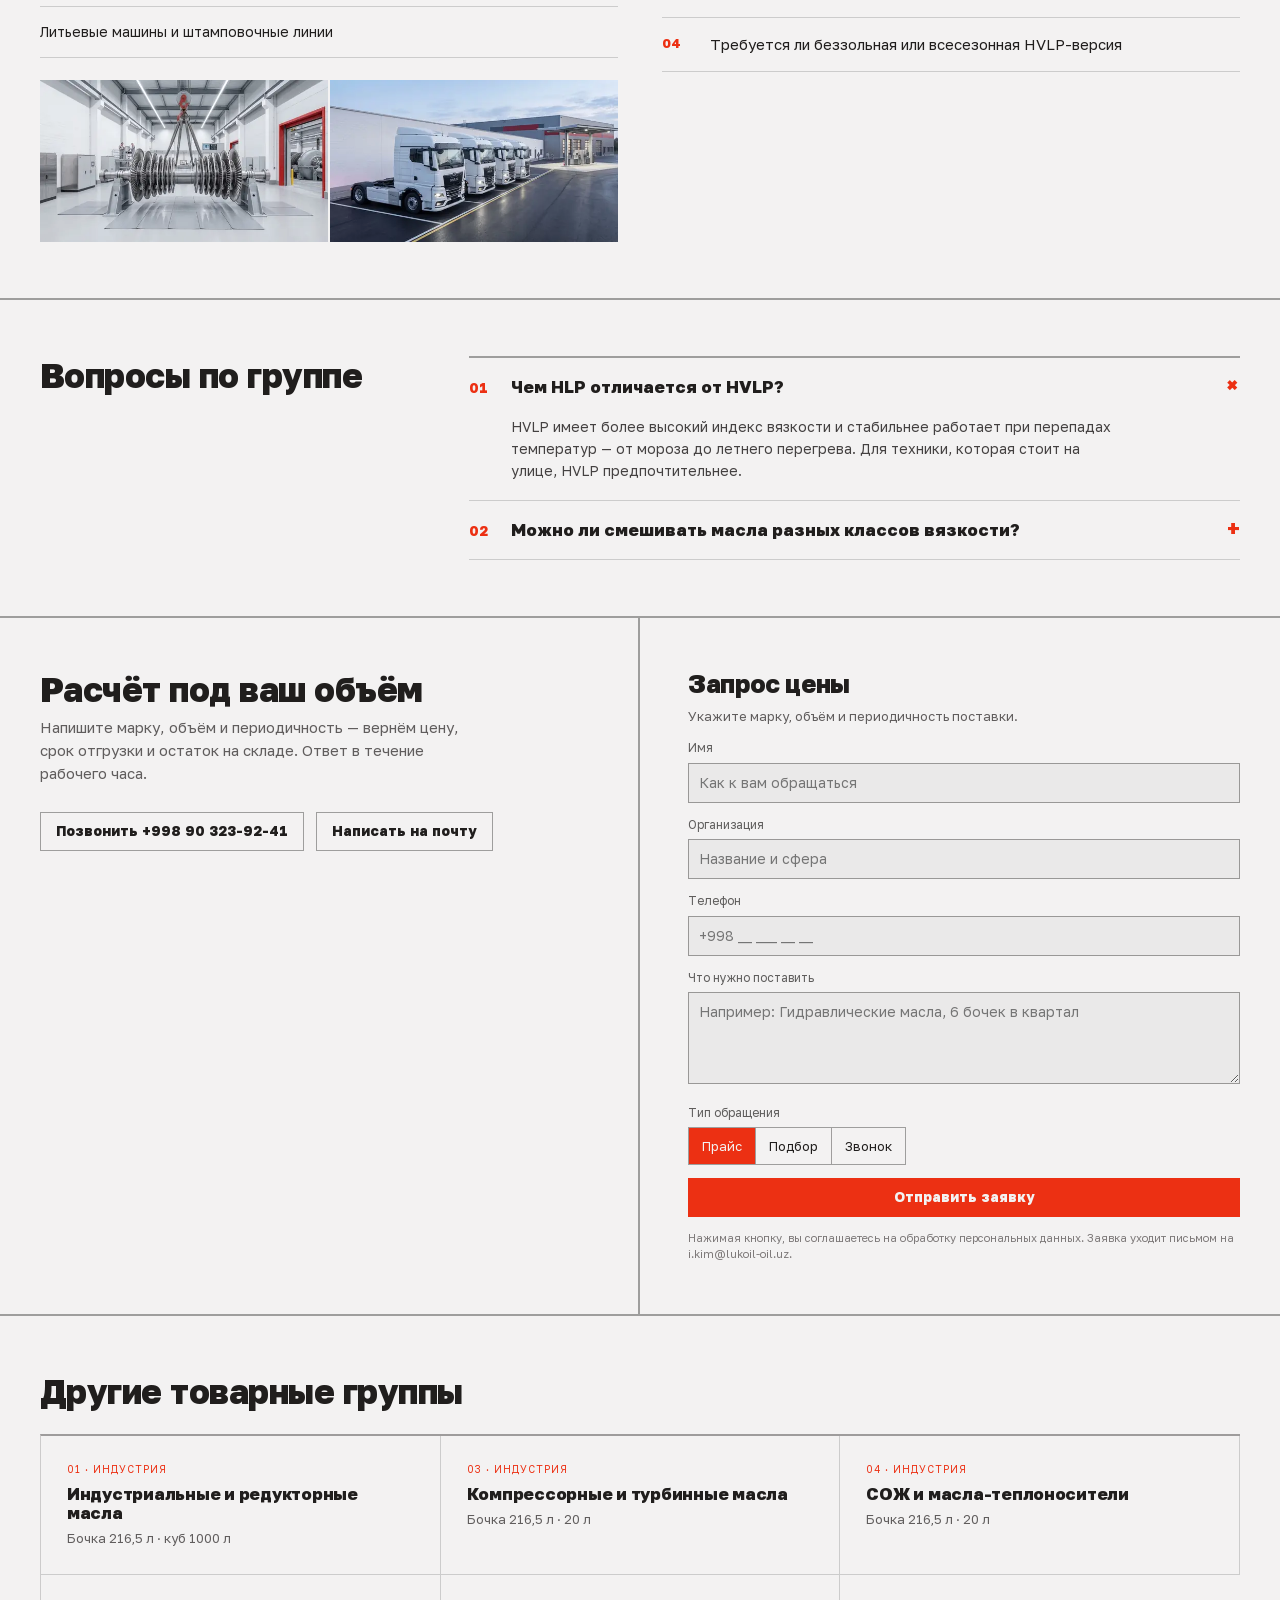
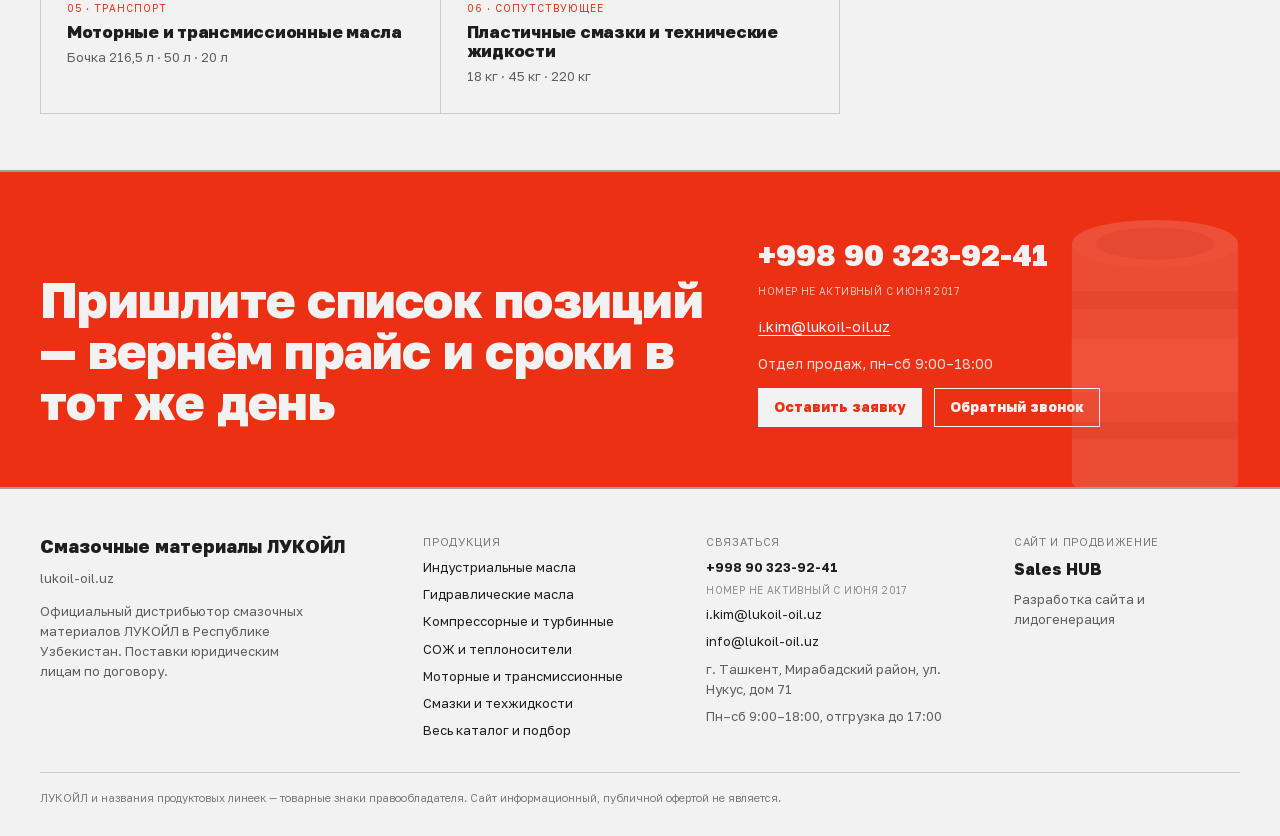
<file: hydraulic-oils.html>
<!DOCTYPE html>
<html lang="ru">
<head>
<meta charset="utf-8">
<meta name="viewport" content="width=device-width, initial-scale=1">
<title>Гидравлические масла ЛУКОЙЛ HLP 32, 46, 68 — Ташкент</title>
<meta name="description" content="Гидравлические масла ЛУКОЙЛ Гейзер HLP 32/46/68 в бочках 216,5 л и кубах: прессы, станки, экскаваторы, погрузчики. Склад в Ташкенте.">
<link rel="canonical" href="https://lukoil-oil.uz/hydraulic-oils.html">
<meta name="robots" content="index, follow, max-image-preview:large, max-snippet:-1">
<meta name="geo.region" content="UZ-TK">
<meta name="geo.placename" content="Ташкент">
<meta name="theme-color" content="#ec3013">
<meta name="format-detection" content="telephone=no">
<meta property="og:type" content="website">
<meta property="og:site_name" content="Смазочные материалы ЛУКОЙЛ — Узбекистан">
<meta property="og:title" content="Гидравлические масла ЛУКОЙЛ HLP 32, 46, 68 — Ташкент">
<meta property="og:description" content="Гидравлические масла ЛУКОЙЛ Гейзер HLP 32/46/68 в бочках 216,5 л и кубах: прессы, станки, экскаваторы, погрузчики. Склад в Ташкенте.">
<meta property="og:url" content="https://lukoil-oil.uz/hydraulic-oils.html">
<meta property="og:image" content="https://lukoil-oil.uz/img/ind-cnc.jpg">
<meta property="og:locale" content="ru_RU">
<meta name="twitter:card" content="summary_large_image">
<link rel="preload" href="fonts/golos-cyr.woff2" as="font" type="font/woff2" crossorigin>
<link rel="preload" href="fonts/golos-lat.woff2" as="font" type="font/woff2" crossorigin>
<link rel="preload" as="image" href="img/ind-cnc.webp?v=18" type="image/webp" fetchpriority="high">
<link rel="stylesheet" href="site.css?v=18">
<link rel="icon" href="favicon.ico" sizes="any">
<link rel="apple-touch-icon" href="apple-touch-icon.png">
<script type="application/ld+json">[{"@context":"https://schema.org","@type":"Organization","@id":"https://lukoil-oil.uz/#org","name":"Смазочные материалы ЛУКОЙЛ — дистрибьютор в Узбекистане","url":"https://lukoil-oil.uz/","email":"i.kim@lukoil-oil.uz","telephone":"+998 90 323-92-41","address":{"@type":"PostalAddress","addressCountry":"UZ","addressLocality":"Ташкент","addressRegion":"Мирабадский район","streetAddress":"ул. Нукус, 71"},"areaServed":{"@type":"Country","name":"Узбекистан"}},{"@context":"https://schema.org","@type":"BreadcrumbList","itemListElement":[{"@type":"ListItem","position":1,"name":"Главная","item":"https://lukoil-oil.uz/index.html"},{"@type":"ListItem","position":2,"name":"Продукция","item":"https://lukoil-oil.uz/products.html"},{"@type":"ListItem","position":3,"name":"Гидравлические масла"}]},{"@context":"https://schema.org","@type":"FAQPage","mainEntity":[{"@type":"Question","name":"Чем HLP отличается от HVLP?","acceptedAnswer":{"@type":"Answer","text":"HVLP имеет более высокий индекс вязкости и стабильнее работает при перепадах температур — от мороза до летнего перегрева. Для техники, которая стоит на улице, HVLP предпочтительнее."}},{"@type":"Question","name":"Можно ли смешивать масла разных классов вязкости?","acceptedAnswer":{"@type":"Answer","text":"Технически смесь HLP 32 и HLP 46 работоспособна, но рабочая вязкость уходит от расчётной и падает КПД насоса. Правильное решение — долив тем же классом, что указан в паспорте."}}]},{"@context":"https://schema.org","@type":"Product","name":"Гидравлические масла ЛУКОЙЛ","description":"Гидравлические масла ЛУКОЙЛ Гейзер HLP 32/46/68 в бочках 216,5 л и кубах: прессы, станки, экскаваторы, погрузчики. Склад в Ташкенте.","brand":{"@type":"Brand","name":"ЛУКОЙЛ"},"image":"https://lukoil-oil.uz/img/ind-cnc.jpg","offers":{"@type":"AggregateOffer","priceCurrency":"UZS","availability":"https://schema.org/InStock","seller":{"@id":"https://lukoil-oil.uz/#org"}}}]</script>
</head>
<body>
<a class="skip" href="#main">К основному содержанию</a>
<header class="hdr">
<div class="hdr__in">
<a class="brand" href="index.html">
<b>Смазочные материалы ЛУКОЙЛ</b>
<span>Официальный дистрибьютор в Узбекистане</span>
</a>
<nav class="nav" id="nav" aria-label="Основная навигация"><a href="index.html">Главная</a><a href="products.html" aria-current="page">Продукция</a><a href="industries.html">Отрасли</a><a href="about.html">О компании</a><a href="contacts.html">Контакты</a></nav>
<div class="hdr__cta">
<a class="hdr__tel" href="tel:+998903239241">
<b>+998 90 323-92-41</b>
<span class="note">номер не активный с июня 2017</span>
</a>
<button class="btn btn-primary" type="button" data-callback>Обратный звонок</button>
<button class="burger" type="button" id="burger" aria-label="Меню" aria-expanded="false"
aria-controls="nav"><span></span></button>
</div>
</div>
</header>
<main id="main">
<section class="sec"><div class="wrap"><div class="split split--narrow split--rev">
<div class="split__media grayscale"><picture><source media="(max-width:900px)" srcset="img/ind-cnc-m.webp?v=18" type="image/webp"><source media="(max-width:900px)" srcset="img/ind-cnc-m.jpg?v=18" type="image/jpeg"><source srcset="img/ind-cnc.webp?v=18" type="image/webp"><img src="img/ind-cnc.jpg?v=18" alt="Гидравлические цилиндры промышленного пресса" width="1120" height="628" decoding="async" fetchpriority="high"></picture></div>
<div class="split__body" style="padding-left:0">
<nav class="crumbs" aria-label="Хлебные крошки"><a href="index.html">Главная</a> <span class="crumbs__s">/</span> <a href="products.html">Продукция</a> <span class="crumbs__s">/</span> Гидравлические масла</nav>
<span class="tag tag-outline">02 · Индустрия</span>
<h1 style="margin:16px 0 14px">Гидравлические масла</h1>
<p class="lead" style="max-width:56ch">Самая ходовая группа на складе. Масла HLP по DIN 51524-2 для гидросистем прессов, станков, дорожной и складской техники. Запас по классам 32, 46 и 68 держим постоянно.</p>
<div class="rows" style="margin-top:22px">
<div><b>ТАРА</b><span class="withdrum"><svg class="drum" viewBox="0 0 64 104" aria-hidden="true" focusable="false"><path d="M4 12h56v80a2 2 0 0 1-2 2H6a2 2 0 0 1-2-2V12Z" fill="currentColor" opacity=".9"/><ellipse cx="32" cy="12" rx="28" ry="8" fill="currentColor"/><ellipse cx="32" cy="12" rx="20" ry="5.4" fill="#000" opacity=".16"/><rect x="4" y="28" width="56" height="6" fill="#000" opacity=".18"/><rect x="4" y="72" width="56" height="6" fill="#000" opacity=".18"/><rect x="4" y="44" width="56" height="18" fill="#fff" opacity=".92"/></svg>Бочка 216,5 л · куб 1000 л · 20 л</span></div>
<div><b>СКЛАД</b><span>Ходовые позиции — постоянный запас в Ташкенте</span></div>
<div><b>ДОКУМЕНТЫ</b><span>Паспорт качества и сертификат на каждую партию</span></div>
</div>
<div class="actions">
<a class="btn btn-primary" href="#request">Запросить цену</a>
<a class="btn btn-secondary" href="tel:+998903239241">+998 90 323-92-41</a>
</div>
<p class="fineprint" style="margin-top:10px">Номер не активный с июня 2017 — пишите на
<a href="mailto:i.kim@lukoil-oil.uz">i.kim@lukoil-oil.uz</a> или оставьте заявку ниже.</p>
</div>
</div></div></section>
<section class="sec"><div class="wrap sec-pad">
<h2>Марки и характеристики</h2>
<div class="tablewrap" style="margin-top:22px"><table class="table">
<thead><tr><th>Продукт</th><th>Класс / вязкость</th><th>Где применяется</th><th>Тара</th></tr></thead><tbody><tr><td style="font-weight:600">ЛУКОЙЛ Гейзер ЛТ</td><td>HLP ISO VG 32 · DIN 51524-2</td><td>Станочные гидростанции, гидронавесное оборудование</td><td>20 л · 216,5 л</td></tr><tr><td style="font-weight:600">ЛУКОЙЛ Гейзер ЛТ</td><td>HLP ISO VG 46 · DIN 51524-2</td><td>Прессы, экскаваторы, погрузчики, дорожная техника</td><td>20 л · 216,5 л · 1000 л</td></tr><tr><td style="font-weight:600">ЛУКОЙЛ Гейзер ЛТ</td><td>HLP ISO VG 68 · DIN 51524-2</td><td>Тяжелонагруженные гидросистемы, высокая температура</td><td>216,5 л · 1000 л</td></tr><tr><td style="font-weight:600">ЛУКОЙЛ Гейзер СТ</td><td>HVLP ISO VG 46</td><td>Техника на открытом воздухе, широкий диапазон температур</td><td>216,5 л</td></tr><tr><td style="font-weight:600">ЛУКОЙЛ Гейзер ХП</td><td>HLP ISO VG 46, беззольное</td><td>Гидросистемы с высокими требованиями по фильтруемости</td><td>216,5 л</td></tr></tbody>
</table></div>
<p class="small muted" style="margin-top:14px;max-width:80ch">Перечень справочный: наличие
и точную марку под ваши допуски подтверждает менеджер при расчёте. Позиции не из списка
привозим под заказ.</p>
</div></section>
<section class="sec"><div class="wrap sec-pad">
<div style="display:grid;grid-template-columns:1fr 1fr;gap:44px" data-two>
<div>
<h2>Где применяется</h2>
<div style="margin-top:18px;border-top:2px solid var(--divider)"><div style="padding:14px 20px 14px 0;border-bottom:1px solid var(--hair);font-size:14px">Гидравлические прессы и станочные гидростанции</div><div style="padding:14px 20px 14px 0;border-bottom:1px solid var(--hair);font-size:14px">Экскаваторы, погрузчики, автокраны, дорожная техника</div><div style="padding:14px 20px 14px 0;border-bottom:1px solid var(--hair);font-size:14px">Гидронавесное оборудование тракторов</div><div style="padding:14px 20px 14px 0;border-bottom:1px solid var(--hair);font-size:14px">Литьевые машины и штамповочные линии</div></div>
<div class="shots"><div class="shots__i grayscale"><picture><source srcset="img/ind-turbine-t.webp?v=18" type="image/webp"><img src="img/ind-turbine-t.jpg?v=18" alt="Ротор турбины на стенде обслуживания" width="560" height="315" decoding="async" loading="lazy"></picture></div><div class="shots__i grayscale"><picture><source srcset="img/fleet-t.webp?v=18" type="image/webp"><img src="img/fleet-t.jpg?v=18" alt="Седельные тягачи транспортного парка" width="560" height="315" decoding="async" loading="lazy"></picture></div></div>
</div>
<div>
<h2>Что уточнить при заказе</h2>
<div class="rows" style="margin-top:18px"><div><b class="num">01</b><span>Класс вязкости по паспорту техники (32 / 46 / 68)</span></div><div><b class="num">02</b><span>Условия работы: в помещении или на улице, диапазон температур</span></div><div><b class="num">03</b><span>Объём гидробака и число единиц техники</span></div><div><b class="num">04</b><span>Требуется ли беззольная или всесезонная HVLP-версия</span></div></div>
</div>
</div>
</div></section>
<section class="sec"><div class="wrap sec-pad"
style="display:grid;grid-template-columns:1fr 2fr;gap:44px" data-faqgrid>
<h2 style="margin:0">Вопросы по группе</h2>
<div class="faq"><details open><summary><span class="n">01</span><span>Чем HLP отличается от HVLP?</span><span class="s">+</span></summary><p>HVLP имеет более высокий индекс вязкости и стабильнее работает при перепадах температур — от мороза до летнего перегрева. Для техники, которая стоит на улице, HVLP предпочтительнее.</p></details><details><summary><span class="n">02</span><span>Можно ли смешивать масла разных классов вязкости?</span><span class="s">+</span></summary><p>Технически смесь HLP 32 и HLP 46 работоспособна, но рабочая вязкость уходит от расчётной и падает КПД насоса. Правильное решение — долив тем же классом, что указан в паспорте.</p></details></div>
</div></section>
<section class="sec" id="request"><div class="wrap"><div class="split">
<div class="split__body" style="padding-left:0;padding-right:48px;border-right:2px solid var(--divider)">
<h2>Расчёт под ваш объём</h2>
<p class="muted" style="max-width:48ch">Напишите марку, объём и периодичность — вернём цену,
срок отгрузки и остаток на складе. Ответ в течение рабочего часа.</p>
<div class="actions">
<a class="btn btn-secondary" href="tel:+998903239241">Позвонить +998 90 323-92-41</a>
<a class="btn btn-secondary" href="mailto:i.kim@lukoil-oil.uz">Написать на почту</a>
</div>
</div>
<div class="split__body"><div>
<form class="form" data-mailform>
<div>
<h3>Запрос цены</h3>
<p class="small muted" style="margin:0">Укажите марку, объём и периодичность поставки.</p>
</div>
<div class="field"><label for="c-name">Имя</label>
<input class="input" id="c-name" name="name" autocomplete="name" placeholder="Как к вам обращаться" required></div>
<div class="field"><label for="c-company">Организация</label>
<input class="input" id="c-company" name="company" autocomplete="organization" placeholder="Название и сфера"></div>
<div class="field"><label for="c-phone">Телефон</label>
<input class="input" id="c-phone" name="phone" type="tel" autocomplete="tel" placeholder="+998 __ ___ __ __" required></div>
<div class="field"><label for="c-note">Что нужно поставить</label>
<textarea class="input" id="c-note" name="note" placeholder="Например: Гидравлические масла, 6 бочек в квартал"></textarea></div>
<div class="field"><label>Тип обращения</label><div class="seg"><label class="seg-opt"><input type="radio" name="kind" value="Прайс" checked><span>Прайс</span></label><label class="seg-opt"><input type="radio" name="kind" value="Подбор"><span>Подбор</span></label><label class="seg-opt"><input type="radio" name="kind" value="Звонок"><span>Звонок</span></label></div></div>
<button class="btn btn-primary btn-block" type="submit">Отправить заявку</button>
<p class="fineprint" style="margin:0">Нажимая кнопку, вы соглашаетесь на обработку персональных
данных. Заявка уходит письмом на i.kim@lukoil-oil.uz.</p>
</form>
<div class="ok" data-sent hidden>
<span class="tag tag-accent" style="align-self:flex-start">Заявка сформирована</span>
<h3 style="margin:0">Спасибо<span data-sent-name></span></h3>
<p class="small" style="margin:0">Письмо открылось в вашей почтовой программе — проверьте и отправьте.
Если этого не произошло, напишите нам напрямую:
<a href="mailto:i.kim@lukoil-oil.uz" data-sent-link>i.kim@lukoil-oil.uz</a> или позвоните
<a href="tel:+998903239241">+998 90 323-92-41</a>.</p>
<button class="btn btn-secondary" type="button" data-again style="align-self:flex-start">Заполнить ещё раз</button>
</div>
</div></div>
</div></div></section>
<section class="sec"><div class="wrap sec-pad">
<h2>Другие товарные группы</h2>
<div class="grid g3" style="margin-top:24px"><a href="industrial-oils.html" style="text-decoration:none;color:inherit;display:flex;flex-direction:column;gap:6px"><div class="kicker">01 · Индустрия</div><h3 style="font-size:17px;margin:0">Индустриальные и редукторные масла</h3><p class="small muted" style="margin:0">Бочка 216,5 л · куб 1000 л</p></a><a href="compressor-turbine-oils.html" style="text-decoration:none;color:inherit;display:flex;flex-direction:column;gap:6px"><div class="kicker">03 · Индустрия</div><h3 style="font-size:17px;margin:0">Компрессорные и турбинные масла</h3><p class="small muted" style="margin:0">Бочка 216,5 л · 20 л</p></a><a href="coolants.html" style="text-decoration:none;color:inherit;display:flex;flex-direction:column;gap:6px"><div class="kicker">04 · Индустрия</div><h3 style="font-size:17px;margin:0">СОЖ и масла-теплоносители</h3><p class="small muted" style="margin:0">Бочка 216,5 л · 20 л</p></a><a href="motor-transmission-oils.html" style="text-decoration:none;color:inherit;display:flex;flex-direction:column;gap:6px"><div class="kicker">05 · Транспорт</div><h3 style="font-size:17px;margin:0">Моторные и трансмиссионные масла</h3><p class="small muted" style="margin:0">Бочка 216,5 л · 50 л · 20 л</p></a><a href="greases.html" style="text-decoration:none;color:inherit;display:flex;flex-direction:column;gap:6px"><div class="kicker">06 · Сопутствующее</div><h3 style="font-size:17px;margin:0">Пластичные смазки и технические жидкости</h3><p class="small muted" style="margin:0">18 кг · 45 кг · 220 кг</p></a></div>
</div></section>
<section class="cta">
<div class="wrap"><div class="cta__in">
<div class="cta__drum"><svg class="drum" viewBox="0 0 64 104" aria-hidden="true" focusable="false"><path d="M4 12h56v80a2 2 0 0 1-2 2H6a2 2 0 0 1-2-2V12Z" fill="currentColor" opacity=".9"/><ellipse cx="32" cy="12" rx="28" ry="8" fill="currentColor"/><ellipse cx="32" cy="12" rx="20" ry="5.4" fill="#000" opacity=".16"/><rect x="4" y="28" width="56" height="6" fill="#000" opacity=".18"/><rect x="4" y="72" width="56" height="6" fill="#000" opacity=".18"/><rect x="4" y="44" width="56" height="18" fill="#fff" opacity=".92"/></svg></div>
<h2>Пришлите список позиций — вернём прайс и сроки в тот же день</h2>
<div class="cta__side">
<div>
<a class="cta__tel" href="tel:+998903239241">+998 90 323-92-41</a>
<span class="note" style="color:var(--bg);opacity:.75">номер не активный с июня 2017</span>
</div>
<a href="mailto:i.kim@lukoil-oil.uz" style="font-size:15px">i.kim@lukoil-oil.uz</a>
<span style="font-size:14px;opacity:.9">Отдел продаж, пн–сб 9:00–18:00</span>
<div style="display:flex;gap:12px;flex-wrap:wrap">
<a class="btn btn-inv" href="contacts.html">Оставить заявку</a>
<button class="btn btn-out-inv" type="button" data-callback>Обратный звонок</button>
</div>
</div>
</div></div>
</section>
</main>
<footer class="foot">
<div class="wrap">
<div class="foot__grid">
<div class="foot__col">
<span class="foot__brand">Смазочные материалы ЛУКОЙЛ</span>
<span class="muted">lukoil-oil.uz</span>
<p class="muted" style="margin:6px 0 0;max-width:34ch">Официальный дистрибьютор смазочных
материалов ЛУКОЙЛ в Республике Узбекистан. Поставки юридическим лицам по договору.</p>
</div>
<div class="foot__col">
<span class="tiny">Продукция</span>
<a href="industrial-oils.html">Индустриальные масла</a><a href="hydraulic-oils.html">Гидравлические масла</a><a href="compressor-turbine-oils.html">Компрессорные и турбинные</a><a href="coolants.html">СОЖ и теплоносители</a><a href="motor-transmission-oils.html">Моторные и трансмиссионные</a><a href="greases.html">Смазки и техжидкости</a>
<a href="products.html">Весь каталог и подбор</a>
</div>
<div class="foot__col">
<span class="tiny">Связаться</span>
<a href="tel:+998903239241"><b>+998 90 323-92-41</b></a>
<span class="note">номер не активный с июня 2017</span>
<a href="mailto:i.kim@lukoil-oil.uz">i.kim@lukoil-oil.uz</a>
<a href="mailto:info@lukoil-oil.uz">info@lukoil-oil.uz</a>
<span class="muted">г. Ташкент, Мирабадский район, ул. Нукус, дом 71</span>
<span class="muted">Пн–сб 9:00–18:00, отгрузка до 17:00</span>
</div>
<div class="foot__col">
<span class="tiny">Сайт и продвижение</span>
<a class="foot__agency" href="https://sales-hub.uz/?utm_source=lukoil-oil.uz&amp;utm_medium=referral&amp;utm_campaign=footer" target="_blank" rel="noopener">Sales HUB</a>
<span class="muted">Разработка сайта и лидогенерация</span>
</div>
</div>
<div class="foot__bar">
ЛУКОЙЛ и названия продуктовых линеек — товарные знаки правообладателя.
Сайт информационный, публичной офертой не является.
</div>
</div>
</footer>
<div class="modal" id="callback" hidden>
<div class="modal__box" role="dialog" aria-modal="true" aria-labelledby="cb-t">
<form class="form" data-mailform>
<div class="modal__title" id="cb-t">Обратный звонок</div>
<p class="small muted" style="margin:0">Оставьте номер — перезвоним в рабочее время.
Или позвоните сами: <a href="tel:+998903239241">+998 90 323-92-41</a>.</p>
<input type="hidden" name="kind" value="Обратный звонок">
<div class="field"><label for="cb-name">Имя</label>
<input class="input" id="cb-name" name="name" placeholder="Как к вам обращаться" required></div>
<div class="field"><label for="cb-phone">Телефон</label>
<input class="input" id="cb-phone" name="phone" type="tel" placeholder="+998 __ ___ __ __" required></div>
<div class="modal__actions">
<button class="btn btn-secondary" type="button" data-close>Отмена</button>
<button class="btn btn-primary" type="submit">Жду звонка</button>
</div>
</form>
<div class="ok" data-sent hidden>
<span class="tag tag-accent" style="align-self:flex-start">Принято</span>
<p class="small" style="margin:0">Письмо с вашим номером открылось в почтовой программе.
Если нет — напишите на <a href="mailto:i.kim@lukoil-oil.uz" data-sent-link>i.kim@lukoil-oil.uz</a>.</p>
<div class="modal__actions"><button class="btn btn-primary" type="button" data-close>Закрыть</button></div>
</div>
</div>
</div>
<nav class="mbar" aria-label="Быстрая связь">
<a href="tel:+998903239241">Позвонить</a>
<a href="mailto:i.kim@lukoil-oil.uz">Написать</a>
</nav>
<script src="site.js?v=18" defer></script>
</body>
</html>
</file>
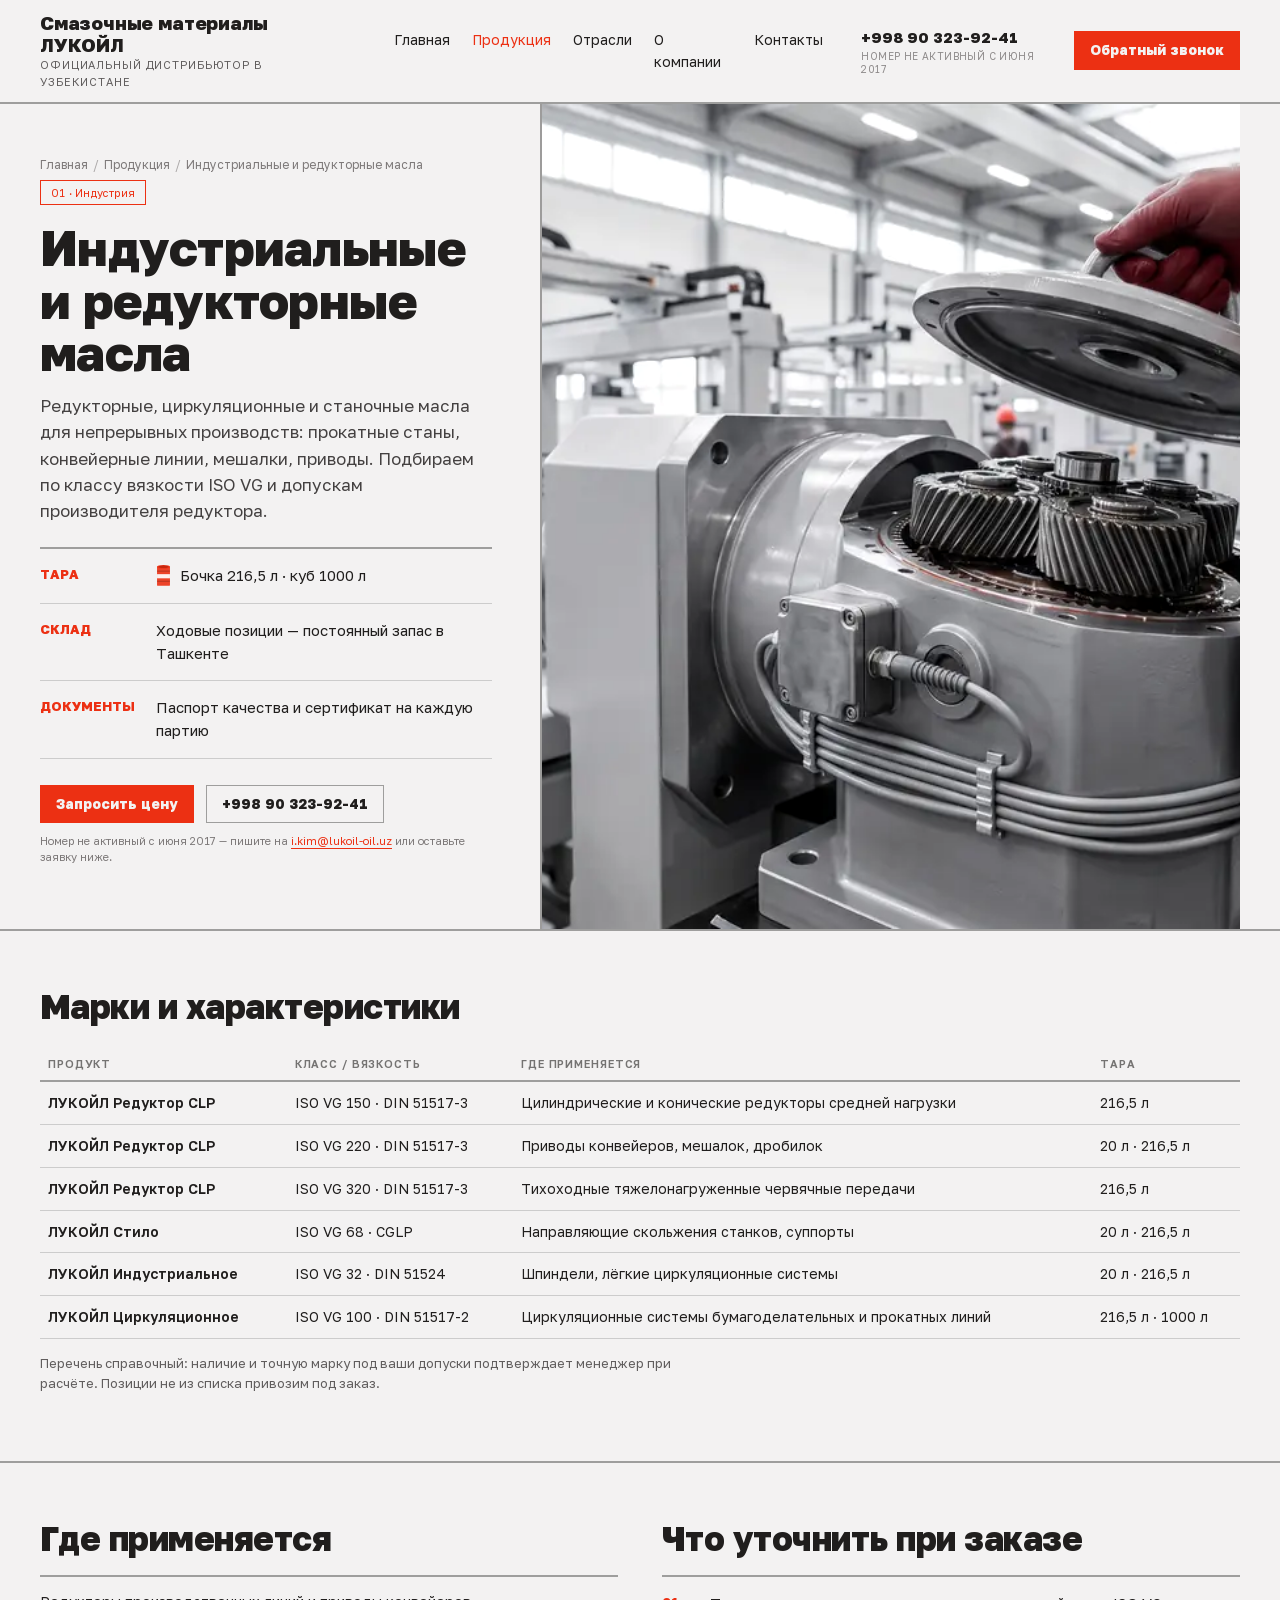
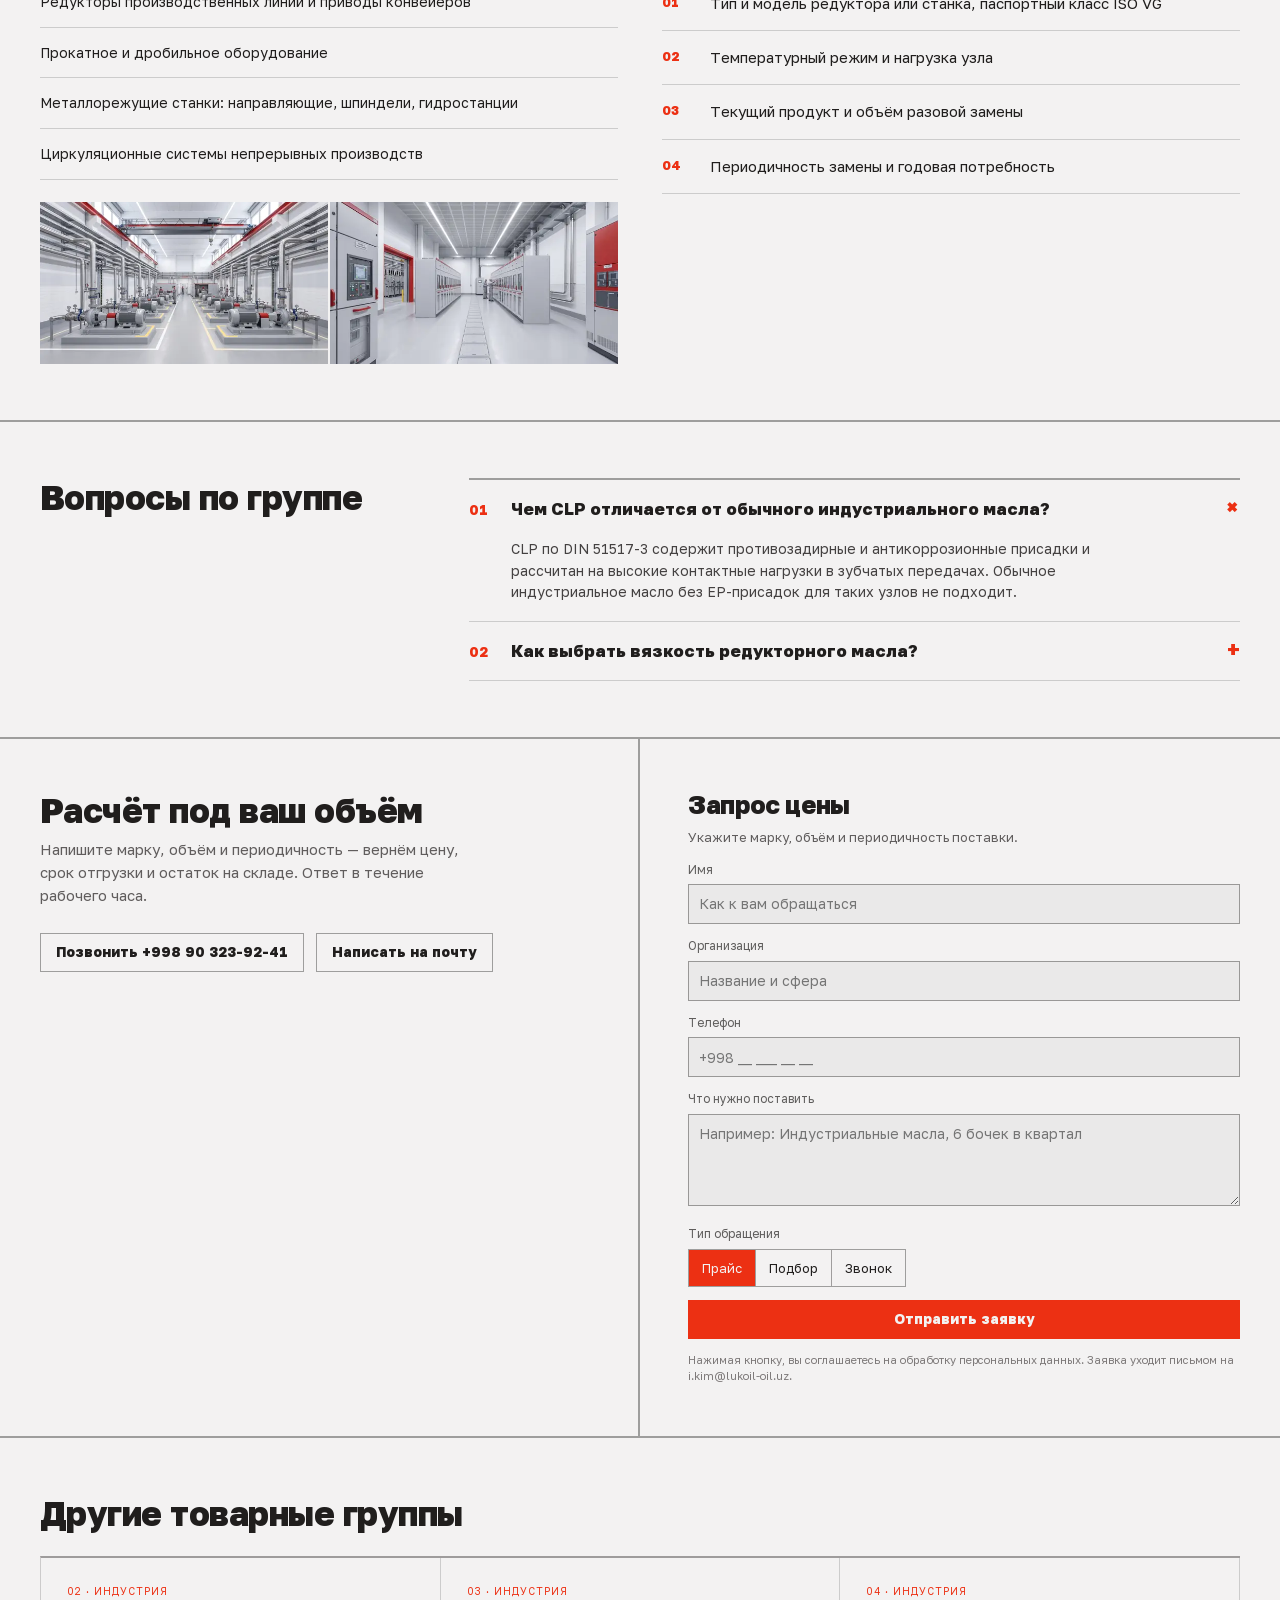
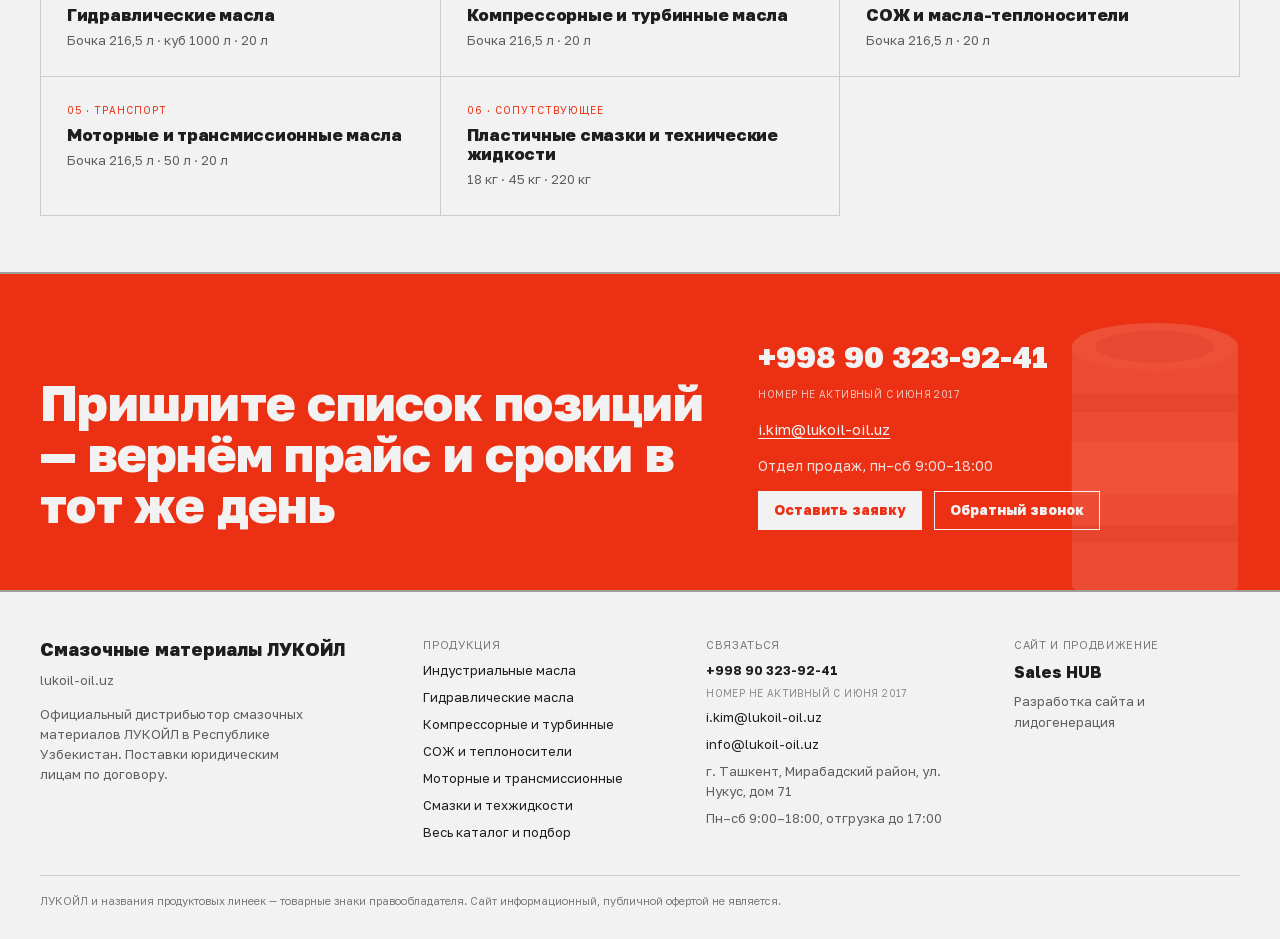
<file: industrial-oils.html>
<!DOCTYPE html>
<html lang="ru">
<head>
<meta charset="utf-8">
<meta name="viewport" content="width=device-width, initial-scale=1">
<title>Индустриальные и редукторные масла ЛУКОЙЛ — Ташкент</title>
<meta name="description" content="Редукторные масла CLP 150/220/320, циркуляционные и станочные масла ЛУКОЙЛ в бочках 216,5 л. Склад в Ташкенте, отгрузка в день заявки.">
<link rel="canonical" href="https://lukoil-oil.uz/industrial-oils.html">
<meta name="robots" content="index, follow, max-image-preview:large, max-snippet:-1">
<meta name="geo.region" content="UZ-TK">
<meta name="geo.placename" content="Ташкент">
<meta name="theme-color" content="#ec3013">
<meta name="format-detection" content="telephone=no">
<meta property="og:type" content="website">
<meta property="og:site_name" content="Смазочные материалы ЛУКОЙЛ — Узбекистан">
<meta property="og:title" content="Индустриальные и редукторные масла ЛУКОЙЛ — Ташкент">
<meta property="og:description" content="Редукторные масла CLP 150/220/320, циркуляционные и станочные масла ЛУКОЙЛ в бочках 216,5 л. Склад в Ташкенте, отгрузка в день заявки.">
<meta property="og:url" content="https://lukoil-oil.uz/industrial-oils.html">
<meta property="og:image" content="https://lukoil-oil.uz/img/ind-gears.jpg">
<meta property="og:locale" content="ru_RU">
<meta name="twitter:card" content="summary_large_image">
<link rel="preload" href="fonts/golos-cyr.woff2" as="font" type="font/woff2" crossorigin>
<link rel="preload" href="fonts/golos-lat.woff2" as="font" type="font/woff2" crossorigin>
<link rel="preload" as="image" href="img/ind-gears.webp?v=18" type="image/webp" fetchpriority="high">
<link rel="stylesheet" href="site.css?v=18">
<link rel="icon" href="favicon.ico" sizes="any">
<link rel="apple-touch-icon" href="apple-touch-icon.png">
<script type="application/ld+json">[{"@context":"https://schema.org","@type":"Organization","@id":"https://lukoil-oil.uz/#org","name":"Смазочные материалы ЛУКОЙЛ — дистрибьютор в Узбекистане","url":"https://lukoil-oil.uz/","email":"i.kim@lukoil-oil.uz","telephone":"+998 90 323-92-41","address":{"@type":"PostalAddress","addressCountry":"UZ","addressLocality":"Ташкент","addressRegion":"Мирабадский район","streetAddress":"ул. Нукус, 71"},"areaServed":{"@type":"Country","name":"Узбекистан"}},{"@context":"https://schema.org","@type":"BreadcrumbList","itemListElement":[{"@type":"ListItem","position":1,"name":"Главная","item":"https://lukoil-oil.uz/index.html"},{"@type":"ListItem","position":2,"name":"Продукция","item":"https://lukoil-oil.uz/products.html"},{"@type":"ListItem","position":3,"name":"Индустриальные и редукторные масла"}]},{"@context":"https://schema.org","@type":"FAQPage","mainEntity":[{"@type":"Question","name":"Чем CLP отличается от обычного индустриального масла?","acceptedAnswer":{"@type":"Answer","text":"CLP по DIN 51517-3 содержит противозадирные и антикоррозионные присадки и рассчитан на высокие контактные нагрузки в зубчатых передачах. Обычное индустриальное масло без EP-присадок для таких узлов не подходит."}},{"@type":"Question","name":"Как выбрать вязкость редукторного масла?","acceptedAnswer":{"@type":"Answer","text":"По паспорту редуктора: производитель указывает класс ISO VG для расчётной нагрузки и температуры. Если паспорта нет — инженер подбирает по типу передачи, окружной скорости и рабочей температуре."}}]},{"@context":"https://schema.org","@type":"Product","name":"Индустриальные и редукторные масла ЛУКОЙЛ","description":"Редукторные масла CLP 150/220/320, циркуляционные и станочные масла ЛУКОЙЛ в бочках 216,5 л. Склад в Ташкенте, отгрузка в день заявки.","brand":{"@type":"Brand","name":"ЛУКОЙЛ"},"image":"https://lukoil-oil.uz/img/ind-gears.jpg","offers":{"@type":"AggregateOffer","priceCurrency":"UZS","availability":"https://schema.org/InStock","seller":{"@id":"https://lukoil-oil.uz/#org"}}}]</script>
</head>
<body>
<a class="skip" href="#main">К основному содержанию</a>
<header class="hdr">
<div class="hdr__in">
<a class="brand" href="index.html">
<b>Смазочные материалы ЛУКОЙЛ</b>
<span>Официальный дистрибьютор в Узбекистане</span>
</a>
<nav class="nav" id="nav" aria-label="Основная навигация"><a href="index.html">Главная</a><a href="products.html" aria-current="page">Продукция</a><a href="industries.html">Отрасли</a><a href="about.html">О компании</a><a href="contacts.html">Контакты</a></nav>
<div class="hdr__cta">
<a class="hdr__tel" href="tel:+998903239241">
<b>+998 90 323-92-41</b>
<span class="note">номер не активный с июня 2017</span>
</a>
<button class="btn btn-primary" type="button" data-callback>Обратный звонок</button>
<button class="burger" type="button" id="burger" aria-label="Меню" aria-expanded="false"
aria-controls="nav"><span></span></button>
</div>
</div>
</header>
<main id="main">
<section class="sec"><div class="wrap"><div class="split split--narrow split--rev">
<div class="split__media grayscale"><picture><source media="(max-width:900px)" srcset="img/ind-gears-m.webp?v=18" type="image/webp"><source media="(max-width:900px)" srcset="img/ind-gears-m.jpg?v=18" type="image/jpeg"><source srcset="img/ind-gears.webp?v=18" type="image/webp"><img src="img/ind-gears.jpg?v=18" alt="Открытый редуктор производственной линии" width="1120" height="628" decoding="async" fetchpriority="high"></picture></div>
<div class="split__body" style="padding-left:0">
<nav class="crumbs" aria-label="Хлебные крошки"><a href="index.html">Главная</a> <span class="crumbs__s">/</span> <a href="products.html">Продукция</a> <span class="crumbs__s">/</span> Индустриальные и редукторные масла</nav>
<span class="tag tag-outline">01 · Индустрия</span>
<h1 style="margin:16px 0 14px">Индустриальные и редукторные масла</h1>
<p class="lead" style="max-width:56ch">Редукторные, циркуляционные и станочные масла для непрерывных производств: прокатные станы, конвейерные линии, мешалки, приводы. Подбираем по классу вязкости ISO VG и допускам производителя редуктора.</p>
<div class="rows" style="margin-top:22px">
<div><b>ТАРА</b><span class="withdrum"><svg class="drum" viewBox="0 0 64 104" aria-hidden="true" focusable="false"><path d="M4 12h56v80a2 2 0 0 1-2 2H6a2 2 0 0 1-2-2V12Z" fill="currentColor" opacity=".9"/><ellipse cx="32" cy="12" rx="28" ry="8" fill="currentColor"/><ellipse cx="32" cy="12" rx="20" ry="5.4" fill="#000" opacity=".16"/><rect x="4" y="28" width="56" height="6" fill="#000" opacity=".18"/><rect x="4" y="72" width="56" height="6" fill="#000" opacity=".18"/><rect x="4" y="44" width="56" height="18" fill="#fff" opacity=".92"/></svg>Бочка 216,5 л · куб 1000 л</span></div>
<div><b>СКЛАД</b><span>Ходовые позиции — постоянный запас в Ташкенте</span></div>
<div><b>ДОКУМЕНТЫ</b><span>Паспорт качества и сертификат на каждую партию</span></div>
</div>
<div class="actions">
<a class="btn btn-primary" href="#request">Запросить цену</a>
<a class="btn btn-secondary" href="tel:+998903239241">+998 90 323-92-41</a>
</div>
<p class="fineprint" style="margin-top:10px">Номер не активный с июня 2017 — пишите на
<a href="mailto:i.kim@lukoil-oil.uz">i.kim@lukoil-oil.uz</a> или оставьте заявку ниже.</p>
</div>
</div></div></section>
<section class="sec"><div class="wrap sec-pad">
<h2>Марки и характеристики</h2>
<div class="tablewrap" style="margin-top:22px"><table class="table">
<thead><tr><th>Продукт</th><th>Класс / вязкость</th><th>Где применяется</th><th>Тара</th></tr></thead><tbody><tr><td style="font-weight:600">ЛУКОЙЛ Редуктор CLP</td><td>ISO VG 150 · DIN 51517-3</td><td>Цилиндрические и конические редукторы средней нагрузки</td><td>216,5 л</td></tr><tr><td style="font-weight:600">ЛУКОЙЛ Редуктор CLP</td><td>ISO VG 220 · DIN 51517-3</td><td>Приводы конвейеров, мешалок, дробилок</td><td>20 л · 216,5 л</td></tr><tr><td style="font-weight:600">ЛУКОЙЛ Редуктор CLP</td><td>ISO VG 320 · DIN 51517-3</td><td>Тихоходные тяжелонагруженные червячные передачи</td><td>216,5 л</td></tr><tr><td style="font-weight:600">ЛУКОЙЛ Стило</td><td>ISO VG 68 · CGLP</td><td>Направляющие скольжения станков, суппорты</td><td>20 л · 216,5 л</td></tr><tr><td style="font-weight:600">ЛУКОЙЛ Индустриальное</td><td>ISO VG 32 · DIN 51524</td><td>Шпиндели, лёгкие циркуляционные системы</td><td>20 л · 216,5 л</td></tr><tr><td style="font-weight:600">ЛУКОЙЛ Циркуляционное</td><td>ISO VG 100 · DIN 51517-2</td><td>Циркуляционные системы бумагоделательных и прокатных линий</td><td>216,5 л · 1000 л</td></tr></tbody>
</table></div>
<p class="small muted" style="margin-top:14px;max-width:80ch">Перечень справочный: наличие
и точную марку под ваши допуски подтверждает менеджер при расчёте. Позиции не из списка
привозим под заказ.</p>
</div></section>
<section class="sec"><div class="wrap sec-pad">
<div style="display:grid;grid-template-columns:1fr 1fr;gap:44px" data-two>
<div>
<h2>Где применяется</h2>
<div style="margin-top:18px;border-top:2px solid var(--divider)"><div style="padding:14px 20px 14px 0;border-bottom:1px solid var(--hair);font-size:14px">Редукторы производственных линий и приводы конвейеров</div><div style="padding:14px 20px 14px 0;border-bottom:1px solid var(--hair);font-size:14px">Прокатное и дробильное оборудование</div><div style="padding:14px 20px 14px 0;border-bottom:1px solid var(--hair);font-size:14px">Металлорежущие станки: направляющие, шпиндели, гидростанции</div><div style="padding:14px 20px 14px 0;border-bottom:1px solid var(--hair);font-size:14px">Циркуляционные системы непрерывных производств</div></div>
<div class="shots"><div class="shots__i grayscale"><picture><source srcset="img/ind-pumps-t.webp?v=18" type="image/webp"><img src="img/ind-pumps-t.jpg?v=18" alt="Насосная станция производственного цеха" width="560" height="315" decoding="async" loading="lazy"></picture></div><div class="shots__i grayscale"><picture><source srcset="img/ind-power-t.webp?v=18" type="image/webp"><img src="img/ind-power-t.jpg?v=18" alt="Распределительное устройство предприятия" width="560" height="315" decoding="async" loading="lazy"></picture></div></div>
</div>
<div>
<h2>Что уточнить при заказе</h2>
<div class="rows" style="margin-top:18px"><div><b class="num">01</b><span>Тип и модель редуктора или станка, паспортный класс ISO VG</span></div><div><b class="num">02</b><span>Температурный режим и нагрузка узла</span></div><div><b class="num">03</b><span>Текущий продукт и объём разовой замены</span></div><div><b class="num">04</b><span>Периодичность замены и годовая потребность</span></div></div>
</div>
</div>
</div></section>
<section class="sec"><div class="wrap sec-pad"
style="display:grid;grid-template-columns:1fr 2fr;gap:44px" data-faqgrid>
<h2 style="margin:0">Вопросы по группе</h2>
<div class="faq"><details open><summary><span class="n">01</span><span>Чем CLP отличается от обычного индустриального масла?</span><span class="s">+</span></summary><p>CLP по DIN 51517-3 содержит противозадирные и антикоррозионные присадки и рассчитан на высокие контактные нагрузки в зубчатых передачах. Обычное индустриальное масло без EP-присадок для таких узлов не подходит.</p></details><details><summary><span class="n">02</span><span>Как выбрать вязкость редукторного масла?</span><span class="s">+</span></summary><p>По паспорту редуктора: производитель указывает класс ISO VG для расчётной нагрузки и температуры. Если паспорта нет — инженер подбирает по типу передачи, окружной скорости и рабочей температуре.</p></details></div>
</div></section>
<section class="sec" id="request"><div class="wrap"><div class="split">
<div class="split__body" style="padding-left:0;padding-right:48px;border-right:2px solid var(--divider)">
<h2>Расчёт под ваш объём</h2>
<p class="muted" style="max-width:48ch">Напишите марку, объём и периодичность — вернём цену,
срок отгрузки и остаток на складе. Ответ в течение рабочего часа.</p>
<div class="actions">
<a class="btn btn-secondary" href="tel:+998903239241">Позвонить +998 90 323-92-41</a>
<a class="btn btn-secondary" href="mailto:i.kim@lukoil-oil.uz">Написать на почту</a>
</div>
</div>
<div class="split__body"><div>
<form class="form" data-mailform>
<div>
<h3>Запрос цены</h3>
<p class="small muted" style="margin:0">Укажите марку, объём и периодичность поставки.</p>
</div>
<div class="field"><label for="c-name">Имя</label>
<input class="input" id="c-name" name="name" autocomplete="name" placeholder="Как к вам обращаться" required></div>
<div class="field"><label for="c-company">Организация</label>
<input class="input" id="c-company" name="company" autocomplete="organization" placeholder="Название и сфера"></div>
<div class="field"><label for="c-phone">Телефон</label>
<input class="input" id="c-phone" name="phone" type="tel" autocomplete="tel" placeholder="+998 __ ___ __ __" required></div>
<div class="field"><label for="c-note">Что нужно поставить</label>
<textarea class="input" id="c-note" name="note" placeholder="Например: Индустриальные масла, 6 бочек в квартал"></textarea></div>
<div class="field"><label>Тип обращения</label><div class="seg"><label class="seg-opt"><input type="radio" name="kind" value="Прайс" checked><span>Прайс</span></label><label class="seg-opt"><input type="radio" name="kind" value="Подбор"><span>Подбор</span></label><label class="seg-opt"><input type="radio" name="kind" value="Звонок"><span>Звонок</span></label></div></div>
<button class="btn btn-primary btn-block" type="submit">Отправить заявку</button>
<p class="fineprint" style="margin:0">Нажимая кнопку, вы соглашаетесь на обработку персональных
данных. Заявка уходит письмом на i.kim@lukoil-oil.uz.</p>
</form>
<div class="ok" data-sent hidden>
<span class="tag tag-accent" style="align-self:flex-start">Заявка сформирована</span>
<h3 style="margin:0">Спасибо<span data-sent-name></span></h3>
<p class="small" style="margin:0">Письмо открылось в вашей почтовой программе — проверьте и отправьте.
Если этого не произошло, напишите нам напрямую:
<a href="mailto:i.kim@lukoil-oil.uz" data-sent-link>i.kim@lukoil-oil.uz</a> или позвоните
<a href="tel:+998903239241">+998 90 323-92-41</a>.</p>
<button class="btn btn-secondary" type="button" data-again style="align-self:flex-start">Заполнить ещё раз</button>
</div>
</div></div>
</div></div></section>
<section class="sec"><div class="wrap sec-pad">
<h2>Другие товарные группы</h2>
<div class="grid g3" style="margin-top:24px"><a href="hydraulic-oils.html" style="text-decoration:none;color:inherit;display:flex;flex-direction:column;gap:6px"><div class="kicker">02 · Индустрия</div><h3 style="font-size:17px;margin:0">Гидравлические масла</h3><p class="small muted" style="margin:0">Бочка 216,5 л · куб 1000 л · 20 л</p></a><a href="compressor-turbine-oils.html" style="text-decoration:none;color:inherit;display:flex;flex-direction:column;gap:6px"><div class="kicker">03 · Индустрия</div><h3 style="font-size:17px;margin:0">Компрессорные и турбинные масла</h3><p class="small muted" style="margin:0">Бочка 216,5 л · 20 л</p></a><a href="coolants.html" style="text-decoration:none;color:inherit;display:flex;flex-direction:column;gap:6px"><div class="kicker">04 · Индустрия</div><h3 style="font-size:17px;margin:0">СОЖ и масла-теплоносители</h3><p class="small muted" style="margin:0">Бочка 216,5 л · 20 л</p></a><a href="motor-transmission-oils.html" style="text-decoration:none;color:inherit;display:flex;flex-direction:column;gap:6px"><div class="kicker">05 · Транспорт</div><h3 style="font-size:17px;margin:0">Моторные и трансмиссионные масла</h3><p class="small muted" style="margin:0">Бочка 216,5 л · 50 л · 20 л</p></a><a href="greases.html" style="text-decoration:none;color:inherit;display:flex;flex-direction:column;gap:6px"><div class="kicker">06 · Сопутствующее</div><h3 style="font-size:17px;margin:0">Пластичные смазки и технические жидкости</h3><p class="small muted" style="margin:0">18 кг · 45 кг · 220 кг</p></a></div>
</div></section>
<section class="cta">
<div class="wrap"><div class="cta__in">
<div class="cta__drum"><svg class="drum" viewBox="0 0 64 104" aria-hidden="true" focusable="false"><path d="M4 12h56v80a2 2 0 0 1-2 2H6a2 2 0 0 1-2-2V12Z" fill="currentColor" opacity=".9"/><ellipse cx="32" cy="12" rx="28" ry="8" fill="currentColor"/><ellipse cx="32" cy="12" rx="20" ry="5.4" fill="#000" opacity=".16"/><rect x="4" y="28" width="56" height="6" fill="#000" opacity=".18"/><rect x="4" y="72" width="56" height="6" fill="#000" opacity=".18"/><rect x="4" y="44" width="56" height="18" fill="#fff" opacity=".92"/></svg></div>
<h2>Пришлите список позиций — вернём прайс и сроки в тот же день</h2>
<div class="cta__side">
<div>
<a class="cta__tel" href="tel:+998903239241">+998 90 323-92-41</a>
<span class="note" style="color:var(--bg);opacity:.75">номер не активный с июня 2017</span>
</div>
<a href="mailto:i.kim@lukoil-oil.uz" style="font-size:15px">i.kim@lukoil-oil.uz</a>
<span style="font-size:14px;opacity:.9">Отдел продаж, пн–сб 9:00–18:00</span>
<div style="display:flex;gap:12px;flex-wrap:wrap">
<a class="btn btn-inv" href="contacts.html">Оставить заявку</a>
<button class="btn btn-out-inv" type="button" data-callback>Обратный звонок</button>
</div>
</div>
</div></div>
</section>
</main>
<footer class="foot">
<div class="wrap">
<div class="foot__grid">
<div class="foot__col">
<span class="foot__brand">Смазочные материалы ЛУКОЙЛ</span>
<span class="muted">lukoil-oil.uz</span>
<p class="muted" style="margin:6px 0 0;max-width:34ch">Официальный дистрибьютор смазочных
материалов ЛУКОЙЛ в Республике Узбекистан. Поставки юридическим лицам по договору.</p>
</div>
<div class="foot__col">
<span class="tiny">Продукция</span>
<a href="industrial-oils.html">Индустриальные масла</a><a href="hydraulic-oils.html">Гидравлические масла</a><a href="compressor-turbine-oils.html">Компрессорные и турбинные</a><a href="coolants.html">СОЖ и теплоносители</a><a href="motor-transmission-oils.html">Моторные и трансмиссионные</a><a href="greases.html">Смазки и техжидкости</a>
<a href="products.html">Весь каталог и подбор</a>
</div>
<div class="foot__col">
<span class="tiny">Связаться</span>
<a href="tel:+998903239241"><b>+998 90 323-92-41</b></a>
<span class="note">номер не активный с июня 2017</span>
<a href="mailto:i.kim@lukoil-oil.uz">i.kim@lukoil-oil.uz</a>
<a href="mailto:info@lukoil-oil.uz">info@lukoil-oil.uz</a>
<span class="muted">г. Ташкент, Мирабадский район, ул. Нукус, дом 71</span>
<span class="muted">Пн–сб 9:00–18:00, отгрузка до 17:00</span>
</div>
<div class="foot__col">
<span class="tiny">Сайт и продвижение</span>
<a class="foot__agency" href="https://sales-hub.uz/?utm_source=lukoil-oil.uz&amp;utm_medium=referral&amp;utm_campaign=footer" target="_blank" rel="noopener">Sales HUB</a>
<span class="muted">Разработка сайта и лидогенерация</span>
</div>
</div>
<div class="foot__bar">
ЛУКОЙЛ и названия продуктовых линеек — товарные знаки правообладателя.
Сайт информационный, публичной офертой не является.
</div>
</div>
</footer>
<div class="modal" id="callback" hidden>
<div class="modal__box" role="dialog" aria-modal="true" aria-labelledby="cb-t">
<form class="form" data-mailform>
<div class="modal__title" id="cb-t">Обратный звонок</div>
<p class="small muted" style="margin:0">Оставьте номер — перезвоним в рабочее время.
Или позвоните сами: <a href="tel:+998903239241">+998 90 323-92-41</a>.</p>
<input type="hidden" name="kind" value="Обратный звонок">
<div class="field"><label for="cb-name">Имя</label>
<input class="input" id="cb-name" name="name" placeholder="Как к вам обращаться" required></div>
<div class="field"><label for="cb-phone">Телефон</label>
<input class="input" id="cb-phone" name="phone" type="tel" placeholder="+998 __ ___ __ __" required></div>
<div class="modal__actions">
<button class="btn btn-secondary" type="button" data-close>Отмена</button>
<button class="btn btn-primary" type="submit">Жду звонка</button>
</div>
</form>
<div class="ok" data-sent hidden>
<span class="tag tag-accent" style="align-self:flex-start">Принято</span>
<p class="small" style="margin:0">Письмо с вашим номером открылось в почтовой программе.
Если нет — напишите на <a href="mailto:i.kim@lukoil-oil.uz" data-sent-link>i.kim@lukoil-oil.uz</a>.</p>
<div class="modal__actions"><button class="btn btn-primary" type="button" data-close>Закрыть</button></div>
</div>
</div>
</div>
<nav class="mbar" aria-label="Быстрая связь">
<a href="tel:+998903239241">Позвонить</a>
<a href="mailto:i.kim@lukoil-oil.uz">Написать</a>
</nav>
<script src="site.js?v=18" defer></script>
</body>
</html>
</file>
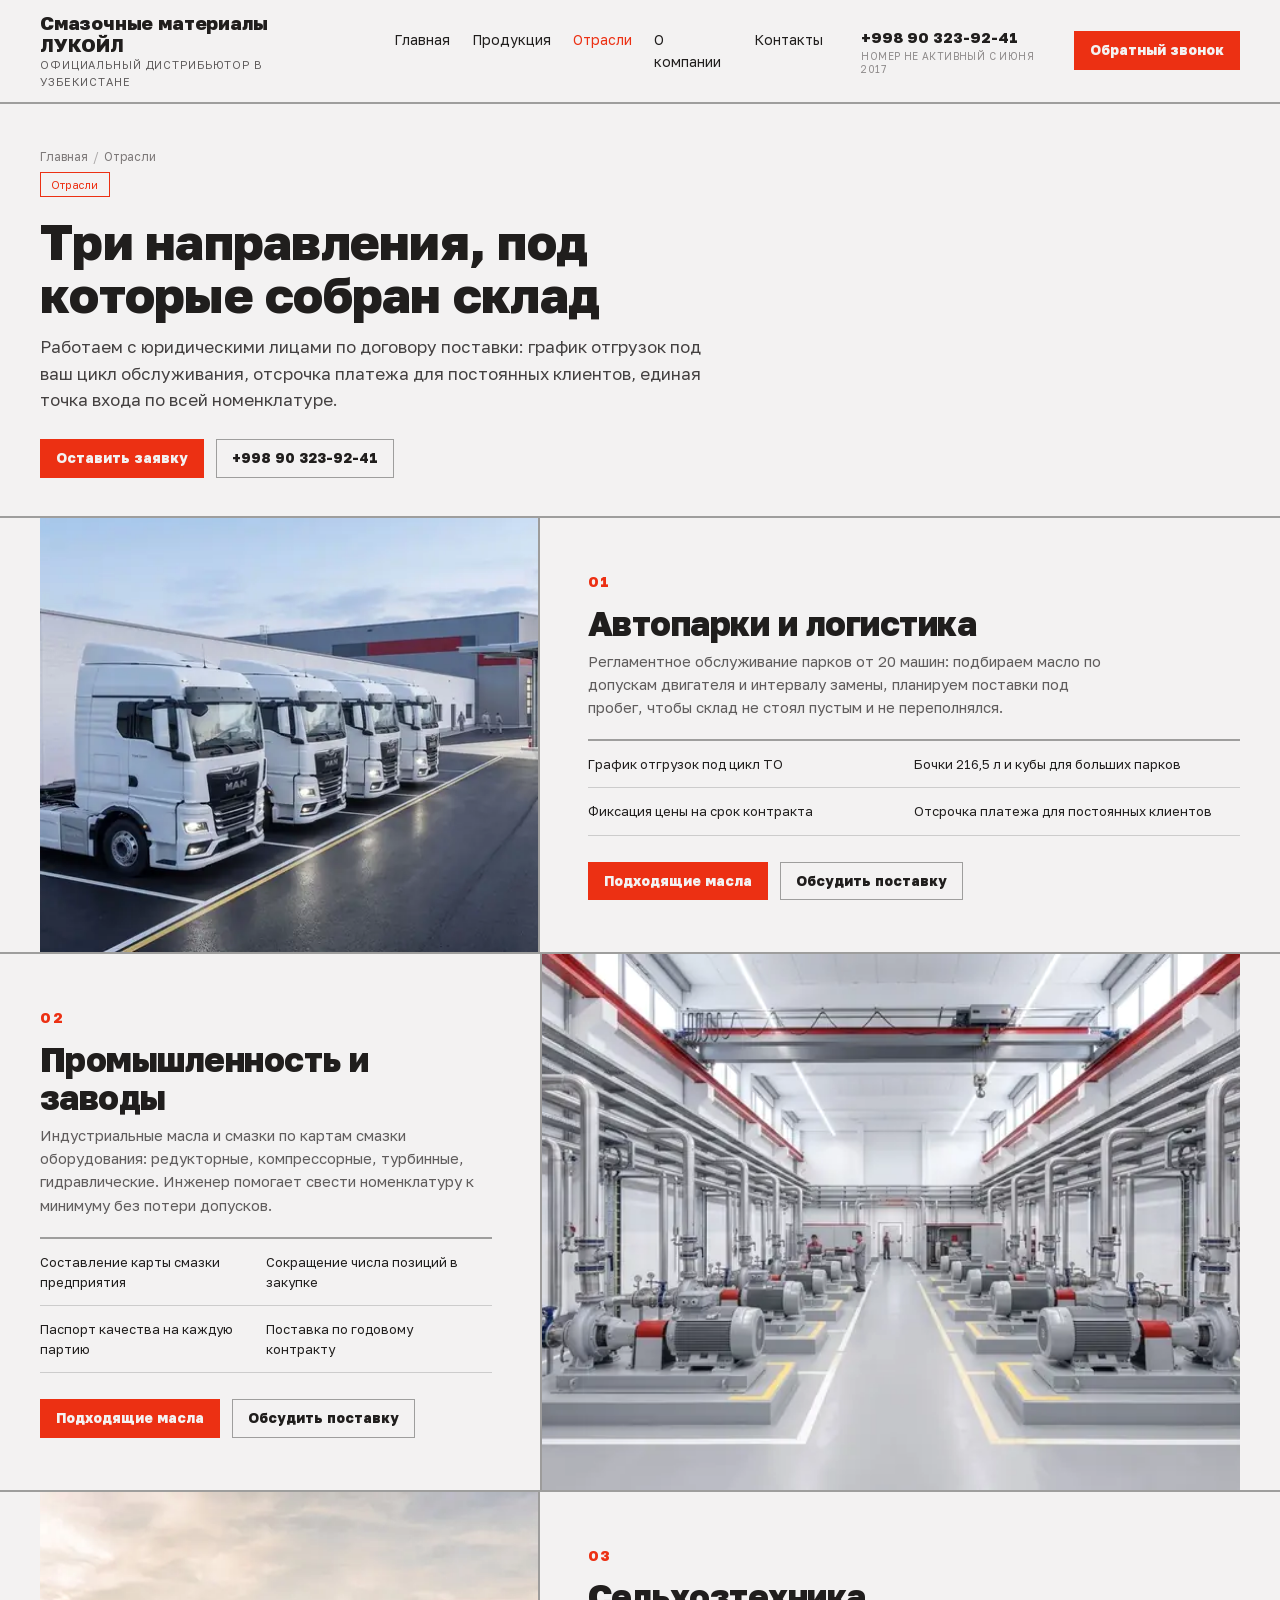
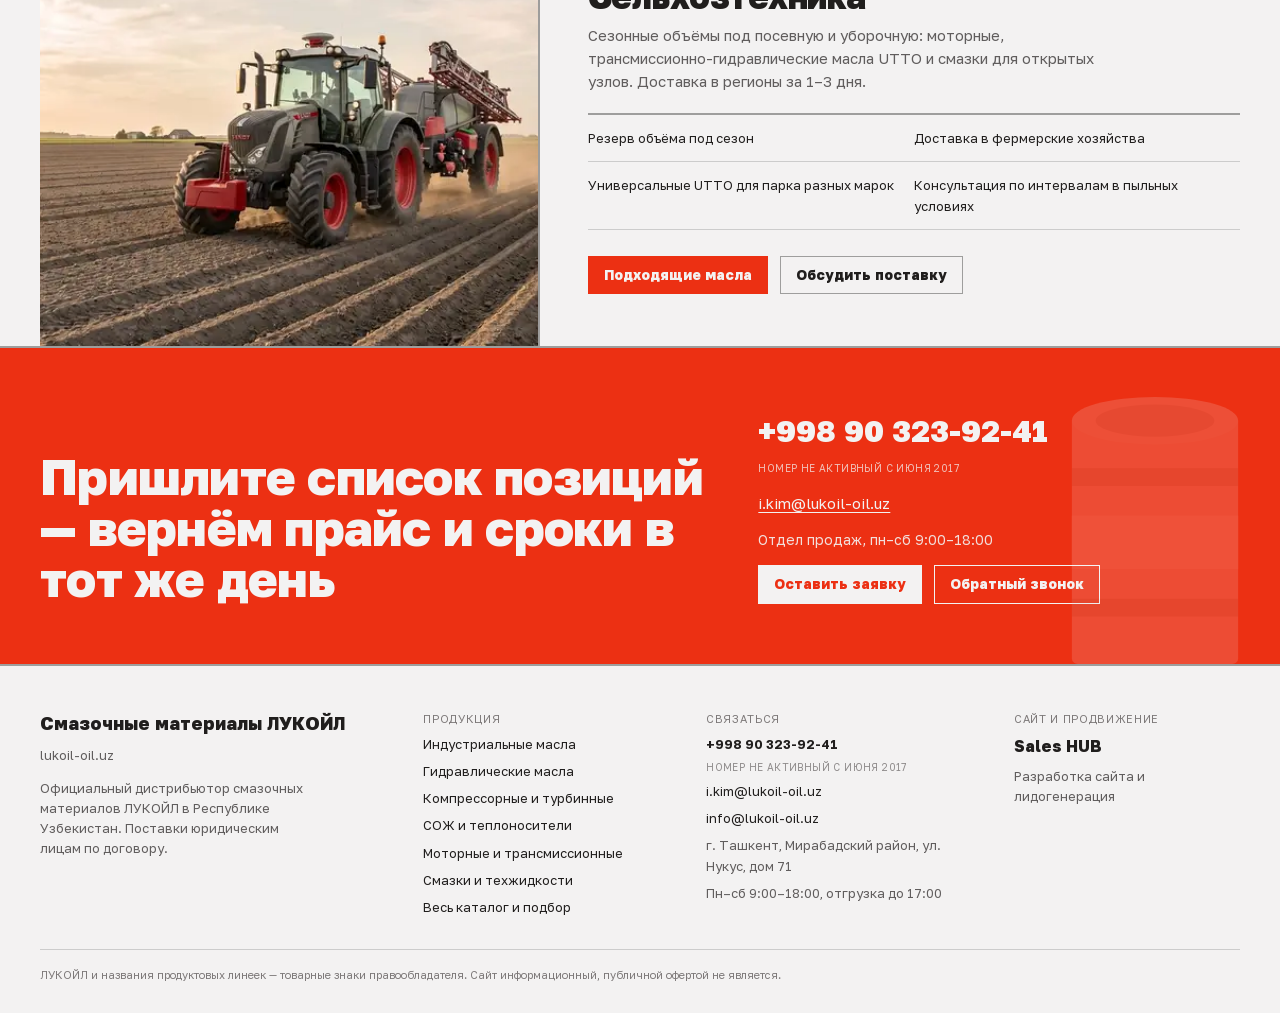
<file: industries.html>
<!DOCTYPE html>
<html lang="ru">
<head>
<meta charset="utf-8">
<meta name="viewport" content="width=device-width, initial-scale=1">
<title>Отрасли — масла ЛУКОЙЛ автопаркам, заводам и агрохозяйствам</title>
<meta name="description" content="Три направления поставок: автопарки и логистика, промышленность, сельхозтехника. График отгрузок под цикл ТО, карта смазки, доставка по республике.">
<link rel="canonical" href="https://lukoil-oil.uz/industries.html">
<meta name="robots" content="index, follow, max-image-preview:large, max-snippet:-1">
<meta name="geo.region" content="UZ-TK">
<meta name="geo.placename" content="Ташкент">
<meta name="theme-color" content="#ec3013">
<meta name="format-detection" content="telephone=no">
<meta property="og:type" content="website">
<meta property="og:site_name" content="Смазочные материалы ЛУКОЙЛ — Узбекистан">
<meta property="og:title" content="Отрасли — масла ЛУКОЙЛ автопаркам, заводам и агрохозяйствам">
<meta property="og:description" content="Три направления поставок: автопарки и логистика, промышленность, сельхозтехника. График отгрузок под цикл ТО, карта смазки, доставка по республике.">
<meta property="og:url" content="https://lukoil-oil.uz/industries.html">
<meta property="og:image" content="https://lukoil-oil.uz/img/ind-pumps.jpg">
<meta property="og:locale" content="ru_RU">
<meta name="twitter:card" content="summary_large_image">
<link rel="preload" href="fonts/golos-cyr.woff2" as="font" type="font/woff2" crossorigin>
<link rel="preload" href="fonts/golos-lat.woff2" as="font" type="font/woff2" crossorigin>
<link rel="stylesheet" href="site.css?v=18">
<link rel="icon" href="favicon.ico" sizes="any">
<link rel="apple-touch-icon" href="apple-touch-icon.png">
<script type="application/ld+json">[{"@context":"https://schema.org","@type":"Organization","@id":"https://lukoil-oil.uz/#org","name":"Смазочные материалы ЛУКОЙЛ — дистрибьютор в Узбекистане","url":"https://lukoil-oil.uz/","email":"i.kim@lukoil-oil.uz","telephone":"+998 90 323-92-41","address":{"@type":"PostalAddress","addressCountry":"UZ","addressLocality":"Ташкент","addressRegion":"Мирабадский район","streetAddress":"ул. Нукус, 71"},"areaServed":{"@type":"Country","name":"Узбекистан"}},{"@context":"https://schema.org","@type":"BreadcrumbList","itemListElement":[{"@type":"ListItem","position":1,"name":"Главная","item":"https://lukoil-oil.uz/index.html"},{"@type":"ListItem","position":2,"name":"Отрасли"}]}]</script>
</head>
<body>
<a class="skip" href="#main">К основному содержанию</a>
<header class="hdr">
<div class="hdr__in">
<a class="brand" href="index.html">
<b>Смазочные материалы ЛУКОЙЛ</b>
<span>Официальный дистрибьютор в Узбекистане</span>
</a>
<nav class="nav" id="nav" aria-label="Основная навигация"><a href="index.html">Главная</a><a href="products.html">Продукция</a><a href="industries.html" aria-current="page">Отрасли</a><a href="about.html">О компании</a><a href="contacts.html">Контакты</a></nav>
<div class="hdr__cta">
<a class="hdr__tel" href="tel:+998903239241">
<b>+998 90 323-92-41</b>
<span class="note">номер не активный с июня 2017</span>
</a>
<button class="btn btn-primary" type="button" data-callback>Обратный звонок</button>
<button class="burger" type="button" id="burger" aria-label="Меню" aria-expanded="false"
aria-controls="nav"><span></span></button>
</div>
</div>
</header>
<main id="main">
<section class="sec"><div class="wrap phead">
<nav class="crumbs" aria-label="Хлебные крошки"><a href="index.html">Главная</a> <span class="crumbs__s">/</span> Отрасли</nav>
<span class="tag tag-outline">Отрасли</span>
<h1>Три направления, под которые собран склад</h1>
<p class="lead" style="max-width:62ch">Работаем с юридическими лицами по договору поставки:
график отгрузок под ваш цикл обслуживания, отсрочка платежа для постоянных клиентов,
единая точка входа по всей номенклатуре.</p>
<div class="actions">
<a class="btn btn-primary" href="contacts.html">Оставить заявку</a>
<a class="btn btn-secondary" href="tel:+998903239241">+998 90 323-92-41</a>
</div>
</div></section>
<section class="sec"><div class="wrap"><div class="split split--narrow">
<div class="split__media grayscale"><picture><source media="(max-width:900px)" srcset="img/fleet-m.webp?v=18" type="image/webp"><source media="(max-width:900px)" srcset="img/fleet-m.jpg?v=18" type="image/jpeg"><source srcset="img/fleet.webp?v=18" type="image/webp"><img src="img/fleet.jpg?v=18" alt="Колонна седельных тягачей на площадке предприятия" width="1120" height="628" decoding="async" fetchpriority="high"></picture></div>
<div class="split__body">
<div class="kicker" style="font-size:15px;font-weight:800;margin-bottom:10px">01</div>
<h2>Автопарки и логистика</h2>
<p class="muted" style="max-width:58ch;font-size:15px">Регламентное обслуживание парков от 20 машин: подбираем масло по допускам двигателя и интервалу замены, планируем поставки под пробег, чтобы склад не стоял пустым и не переполнялся.</p>
<div style="display:grid;grid-template-columns:repeat(2,1fr);margin-top:20px;
border-top:2px solid var(--divider)"><div style="padding:13px 20px 13px 0;border-bottom:1px solid var(--hair);font-size:13px">График отгрузок под цикл ТО</div><div style="padding:13px 20px 13px 0;border-bottom:1px solid var(--hair);font-size:13px">Бочки 216,5 л и кубы для больших парков</div><div style="padding:13px 20px 13px 0;border-bottom:1px solid var(--hair);font-size:13px">Фиксация цены на срок контракта</div><div style="padding:13px 20px 13px 0;border-bottom:1px solid var(--hair);font-size:13px">Отсрочка платежа для постоянных клиентов</div></div>
<div class="actions">
<a class="btn btn-primary" href="motor-transmission-oils.html">Подходящие масла</a>
<a class="btn btn-secondary" href="contacts.html">Обсудить поставку</a>
</div>
</div>
</div></div></section>
<section class="sec"><div class="wrap"><div class="split split--narrow split--rev">
<div class="split__media grayscale"><picture><source media="(max-width:900px)" srcset="img/ind-pumps-m.webp?v=18" type="image/webp"><source media="(max-width:900px)" srcset="img/ind-pumps-m.jpg?v=18" type="image/jpeg"><source srcset="img/ind-pumps.webp?v=18" type="image/webp"><img src="img/ind-pumps.jpg?v=18" alt="Ряды насосов в производственном цехе" width="1120" height="628" decoding="async" loading="lazy"></picture></div>
<div class="split__body">
<div class="kicker" style="font-size:15px;font-weight:800;margin-bottom:10px">02</div>
<h2>Промышленность и заводы</h2>
<p class="muted" style="max-width:58ch;font-size:15px">Индустриальные масла и смазки по картам смазки оборудования: редукторные, компрессорные, турбинные, гидравлические. Инженер помогает свести номенклатуру к минимуму без потери допусков.</p>
<div style="display:grid;grid-template-columns:repeat(2,1fr);margin-top:20px;
border-top:2px solid var(--divider)"><div style="padding:13px 20px 13px 0;border-bottom:1px solid var(--hair);font-size:13px">Составление карты смазки предприятия</div><div style="padding:13px 20px 13px 0;border-bottom:1px solid var(--hair);font-size:13px">Сокращение числа позиций в закупке</div><div style="padding:13px 20px 13px 0;border-bottom:1px solid var(--hair);font-size:13px">Паспорт качества на каждую партию</div><div style="padding:13px 20px 13px 0;border-bottom:1px solid var(--hair);font-size:13px">Поставка по годовому контракту</div></div>
<div class="actions">
<a class="btn btn-primary" href="industrial-oils.html">Подходящие масла</a>
<a class="btn btn-secondary" href="contacts.html">Обсудить поставку</a>
</div>
</div>
</div></div></section>
<section class="sec"><div class="wrap"><div class="split split--narrow">
<div class="split__media grayscale"><picture><source media="(max-width:900px)" srcset="img/agro-m.webp?v=18" type="image/webp"><source media="(max-width:900px)" srcset="img/agro-m.jpg?v=18" type="image/jpeg"><source srcset="img/agro.webp?v=18" type="image/webp"><img src="img/agro.jpg?v=18" alt="Трактор с опрыскивателем на обработанном поле" width="1120" height="628" decoding="async" loading="lazy"></picture></div>
<div class="split__body">
<div class="kicker" style="font-size:15px;font-weight:800;margin-bottom:10px">03</div>
<h2>Сельхозтехника</h2>
<p class="muted" style="max-width:58ch;font-size:15px">Сезонные объёмы под посевную и уборочную: моторные, трансмиссионно-гидравлические масла UTTO и смазки для открытых узлов. Доставка в регионы за 1–3 дня.</p>
<div style="display:grid;grid-template-columns:repeat(2,1fr);margin-top:20px;
border-top:2px solid var(--divider)"><div style="padding:13px 20px 13px 0;border-bottom:1px solid var(--hair);font-size:13px">Резерв объёма под сезон</div><div style="padding:13px 20px 13px 0;border-bottom:1px solid var(--hair);font-size:13px">Доставка в фермерские хозяйства</div><div style="padding:13px 20px 13px 0;border-bottom:1px solid var(--hair);font-size:13px">Универсальные UTTO для парка разных марок</div><div style="padding:13px 20px 13px 0;border-bottom:1px solid var(--hair);font-size:13px">Консультация по интервалам в пыльных условиях</div></div>
<div class="actions">
<a class="btn btn-primary" href="hydraulic-oils.html">Подходящие масла</a>
<a class="btn btn-secondary" href="contacts.html">Обсудить поставку</a>
</div>
</div>
</div></div></section>
<section class="cta">
<div class="wrap"><div class="cta__in">
<div class="cta__drum"><svg class="drum" viewBox="0 0 64 104" aria-hidden="true" focusable="false"><path d="M4 12h56v80a2 2 0 0 1-2 2H6a2 2 0 0 1-2-2V12Z" fill="currentColor" opacity=".9"/><ellipse cx="32" cy="12" rx="28" ry="8" fill="currentColor"/><ellipse cx="32" cy="12" rx="20" ry="5.4" fill="#000" opacity=".16"/><rect x="4" y="28" width="56" height="6" fill="#000" opacity=".18"/><rect x="4" y="72" width="56" height="6" fill="#000" opacity=".18"/><rect x="4" y="44" width="56" height="18" fill="#fff" opacity=".92"/></svg></div>
<h2>Пришлите список позиций — вернём прайс и сроки в тот же день</h2>
<div class="cta__side">
<div>
<a class="cta__tel" href="tel:+998903239241">+998 90 323-92-41</a>
<span class="note" style="color:var(--bg);opacity:.75">номер не активный с июня 2017</span>
</div>
<a href="mailto:i.kim@lukoil-oil.uz" style="font-size:15px">i.kim@lukoil-oil.uz</a>
<span style="font-size:14px;opacity:.9">Отдел продаж, пн–сб 9:00–18:00</span>
<div style="display:flex;gap:12px;flex-wrap:wrap">
<a class="btn btn-inv" href="contacts.html">Оставить заявку</a>
<button class="btn btn-out-inv" type="button" data-callback>Обратный звонок</button>
</div>
</div>
</div></div>
</section>
</main>
<footer class="foot">
<div class="wrap">
<div class="foot__grid">
<div class="foot__col">
<span class="foot__brand">Смазочные материалы ЛУКОЙЛ</span>
<span class="muted">lukoil-oil.uz</span>
<p class="muted" style="margin:6px 0 0;max-width:34ch">Официальный дистрибьютор смазочных
материалов ЛУКОЙЛ в Республике Узбекистан. Поставки юридическим лицам по договору.</p>
</div>
<div class="foot__col">
<span class="tiny">Продукция</span>
<a href="industrial-oils.html">Индустриальные масла</a><a href="hydraulic-oils.html">Гидравлические масла</a><a href="compressor-turbine-oils.html">Компрессорные и турбинные</a><a href="coolants.html">СОЖ и теплоносители</a><a href="motor-transmission-oils.html">Моторные и трансмиссионные</a><a href="greases.html">Смазки и техжидкости</a>
<a href="products.html">Весь каталог и подбор</a>
</div>
<div class="foot__col">
<span class="tiny">Связаться</span>
<a href="tel:+998903239241"><b>+998 90 323-92-41</b></a>
<span class="note">номер не активный с июня 2017</span>
<a href="mailto:i.kim@lukoil-oil.uz">i.kim@lukoil-oil.uz</a>
<a href="mailto:info@lukoil-oil.uz">info@lukoil-oil.uz</a>
<span class="muted">г. Ташкент, Мирабадский район, ул. Нукус, дом 71</span>
<span class="muted">Пн–сб 9:00–18:00, отгрузка до 17:00</span>
</div>
<div class="foot__col">
<span class="tiny">Сайт и продвижение</span>
<a class="foot__agency" href="https://sales-hub.uz/?utm_source=lukoil-oil.uz&amp;utm_medium=referral&amp;utm_campaign=footer" target="_blank" rel="noopener">Sales HUB</a>
<span class="muted">Разработка сайта и лидогенерация</span>
</div>
</div>
<div class="foot__bar">
ЛУКОЙЛ и названия продуктовых линеек — товарные знаки правообладателя.
Сайт информационный, публичной офертой не является.
</div>
</div>
</footer>
<div class="modal" id="callback" hidden>
<div class="modal__box" role="dialog" aria-modal="true" aria-labelledby="cb-t">
<form class="form" data-mailform>
<div class="modal__title" id="cb-t">Обратный звонок</div>
<p class="small muted" style="margin:0">Оставьте номер — перезвоним в рабочее время.
Или позвоните сами: <a href="tel:+998903239241">+998 90 323-92-41</a>.</p>
<input type="hidden" name="kind" value="Обратный звонок">
<div class="field"><label for="cb-name">Имя</label>
<input class="input" id="cb-name" name="name" placeholder="Как к вам обращаться" required></div>
<div class="field"><label for="cb-phone">Телефон</label>
<input class="input" id="cb-phone" name="phone" type="tel" placeholder="+998 __ ___ __ __" required></div>
<div class="modal__actions">
<button class="btn btn-secondary" type="button" data-close>Отмена</button>
<button class="btn btn-primary" type="submit">Жду звонка</button>
</div>
</form>
<div class="ok" data-sent hidden>
<span class="tag tag-accent" style="align-self:flex-start">Принято</span>
<p class="small" style="margin:0">Письмо с вашим номером открылось в почтовой программе.
Если нет — напишите на <a href="mailto:i.kim@lukoil-oil.uz" data-sent-link>i.kim@lukoil-oil.uz</a>.</p>
<div class="modal__actions"><button class="btn btn-primary" type="button" data-close>Закрыть</button></div>
</div>
</div>
</div>
<nav class="mbar" aria-label="Быстрая связь">
<a href="tel:+998903239241">Позвонить</a>
<a href="mailto:i.kim@lukoil-oil.uz">Написать</a>
</nav>
<script src="site.js?v=18" defer></script>
</body>
</html>
</file>
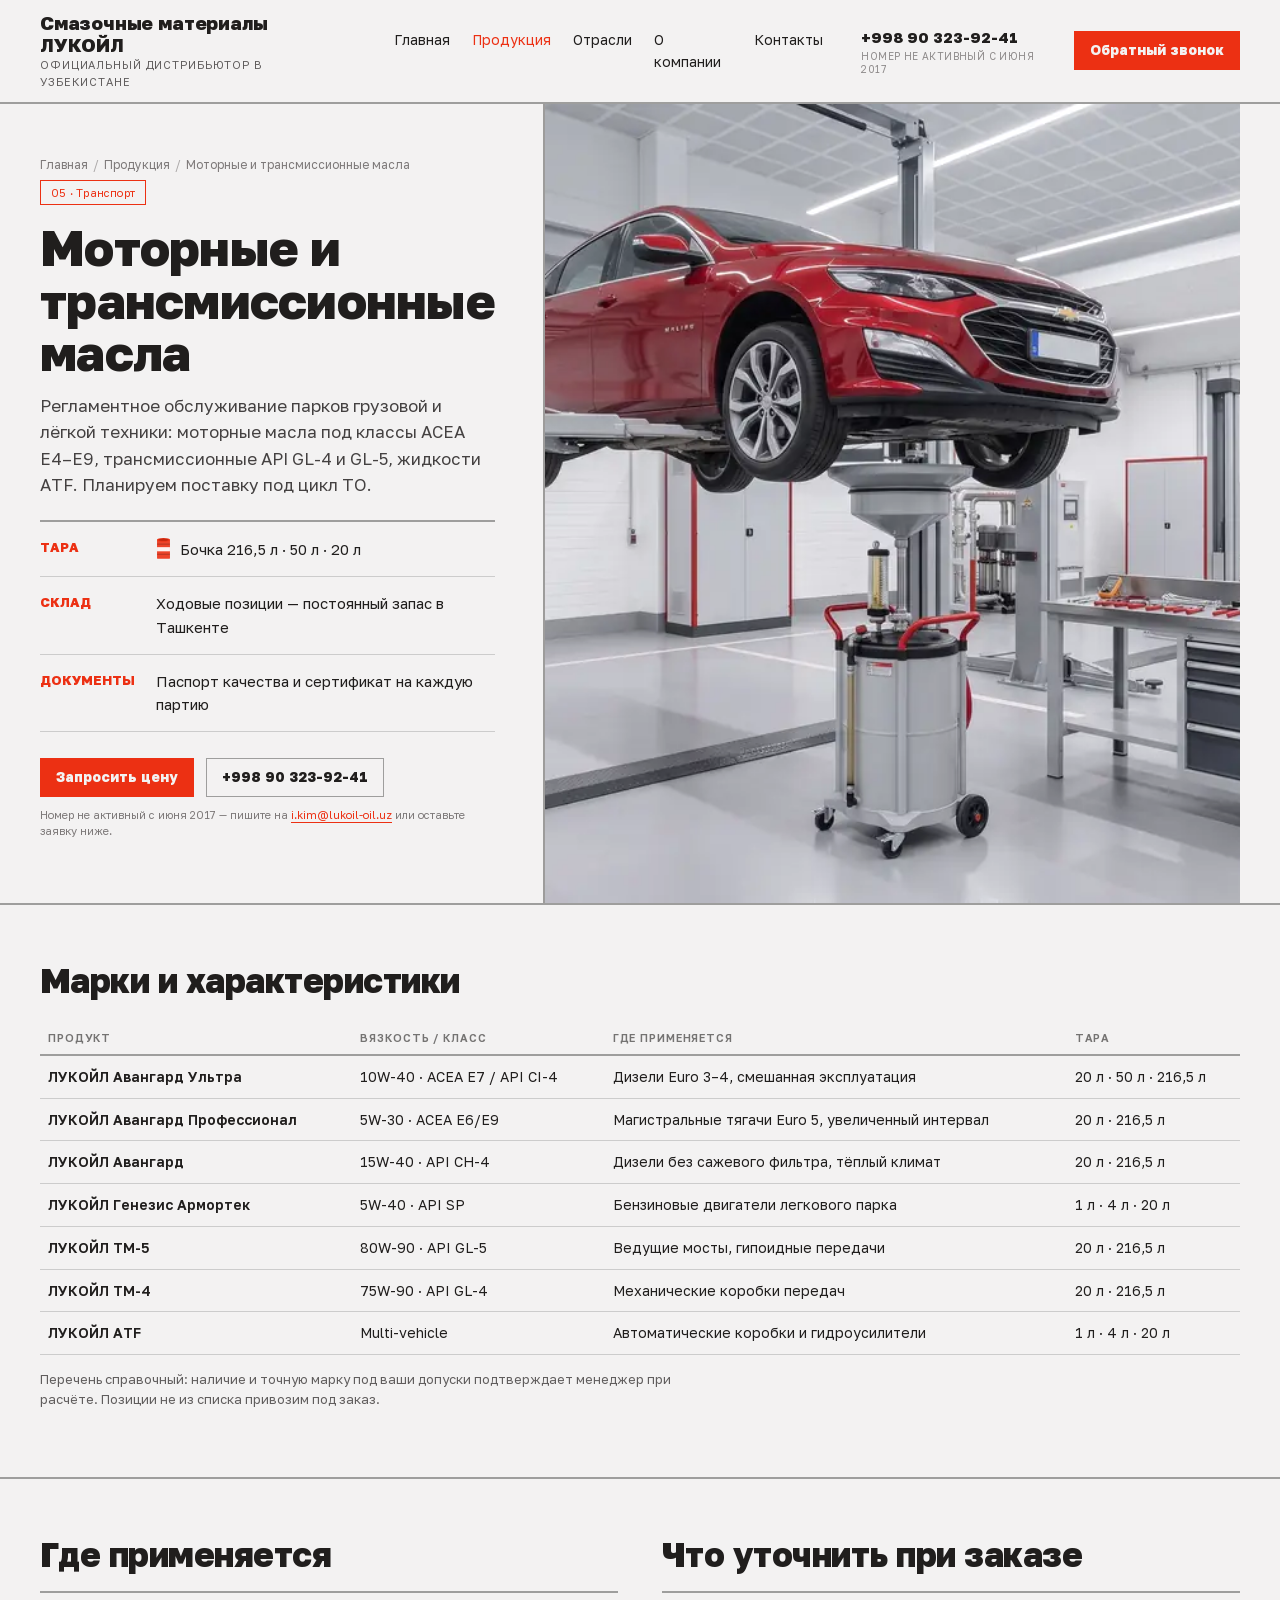
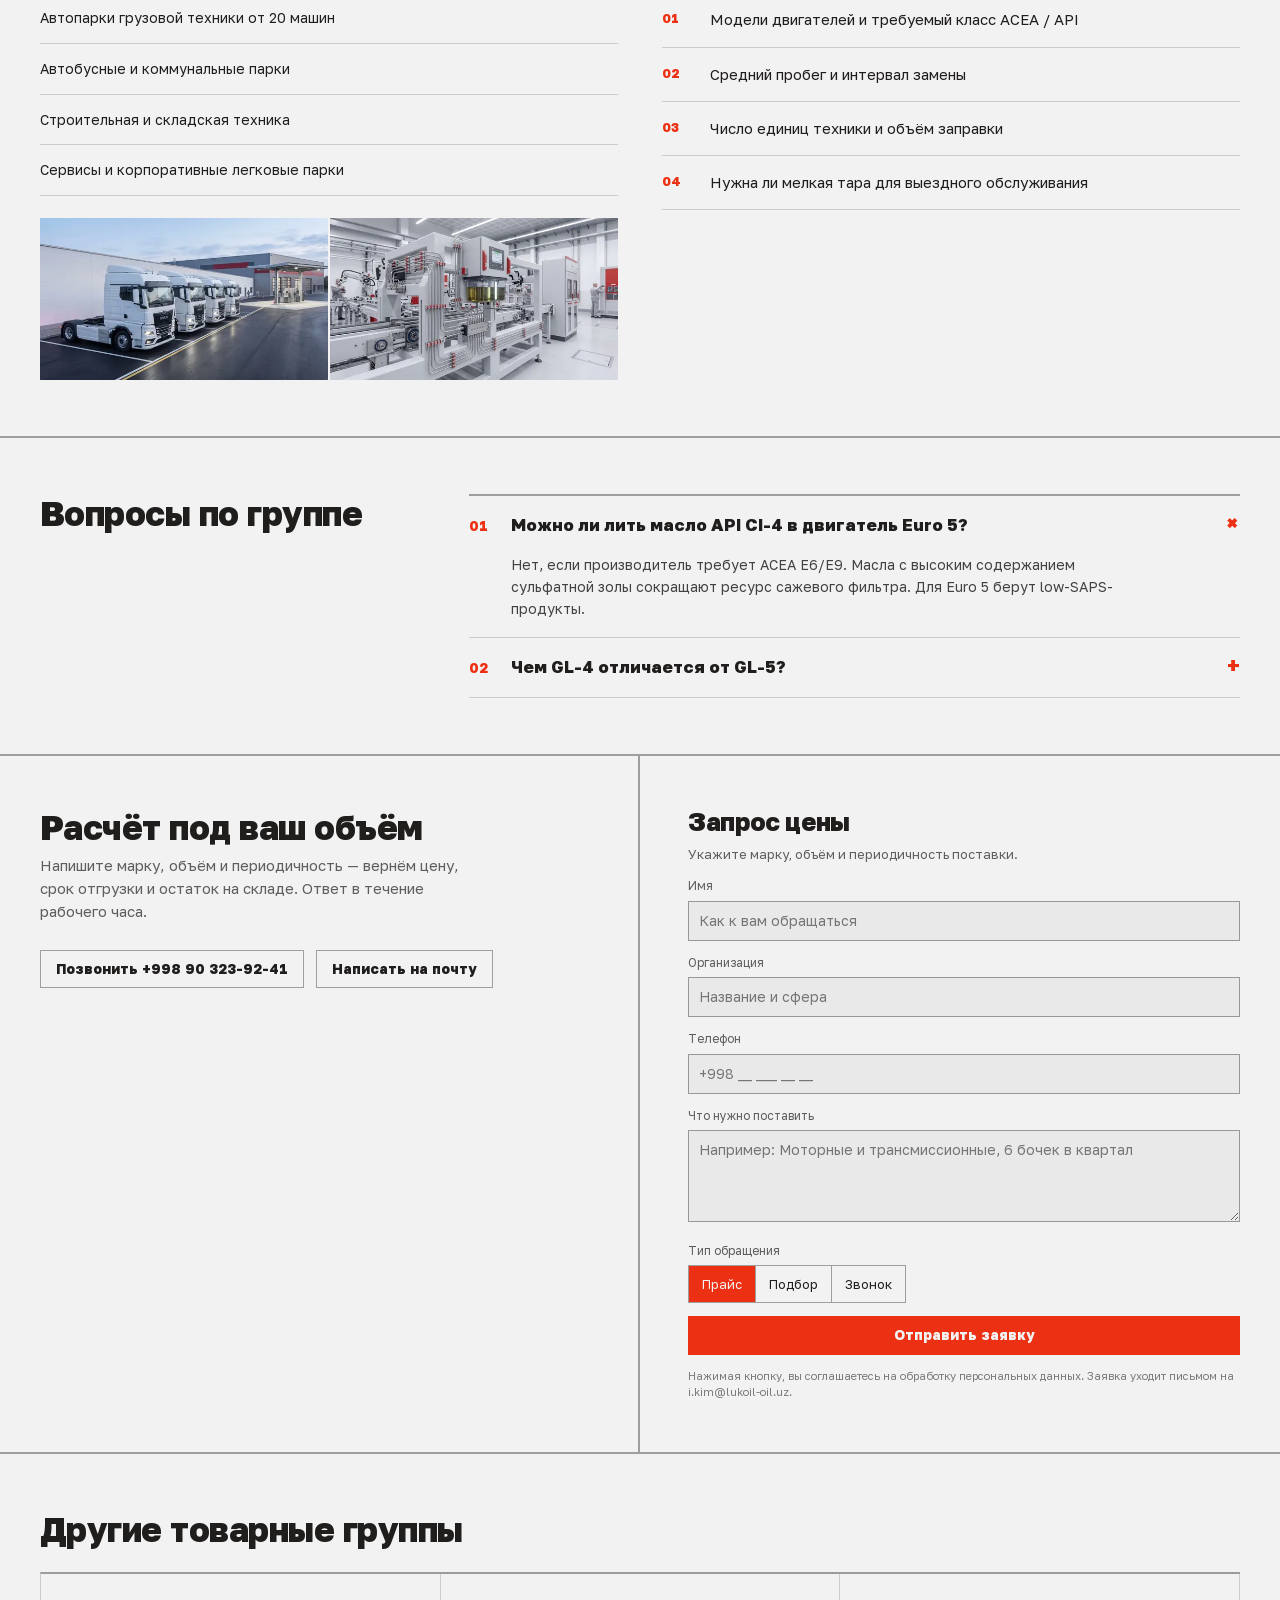
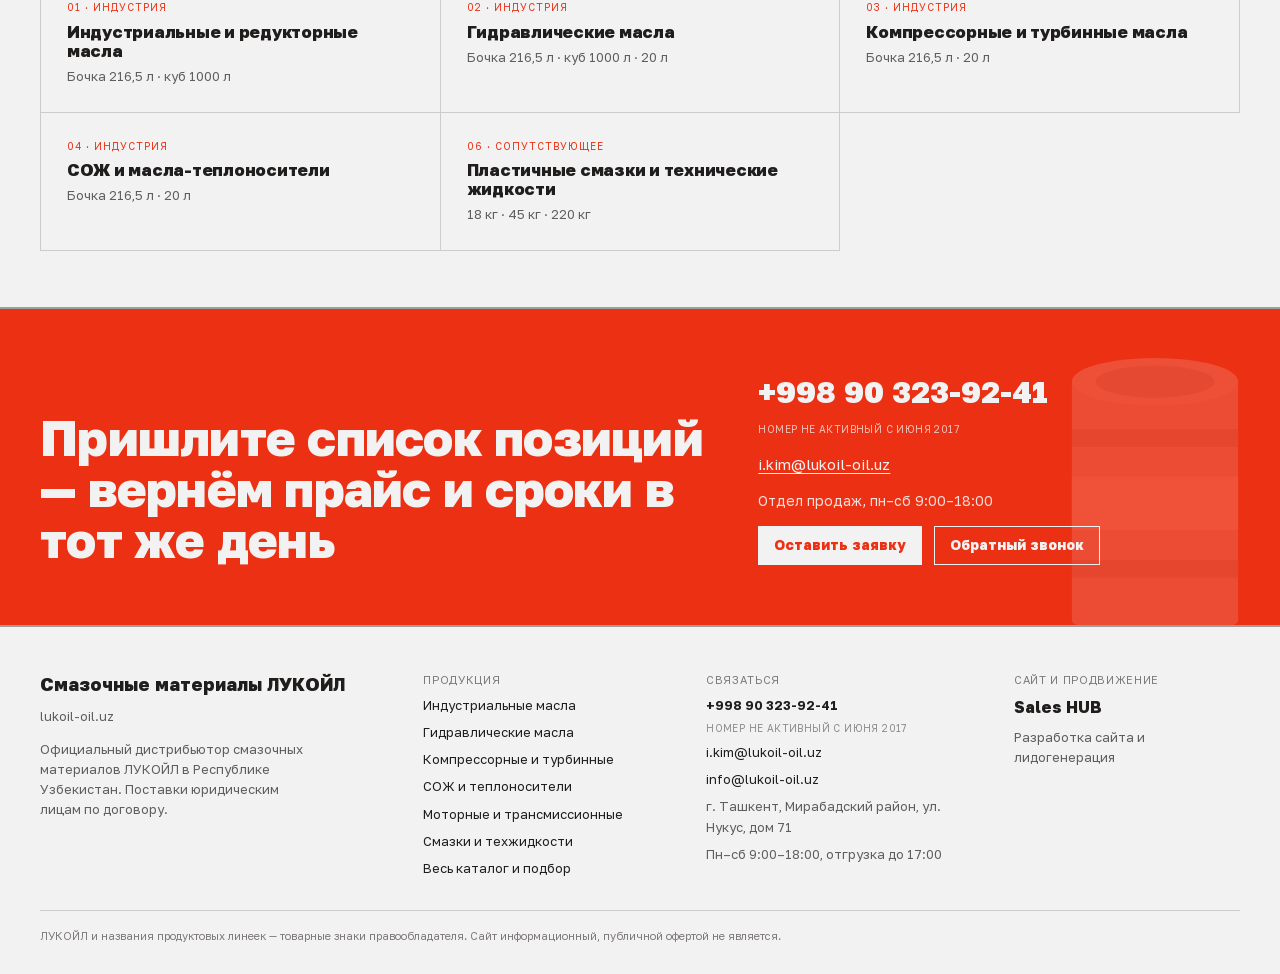
<file: motor-transmission-oils.html>
<!DOCTYPE html>
<html lang="ru">
<head>
<meta charset="utf-8">
<meta name="viewport" content="width=device-width, initial-scale=1">
<title>Моторные и трансмиссионные масла ЛУКОЙЛ для автопарков — Ташкент</title>
<meta name="description" content="Моторные масла ЛУКОЙЛ Авангард 10W-40, 15W-40 и трансмиссионные ТМ-4/ТМ-5 80W-90 в бочках и канистрах. Поставка автопаркам в Ташкенте и регионах.">
<link rel="canonical" href="https://lukoil-oil.uz/motor-transmission-oils.html">
<meta name="robots" content="index, follow, max-image-preview:large, max-snippet:-1">
<meta name="geo.region" content="UZ-TK">
<meta name="geo.placename" content="Ташкент">
<meta name="theme-color" content="#ec3013">
<meta name="format-detection" content="telephone=no">
<meta property="og:type" content="website">
<meta property="og:site_name" content="Смазочные материалы ЛУКОЙЛ — Узбекистан">
<meta property="og:title" content="Моторные и трансмиссионные масла ЛУКОЙЛ для автопарков — Ташкент">
<meta property="og:description" content="Моторные масла ЛУКОЙЛ Авангард 10W-40, 15W-40 и трансмиссионные ТМ-4/ТМ-5 80W-90 в бочках и канистрах. Поставка автопаркам в Ташкенте и регионах.">
<meta property="og:url" content="https://lukoil-oil.uz/motor-transmission-oils.html">
<meta property="og:image" content="https://lukoil-oil.uz/img/ind-transmission.jpg">
<meta property="og:locale" content="ru_RU">
<meta name="twitter:card" content="summary_large_image">
<link rel="preload" href="fonts/golos-cyr.woff2" as="font" type="font/woff2" crossorigin>
<link rel="preload" href="fonts/golos-lat.woff2" as="font" type="font/woff2" crossorigin>
<link rel="preload" as="image" href="img/ind-transmission.webp?v=18" type="image/webp" fetchpriority="high">
<link rel="stylesheet" href="site.css?v=18">
<link rel="icon" href="favicon.ico" sizes="any">
<link rel="apple-touch-icon" href="apple-touch-icon.png">
<script type="application/ld+json">[{"@context":"https://schema.org","@type":"Organization","@id":"https://lukoil-oil.uz/#org","name":"Смазочные материалы ЛУКОЙЛ — дистрибьютор в Узбекистане","url":"https://lukoil-oil.uz/","email":"i.kim@lukoil-oil.uz","telephone":"+998 90 323-92-41","address":{"@type":"PostalAddress","addressCountry":"UZ","addressLocality":"Ташкент","addressRegion":"Мирабадский район","streetAddress":"ул. Нукус, 71"},"areaServed":{"@type":"Country","name":"Узбекистан"}},{"@context":"https://schema.org","@type":"BreadcrumbList","itemListElement":[{"@type":"ListItem","position":1,"name":"Главная","item":"https://lukoil-oil.uz/index.html"},{"@type":"ListItem","position":2,"name":"Продукция","item":"https://lukoil-oil.uz/products.html"},{"@type":"ListItem","position":3,"name":"Моторные и трансмиссионные масла"}]},{"@context":"https://schema.org","@type":"FAQPage","mainEntity":[{"@type":"Question","name":"Можно ли лить масло API CI-4 в двигатель Euro 5?","acceptedAnswer":{"@type":"Answer","text":"Нет, если производитель требует ACEA E6/E9. Масла с высоким содержанием сульфатной золы сокращают ресурс сажевого фильтра. Для Euro 5 берут low-SAPS-продукты."}},{"@type":"Question","name":"Чем GL-4 отличается от GL-5?","acceptedAnswer":{"@type":"Answer","text":"GL-5 содержит больше противозадирных присадок и предназначен для гипоидных передач ведущих мостов. В синхронизированных коробках GL-5 может корродировать бронзовые синхронизаторы — там нужен GL-4."}}]},{"@context":"https://schema.org","@type":"Product","name":"Моторные и трансмиссионные масла ЛУКОЙЛ","description":"Моторные масла ЛУКОЙЛ Авангард 10W-40, 15W-40 и трансмиссионные ТМ-4/ТМ-5 80W-90 в бочках и канистрах. Поставка автопаркам в Ташкенте и регионах.","brand":{"@type":"Brand","name":"ЛУКОЙЛ"},"image":"https://lukoil-oil.uz/img/ind-transmission.jpg","offers":{"@type":"AggregateOffer","priceCurrency":"UZS","availability":"https://schema.org/InStock","seller":{"@id":"https://lukoil-oil.uz/#org"}}}]</script>
</head>
<body>
<a class="skip" href="#main">К основному содержанию</a>
<header class="hdr">
<div class="hdr__in">
<a class="brand" href="index.html">
<b>Смазочные материалы ЛУКОЙЛ</b>
<span>Официальный дистрибьютор в Узбекистане</span>
</a>
<nav class="nav" id="nav" aria-label="Основная навигация"><a href="index.html">Главная</a><a href="products.html" aria-current="page">Продукция</a><a href="industries.html">Отрасли</a><a href="about.html">О компании</a><a href="contacts.html">Контакты</a></nav>
<div class="hdr__cta">
<a class="hdr__tel" href="tel:+998903239241">
<b>+998 90 323-92-41</b>
<span class="note">номер не активный с июня 2017</span>
</a>
<button class="btn btn-primary" type="button" data-callback>Обратный звонок</button>
<button class="burger" type="button" id="burger" aria-label="Меню" aria-expanded="false"
aria-controls="nav"><span></span></button>
</div>
</div>
</header>
<main id="main">
<section class="sec"><div class="wrap"><div class="split split--narrow split--rev">
<div class="split__media grayscale"><picture><source media="(max-width:900px)" srcset="img/ind-transmission-m.webp?v=18" type="image/webp"><source media="(max-width:900px)" srcset="img/ind-transmission-m.jpg?v=18" type="image/jpeg"><source srcset="img/ind-transmission.webp?v=18" type="image/webp"><img src="img/ind-transmission.jpg?v=18" alt="Сервисная зона обслуживания транспорта" width="1120" height="628" decoding="async" fetchpriority="high"></picture></div>
<div class="split__body" style="padding-left:0">
<nav class="crumbs" aria-label="Хлебные крошки"><a href="index.html">Главная</a> <span class="crumbs__s">/</span> <a href="products.html">Продукция</a> <span class="crumbs__s">/</span> Моторные и трансмиссионные масла</nav>
<span class="tag tag-outline">05 · Транспорт</span>
<h1 style="margin:16px 0 14px">Моторные и трансмиссионные масла</h1>
<p class="lead" style="max-width:56ch">Регламентное обслуживание парков грузовой и лёгкой техники: моторные масла под классы ACEA E4–E9, трансмиссионные API GL-4 и GL-5, жидкости ATF. Планируем поставку под цикл ТО.</p>
<div class="rows" style="margin-top:22px">
<div><b>ТАРА</b><span class="withdrum"><svg class="drum" viewBox="0 0 64 104" aria-hidden="true" focusable="false"><path d="M4 12h56v80a2 2 0 0 1-2 2H6a2 2 0 0 1-2-2V12Z" fill="currentColor" opacity=".9"/><ellipse cx="32" cy="12" rx="28" ry="8" fill="currentColor"/><ellipse cx="32" cy="12" rx="20" ry="5.4" fill="#000" opacity=".16"/><rect x="4" y="28" width="56" height="6" fill="#000" opacity=".18"/><rect x="4" y="72" width="56" height="6" fill="#000" opacity=".18"/><rect x="4" y="44" width="56" height="18" fill="#fff" opacity=".92"/></svg>Бочка 216,5 л · 50 л · 20 л</span></div>
<div><b>СКЛАД</b><span>Ходовые позиции — постоянный запас в Ташкенте</span></div>
<div><b>ДОКУМЕНТЫ</b><span>Паспорт качества и сертификат на каждую партию</span></div>
</div>
<div class="actions">
<a class="btn btn-primary" href="#request">Запросить цену</a>
<a class="btn btn-secondary" href="tel:+998903239241">+998 90 323-92-41</a>
</div>
<p class="fineprint" style="margin-top:10px">Номер не активный с июня 2017 — пишите на
<a href="mailto:i.kim@lukoil-oil.uz">i.kim@lukoil-oil.uz</a> или оставьте заявку ниже.</p>
</div>
</div></div></section>
<section class="sec"><div class="wrap sec-pad">
<h2>Марки и характеристики</h2>
<div class="tablewrap" style="margin-top:22px"><table class="table">
<thead><tr><th>Продукт</th><th>Вязкость / класс</th><th>Где применяется</th><th>Тара</th></tr></thead><tbody><tr><td style="font-weight:600">ЛУКОЙЛ Авангард Ультра</td><td>10W-40 · ACEA E7 / API CI-4</td><td>Дизели Euro 3–4, смешанная эксплуатация</td><td>20 л · 50 л · 216,5 л</td></tr><tr><td style="font-weight:600">ЛУКОЙЛ Авангард Профессионал</td><td>5W-30 · ACEA E6/E9</td><td>Магистральные тягачи Euro 5, увеличенный интервал</td><td>20 л · 216,5 л</td></tr><tr><td style="font-weight:600">ЛУКОЙЛ Авангард</td><td>15W-40 · API CH-4</td><td>Дизели без сажевого фильтра, тёплый климат</td><td>20 л · 216,5 л</td></tr><tr><td style="font-weight:600">ЛУКОЙЛ Генезис Армортек</td><td>5W-40 · API SP</td><td>Бензиновые двигатели легкового парка</td><td>1 л · 4 л · 20 л</td></tr><tr><td style="font-weight:600">ЛУКОЙЛ ТМ-5</td><td>80W-90 · API GL-5</td><td>Ведущие мосты, гипоидные передачи</td><td>20 л · 216,5 л</td></tr><tr><td style="font-weight:600">ЛУКОЙЛ ТМ-4</td><td>75W-90 · API GL-4</td><td>Механические коробки передач</td><td>20 л · 216,5 л</td></tr><tr><td style="font-weight:600">ЛУКОЙЛ ATF</td><td>Multi-vehicle</td><td>Автоматические коробки и гидроусилители</td><td>1 л · 4 л · 20 л</td></tr></tbody>
</table></div>
<p class="small muted" style="margin-top:14px;max-width:80ch">Перечень справочный: наличие
и точную марку под ваши допуски подтверждает менеджер при расчёте. Позиции не из списка
привозим под заказ.</p>
</div></section>
<section class="sec"><div class="wrap sec-pad">
<div style="display:grid;grid-template-columns:1fr 1fr;gap:44px" data-two>
<div>
<h2>Где применяется</h2>
<div style="margin-top:18px;border-top:2px solid var(--divider)"><div style="padding:14px 20px 14px 0;border-bottom:1px solid var(--hair);font-size:14px">Автопарки грузовой техники от 20 машин</div><div style="padding:14px 20px 14px 0;border-bottom:1px solid var(--hair);font-size:14px">Автобусные и коммунальные парки</div><div style="padding:14px 20px 14px 0;border-bottom:1px solid var(--hair);font-size:14px">Строительная и складская техника</div><div style="padding:14px 20px 14px 0;border-bottom:1px solid var(--hair);font-size:14px">Сервисы и корпоративные легковые парки</div></div>
<div class="shots"><div class="shots__i grayscale"><picture><source srcset="img/fleet-t.webp?v=18" type="image/webp"><img src="img/fleet-t.jpg?v=18" alt="Седельные тягачи транспортного парка" width="560" height="315" decoding="async" loading="lazy"></picture></div><div class="shots__i grayscale"><picture><source srcset="img/ind-engine-t.webp?v=18" type="image/webp"><img src="img/ind-engine-t.jpg?v=18" alt="Технологическая линия производства" width="560" height="315" decoding="async" loading="lazy"></picture></div></div>
</div>
<div>
<h2>Что уточнить при заказе</h2>
<div class="rows" style="margin-top:18px"><div><b class="num">01</b><span>Модели двигателей и требуемый класс ACEA / API</span></div><div><b class="num">02</b><span>Средний пробег и интервал замены</span></div><div><b class="num">03</b><span>Число единиц техники и объём заправки</span></div><div><b class="num">04</b><span>Нужна ли мелкая тара для выездного обслуживания</span></div></div>
</div>
</div>
</div></section>
<section class="sec"><div class="wrap sec-pad"
style="display:grid;grid-template-columns:1fr 2fr;gap:44px" data-faqgrid>
<h2 style="margin:0">Вопросы по группе</h2>
<div class="faq"><details open><summary><span class="n">01</span><span>Можно ли лить масло API CI-4 в двигатель Euro 5?</span><span class="s">+</span></summary><p>Нет, если производитель требует ACEA E6/E9. Масла с высоким содержанием сульфатной золы сокращают ресурс сажевого фильтра. Для Euro 5 берут low-SAPS-продукты.</p></details><details><summary><span class="n">02</span><span>Чем GL-4 отличается от GL-5?</span><span class="s">+</span></summary><p>GL-5 содержит больше противозадирных присадок и предназначен для гипоидных передач ведущих мостов. В синхронизированных коробках GL-5 может корродировать бронзовые синхронизаторы — там нужен GL-4.</p></details></div>
</div></section>
<section class="sec" id="request"><div class="wrap"><div class="split">
<div class="split__body" style="padding-left:0;padding-right:48px;border-right:2px solid var(--divider)">
<h2>Расчёт под ваш объём</h2>
<p class="muted" style="max-width:48ch">Напишите марку, объём и периодичность — вернём цену,
срок отгрузки и остаток на складе. Ответ в течение рабочего часа.</p>
<div class="actions">
<a class="btn btn-secondary" href="tel:+998903239241">Позвонить +998 90 323-92-41</a>
<a class="btn btn-secondary" href="mailto:i.kim@lukoil-oil.uz">Написать на почту</a>
</div>
</div>
<div class="split__body"><div>
<form class="form" data-mailform>
<div>
<h3>Запрос цены</h3>
<p class="small muted" style="margin:0">Укажите марку, объём и периодичность поставки.</p>
</div>
<div class="field"><label for="c-name">Имя</label>
<input class="input" id="c-name" name="name" autocomplete="name" placeholder="Как к вам обращаться" required></div>
<div class="field"><label for="c-company">Организация</label>
<input class="input" id="c-company" name="company" autocomplete="organization" placeholder="Название и сфера"></div>
<div class="field"><label for="c-phone">Телефон</label>
<input class="input" id="c-phone" name="phone" type="tel" autocomplete="tel" placeholder="+998 __ ___ __ __" required></div>
<div class="field"><label for="c-note">Что нужно поставить</label>
<textarea class="input" id="c-note" name="note" placeholder="Например: Моторные и трансмиссионные, 6 бочек в квартал"></textarea></div>
<div class="field"><label>Тип обращения</label><div class="seg"><label class="seg-opt"><input type="radio" name="kind" value="Прайс" checked><span>Прайс</span></label><label class="seg-opt"><input type="radio" name="kind" value="Подбор"><span>Подбор</span></label><label class="seg-opt"><input type="radio" name="kind" value="Звонок"><span>Звонок</span></label></div></div>
<button class="btn btn-primary btn-block" type="submit">Отправить заявку</button>
<p class="fineprint" style="margin:0">Нажимая кнопку, вы соглашаетесь на обработку персональных
данных. Заявка уходит письмом на i.kim@lukoil-oil.uz.</p>
</form>
<div class="ok" data-sent hidden>
<span class="tag tag-accent" style="align-self:flex-start">Заявка сформирована</span>
<h3 style="margin:0">Спасибо<span data-sent-name></span></h3>
<p class="small" style="margin:0">Письмо открылось в вашей почтовой программе — проверьте и отправьте.
Если этого не произошло, напишите нам напрямую:
<a href="mailto:i.kim@lukoil-oil.uz" data-sent-link>i.kim@lukoil-oil.uz</a> или позвоните
<a href="tel:+998903239241">+998 90 323-92-41</a>.</p>
<button class="btn btn-secondary" type="button" data-again style="align-self:flex-start">Заполнить ещё раз</button>
</div>
</div></div>
</div></div></section>
<section class="sec"><div class="wrap sec-pad">
<h2>Другие товарные группы</h2>
<div class="grid g3" style="margin-top:24px"><a href="industrial-oils.html" style="text-decoration:none;color:inherit;display:flex;flex-direction:column;gap:6px"><div class="kicker">01 · Индустрия</div><h3 style="font-size:17px;margin:0">Индустриальные и редукторные масла</h3><p class="small muted" style="margin:0">Бочка 216,5 л · куб 1000 л</p></a><a href="hydraulic-oils.html" style="text-decoration:none;color:inherit;display:flex;flex-direction:column;gap:6px"><div class="kicker">02 · Индустрия</div><h3 style="font-size:17px;margin:0">Гидравлические масла</h3><p class="small muted" style="margin:0">Бочка 216,5 л · куб 1000 л · 20 л</p></a><a href="compressor-turbine-oils.html" style="text-decoration:none;color:inherit;display:flex;flex-direction:column;gap:6px"><div class="kicker">03 · Индустрия</div><h3 style="font-size:17px;margin:0">Компрессорные и турбинные масла</h3><p class="small muted" style="margin:0">Бочка 216,5 л · 20 л</p></a><a href="coolants.html" style="text-decoration:none;color:inherit;display:flex;flex-direction:column;gap:6px"><div class="kicker">04 · Индустрия</div><h3 style="font-size:17px;margin:0">СОЖ и масла-теплоносители</h3><p class="small muted" style="margin:0">Бочка 216,5 л · 20 л</p></a><a href="greases.html" style="text-decoration:none;color:inherit;display:flex;flex-direction:column;gap:6px"><div class="kicker">06 · Сопутствующее</div><h3 style="font-size:17px;margin:0">Пластичные смазки и технические жидкости</h3><p class="small muted" style="margin:0">18 кг · 45 кг · 220 кг</p></a></div>
</div></section>
<section class="cta">
<div class="wrap"><div class="cta__in">
<div class="cta__drum"><svg class="drum" viewBox="0 0 64 104" aria-hidden="true" focusable="false"><path d="M4 12h56v80a2 2 0 0 1-2 2H6a2 2 0 0 1-2-2V12Z" fill="currentColor" opacity=".9"/><ellipse cx="32" cy="12" rx="28" ry="8" fill="currentColor"/><ellipse cx="32" cy="12" rx="20" ry="5.4" fill="#000" opacity=".16"/><rect x="4" y="28" width="56" height="6" fill="#000" opacity=".18"/><rect x="4" y="72" width="56" height="6" fill="#000" opacity=".18"/><rect x="4" y="44" width="56" height="18" fill="#fff" opacity=".92"/></svg></div>
<h2>Пришлите список позиций — вернём прайс и сроки в тот же день</h2>
<div class="cta__side">
<div>
<a class="cta__tel" href="tel:+998903239241">+998 90 323-92-41</a>
<span class="note" style="color:var(--bg);opacity:.75">номер не активный с июня 2017</span>
</div>
<a href="mailto:i.kim@lukoil-oil.uz" style="font-size:15px">i.kim@lukoil-oil.uz</a>
<span style="font-size:14px;opacity:.9">Отдел продаж, пн–сб 9:00–18:00</span>
<div style="display:flex;gap:12px;flex-wrap:wrap">
<a class="btn btn-inv" href="contacts.html">Оставить заявку</a>
<button class="btn btn-out-inv" type="button" data-callback>Обратный звонок</button>
</div>
</div>
</div></div>
</section>
</main>
<footer class="foot">
<div class="wrap">
<div class="foot__grid">
<div class="foot__col">
<span class="foot__brand">Смазочные материалы ЛУКОЙЛ</span>
<span class="muted">lukoil-oil.uz</span>
<p class="muted" style="margin:6px 0 0;max-width:34ch">Официальный дистрибьютор смазочных
материалов ЛУКОЙЛ в Республике Узбекистан. Поставки юридическим лицам по договору.</p>
</div>
<div class="foot__col">
<span class="tiny">Продукция</span>
<a href="industrial-oils.html">Индустриальные масла</a><a href="hydraulic-oils.html">Гидравлические масла</a><a href="compressor-turbine-oils.html">Компрессорные и турбинные</a><a href="coolants.html">СОЖ и теплоносители</a><a href="motor-transmission-oils.html">Моторные и трансмиссионные</a><a href="greases.html">Смазки и техжидкости</a>
<a href="products.html">Весь каталог и подбор</a>
</div>
<div class="foot__col">
<span class="tiny">Связаться</span>
<a href="tel:+998903239241"><b>+998 90 323-92-41</b></a>
<span class="note">номер не активный с июня 2017</span>
<a href="mailto:i.kim@lukoil-oil.uz">i.kim@lukoil-oil.uz</a>
<a href="mailto:info@lukoil-oil.uz">info@lukoil-oil.uz</a>
<span class="muted">г. Ташкент, Мирабадский район, ул. Нукус, дом 71</span>
<span class="muted">Пн–сб 9:00–18:00, отгрузка до 17:00</span>
</div>
<div class="foot__col">
<span class="tiny">Сайт и продвижение</span>
<a class="foot__agency" href="https://sales-hub.uz/?utm_source=lukoil-oil.uz&amp;utm_medium=referral&amp;utm_campaign=footer" target="_blank" rel="noopener">Sales HUB</a>
<span class="muted">Разработка сайта и лидогенерация</span>
</div>
</div>
<div class="foot__bar">
ЛУКОЙЛ и названия продуктовых линеек — товарные знаки правообладателя.
Сайт информационный, публичной офертой не является.
</div>
</div>
</footer>
<div class="modal" id="callback" hidden>
<div class="modal__box" role="dialog" aria-modal="true" aria-labelledby="cb-t">
<form class="form" data-mailform>
<div class="modal__title" id="cb-t">Обратный звонок</div>
<p class="small muted" style="margin:0">Оставьте номер — перезвоним в рабочее время.
Или позвоните сами: <a href="tel:+998903239241">+998 90 323-92-41</a>.</p>
<input type="hidden" name="kind" value="Обратный звонок">
<div class="field"><label for="cb-name">Имя</label>
<input class="input" id="cb-name" name="name" placeholder="Как к вам обращаться" required></div>
<div class="field"><label for="cb-phone">Телефон</label>
<input class="input" id="cb-phone" name="phone" type="tel" placeholder="+998 __ ___ __ __" required></div>
<div class="modal__actions">
<button class="btn btn-secondary" type="button" data-close>Отмена</button>
<button class="btn btn-primary" type="submit">Жду звонка</button>
</div>
</form>
<div class="ok" data-sent hidden>
<span class="tag tag-accent" style="align-self:flex-start">Принято</span>
<p class="small" style="margin:0">Письмо с вашим номером открылось в почтовой программе.
Если нет — напишите на <a href="mailto:i.kim@lukoil-oil.uz" data-sent-link>i.kim@lukoil-oil.uz</a>.</p>
<div class="modal__actions"><button class="btn btn-primary" type="button" data-close>Закрыть</button></div>
</div>
</div>
</div>
<nav class="mbar" aria-label="Быстрая связь">
<a href="tel:+998903239241">Позвонить</a>
<a href="mailto:i.kim@lukoil-oil.uz">Написать</a>
</nav>
<script src="site.js?v=18" defer></script>
</body>
</html>
</file>
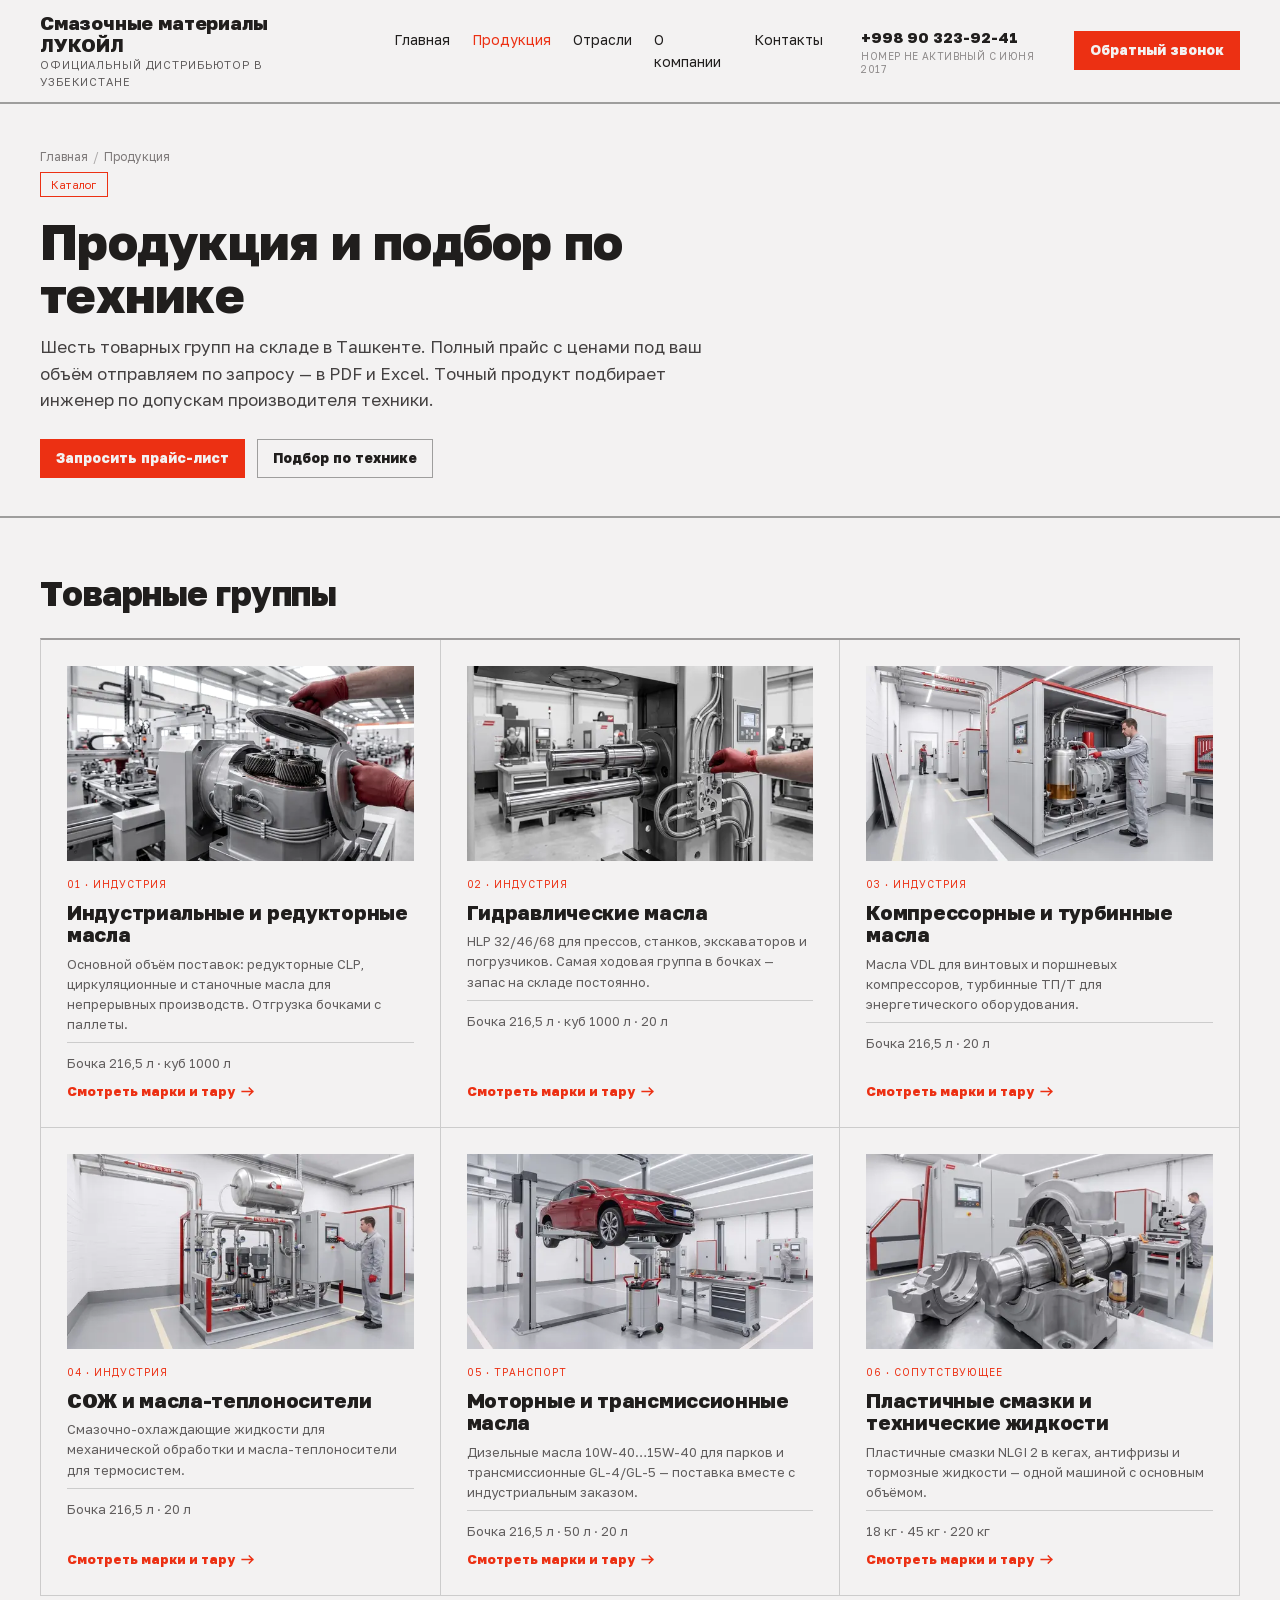
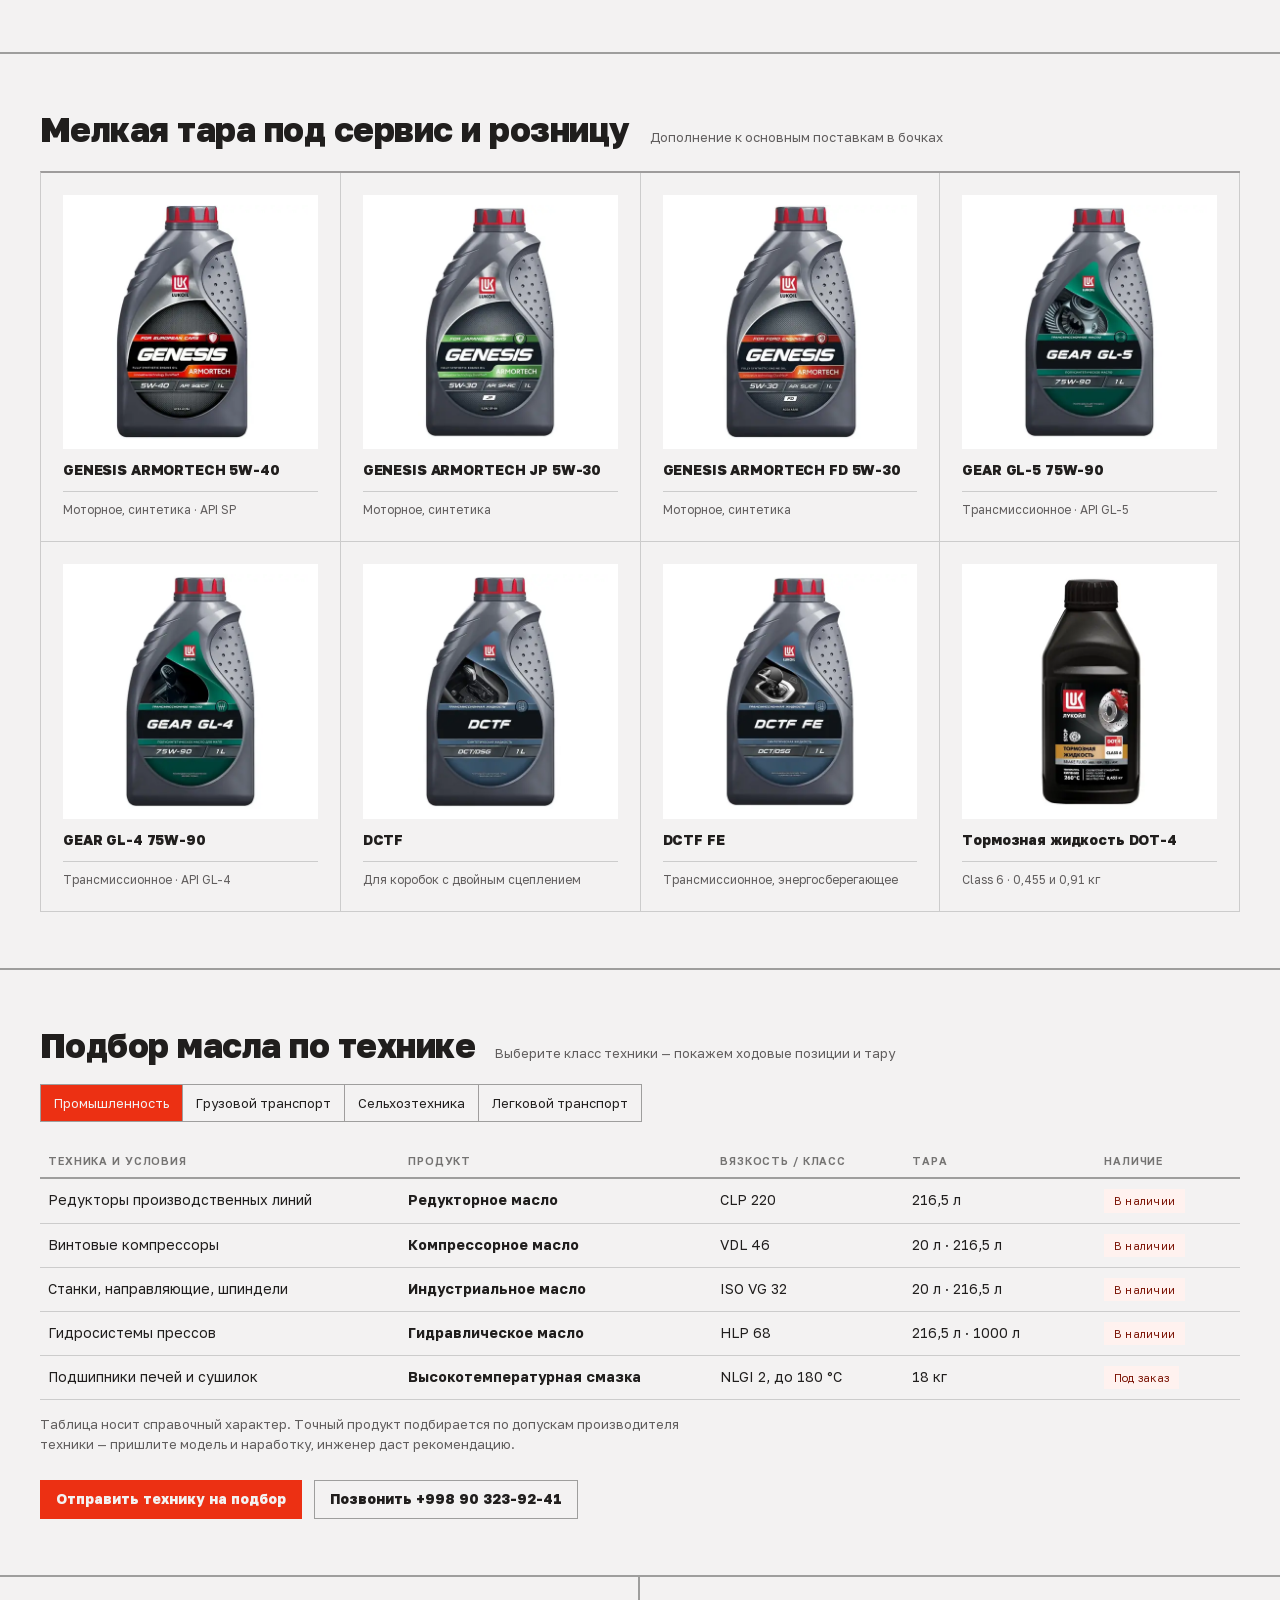
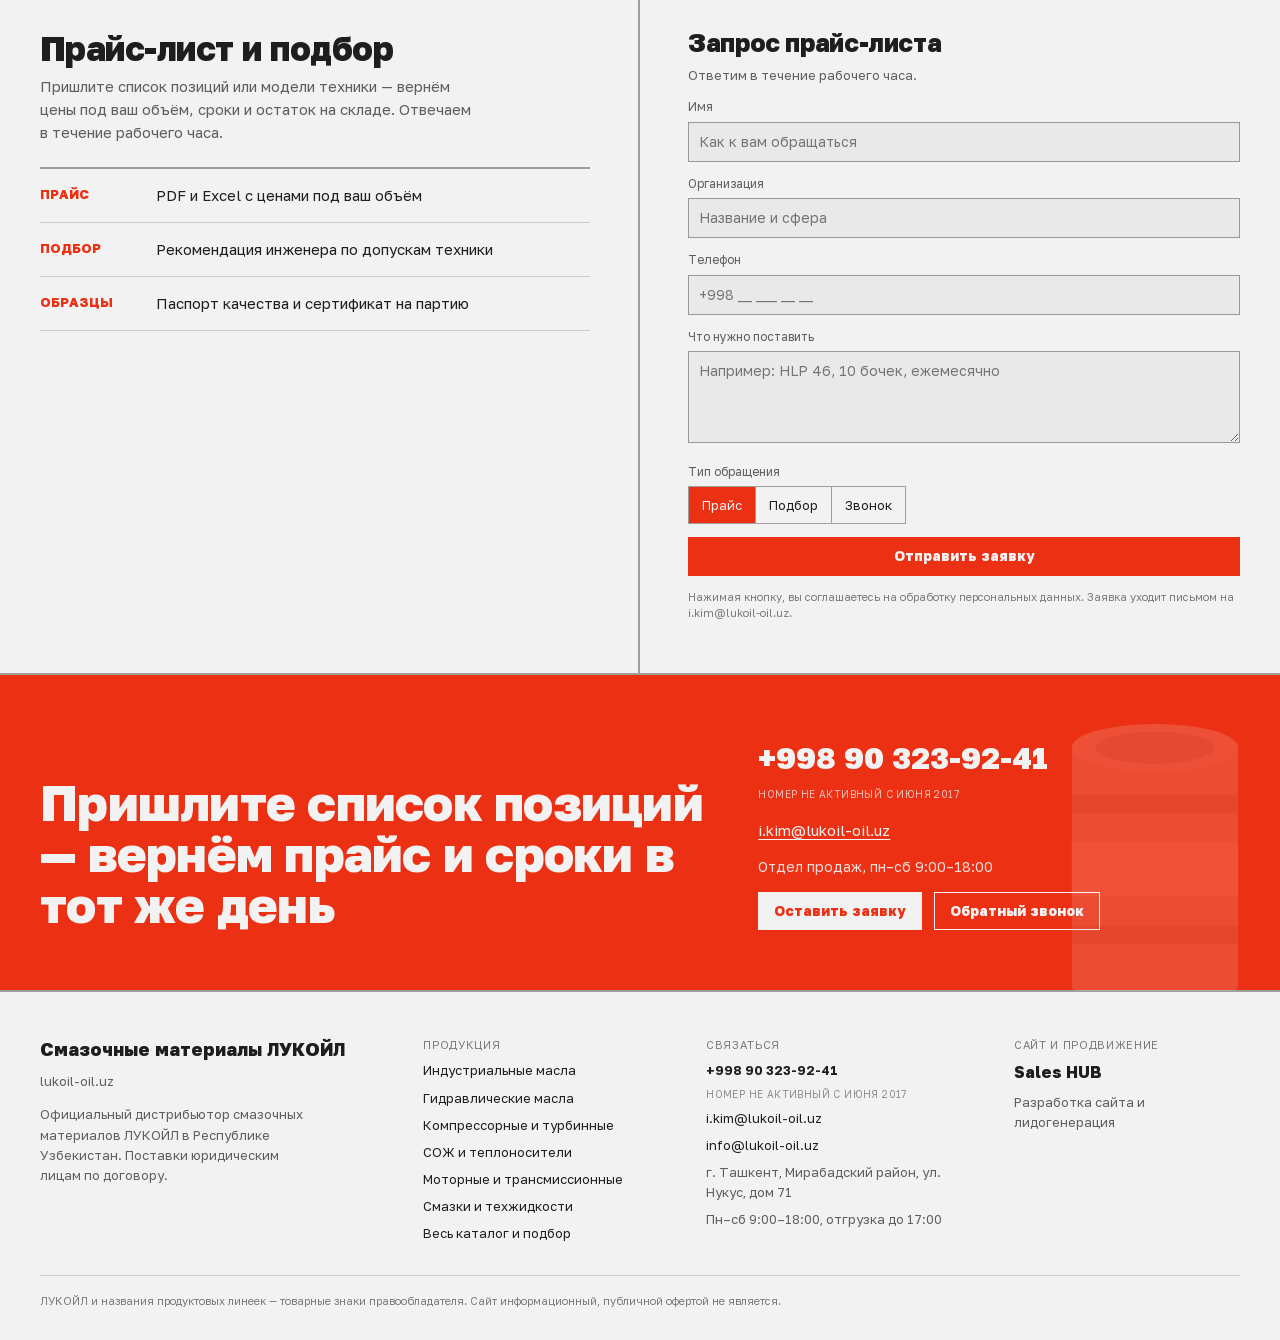
<file: products.html>
<!DOCTYPE html>
<html lang="ru">
<head>
<meta charset="utf-8">
<meta name="viewport" content="width=device-width, initial-scale=1">
<title>Каталог масел ЛУКОЙЛ — цены и подбор по технике, Ташкент</title>
<meta name="description" content="Шесть товарных групп на складе в Ташкенте: индустриальные, гидравлические, компрессорные и моторные масла, СОЖ, смазки. Подбор по технике, прайс по запросу.">
<link rel="canonical" href="https://lukoil-oil.uz/products.html">
<meta name="robots" content="index, follow, max-image-preview:large, max-snippet:-1">
<meta name="geo.region" content="UZ-TK">
<meta name="geo.placename" content="Ташкент">
<meta name="theme-color" content="#ec3013">
<meta name="format-detection" content="telephone=no">
<meta property="og:type" content="website">
<meta property="og:site_name" content="Смазочные материалы ЛУКОЙЛ — Узбекистан">
<meta property="og:title" content="Каталог масел ЛУКОЙЛ — цены и подбор по технике, Ташкент">
<meta property="og:description" content="Шесть товарных групп на складе в Ташкенте: индустриальные, гидравлические, компрессорные и моторные масла, СОЖ, смазки. Подбор по технике, прайс по запросу.">
<meta property="og:url" content="https://lukoil-oil.uz/products.html">
<meta property="og:image" content="https://lukoil-oil.uz/img/ind-gears.jpg">
<meta property="og:locale" content="ru_RU">
<meta name="twitter:card" content="summary_large_image">
<link rel="preload" href="fonts/golos-cyr.woff2" as="font" type="font/woff2" crossorigin>
<link rel="preload" href="fonts/golos-lat.woff2" as="font" type="font/woff2" crossorigin>
<link rel="stylesheet" href="site.css?v=18">
<link rel="icon" href="favicon.ico" sizes="any">
<link rel="apple-touch-icon" href="apple-touch-icon.png">
<script type="application/ld+json">[{"@context":"https://schema.org","@type":"Organization","@id":"https://lukoil-oil.uz/#org","name":"Смазочные материалы ЛУКОЙЛ — дистрибьютор в Узбекистане","url":"https://lukoil-oil.uz/","email":"i.kim@lukoil-oil.uz","telephone":"+998 90 323-92-41","address":{"@type":"PostalAddress","addressCountry":"UZ","addressLocality":"Ташкент","addressRegion":"Мирабадский район","streetAddress":"ул. Нукус, 71"},"areaServed":{"@type":"Country","name":"Узбекистан"}},{"@context":"https://schema.org","@type":"BreadcrumbList","itemListElement":[{"@type":"ListItem","position":1,"name":"Главная","item":"https://lukoil-oil.uz/index.html"},{"@type":"ListItem","position":2,"name":"Продукция"}]},{"@context":"https://schema.org","@type":"ItemList","itemListElement":[{"@type":"ListItem","position":1,"name":"Индустриальные и редукторные масла","url":"https://lukoil-oil.uz/industrial-oils.html"},{"@type":"ListItem","position":2,"name":"Гидравлические масла","url":"https://lukoil-oil.uz/hydraulic-oils.html"},{"@type":"ListItem","position":3,"name":"Компрессорные и турбинные масла","url":"https://lukoil-oil.uz/compressor-turbine-oils.html"},{"@type":"ListItem","position":4,"name":"СОЖ и масла-теплоносители","url":"https://lukoil-oil.uz/coolants.html"},{"@type":"ListItem","position":5,"name":"Моторные и трансмиссионные масла","url":"https://lukoil-oil.uz/motor-transmission-oils.html"},{"@type":"ListItem","position":6,"name":"Пластичные смазки и технические жидкости","url":"https://lukoil-oil.uz/greases.html"}]}]</script>
</head>
<body>
<a class="skip" href="#main">К основному содержанию</a>
<header class="hdr">
<div class="hdr__in">
<a class="brand" href="index.html">
<b>Смазочные материалы ЛУКОЙЛ</b>
<span>Официальный дистрибьютор в Узбекистане</span>
</a>
<nav class="nav" id="nav" aria-label="Основная навигация"><a href="index.html">Главная</a><a href="products.html" aria-current="page">Продукция</a><a href="industries.html">Отрасли</a><a href="about.html">О компании</a><a href="contacts.html">Контакты</a></nav>
<div class="hdr__cta">
<a class="hdr__tel" href="tel:+998903239241">
<b>+998 90 323-92-41</b>
<span class="note">номер не активный с июня 2017</span>
</a>
<button class="btn btn-primary" type="button" data-callback>Обратный звонок</button>
<button class="burger" type="button" id="burger" aria-label="Меню" aria-expanded="false"
aria-controls="nav"><span></span></button>
</div>
</div>
</header>
<main id="main">
<section class="sec"><div class="wrap phead">
<nav class="crumbs" aria-label="Хлебные крошки"><a href="index.html">Главная</a> <span class="crumbs__s">/</span> Продукция</nav>
<span class="tag tag-outline">Каталог</span>
<h1>Продукция и подбор по технике</h1>
<p class="lead" style="max-width:62ch">Шесть товарных групп на складе в Ташкенте. Полный прайс
с ценами под ваш объём отправляем по запросу — в PDF и Excel. Точный продукт подбирает инженер
по допускам производителя техники.</p>
<div class="actions">
<a class="btn btn-primary" href="#request">Запросить прайс-лист</a>
<a class="btn btn-secondary" href="#finder">Подбор по технике</a>
</div>
</div></section>
<section class="sec"><div class="wrap sec-pad">
<h2>Товарные группы</h2>
<div class="grid g3" style="margin-top:26px"><a class="tile" href="industrial-oils.html"><div class="tile__ph grayscale"><picture><source srcset="img/ind-gears-t.webp?v=18" type="image/webp"><img src="img/ind-gears-t.jpg?v=18" alt="Открытый редуктор производственной линии" width="560" height="315" decoding="async" loading="lazy"></picture></div><div class="tile__body"><div class="kicker">01 · Индустрия</div><h3 style="font-size:20px;margin:0">Индустриальные и редукторные масла</h3><p class="small muted" style="margin:0">Основной объём поставок: редукторные CLP, циркуляционные и станочные масла для непрерывных производств. Отгрузка бочками с паллеты.</p><div class="small muted" style="border-top:1px solid var(--hair);padding-top:10px">Бочка 216,5 л · куб 1000 л</div><div class="tile__more">Смотреть марки и тару <svg class="arw" viewBox="0 0 14 10" aria-hidden="true" focusable="false"><path d="M9 1l4 4-4 4M13 5H1" fill="none" stroke="currentColor" stroke-width="1.6" stroke-linecap="square"/></svg></div></div></a><a class="tile" href="hydraulic-oils.html"><div class="tile__ph grayscale"><picture><source srcset="img/ind-cnc-t.webp?v=18" type="image/webp"><img src="img/ind-cnc-t.jpg?v=18" alt="Гидравлические цилиндры промышленного пресса" width="560" height="315" decoding="async" loading="lazy"></picture></div><div class="tile__body"><div class="kicker">02 · Индустрия</div><h3 style="font-size:20px;margin:0">Гидравлические масла</h3><p class="small muted" style="margin:0">HLP 32/46/68 для прессов, станков, экскаваторов и погрузчиков. Самая ходовая группа в бочках — запас на складе постоянно.</p><div class="small muted" style="border-top:1px solid var(--hair);padding-top:10px">Бочка 216,5 л · куб 1000 л · 20 л</div><div class="tile__more">Смотреть марки и тару <svg class="arw" viewBox="0 0 14 10" aria-hidden="true" focusable="false"><path d="M9 1l4 4-4 4M13 5H1" fill="none" stroke="currentColor" stroke-width="1.6" stroke-linecap="square"/></svg></div></div></a><a class="tile" href="compressor-turbine-oils.html"><div class="tile__ph grayscale"><picture><source srcset="img/ind-compressor-t.webp?v=18" type="image/webp"><img src="img/ind-compressor-t.jpg?v=18" alt="Компрессорная установка с маслосистемой" width="560" height="315" decoding="async" loading="lazy"></picture></div><div class="tile__body"><div class="kicker">03 · Индустрия</div><h3 style="font-size:20px;margin:0">Компрессорные и турбинные масла</h3><p class="small muted" style="margin:0">Масла VDL для винтовых и поршневых компрессоров, турбинные ТП/Т для энергетического оборудования.</p><div class="small muted" style="border-top:1px solid var(--hair);padding-top:10px">Бочка 216,5 л · 20 л</div><div class="tile__more">Смотреть марки и тару <svg class="arw" viewBox="0 0 14 10" aria-hidden="true" focusable="false"><path d="M9 1l4 4-4 4M13 5H1" fill="none" stroke="currentColor" stroke-width="1.6" stroke-linecap="square"/></svg></div></div></a><a class="tile" href="coolants.html"><div class="tile__ph grayscale"><picture><source srcset="img/ind-boiler-t.webp?v=18" type="image/webp"><img src="img/ind-boiler-t.jpg?v=18" alt="Термомасляная установка производственного цеха" width="560" height="315" decoding="async" loading="lazy"></picture></div><div class="tile__body"><div class="kicker">04 · Индустрия</div><h3 style="font-size:20px;margin:0">СОЖ и масла-теплоносители</h3><p class="small muted" style="margin:0">Смазочно-охлаждающие жидкости для механической обработки и масла-теплоносители для термосистем.</p><div class="small muted" style="border-top:1px solid var(--hair);padding-top:10px">Бочка 216,5 л · 20 л</div><div class="tile__more">Смотреть марки и тару <svg class="arw" viewBox="0 0 14 10" aria-hidden="true" focusable="false"><path d="M9 1l4 4-4 4M13 5H1" fill="none" stroke="currentColor" stroke-width="1.6" stroke-linecap="square"/></svg></div></div></a><a class="tile" href="motor-transmission-oils.html"><div class="tile__ph grayscale"><picture><source srcset="img/ind-transmission-t.webp?v=18" type="image/webp"><img src="img/ind-transmission-t.jpg?v=18" alt="Сервисная зона обслуживания транспорта" width="560" height="315" decoding="async" loading="lazy"></picture></div><div class="tile__body"><div class="kicker">05 · Транспорт</div><h3 style="font-size:20px;margin:0">Моторные и трансмиссионные масла</h3><p class="small muted" style="margin:0">Дизельные масла 10W-40…15W-40 для парков и трансмиссионные GL-4/GL-5 — поставка вместе с индустриальным заказом.</p><div class="small muted" style="border-top:1px solid var(--hair);padding-top:10px">Бочка 216,5 л · 50 л · 20 л</div><div class="tile__more">Смотреть марки и тару <svg class="arw" viewBox="0 0 14 10" aria-hidden="true" focusable="false"><path d="M9 1l4 4-4 4M13 5H1" fill="none" stroke="currentColor" stroke-width="1.6" stroke-linecap="square"/></svg></div></div></a><a class="tile" href="greases.html"><div class="tile__ph grayscale"><picture><source srcset="img/ind-bearing-t.webp?v=18" type="image/webp"><img src="img/ind-bearing-t.jpg?v=18" alt="Подшипниковый узел на валу в разъёмном корпусе" width="560" height="315" decoding="async" loading="lazy"></picture></div><div class="tile__body"><div class="kicker">06 · Сопутствующее</div><h3 style="font-size:20px;margin:0">Пластичные смазки и технические жидкости</h3><p class="small muted" style="margin:0">Пластичные смазки NLGI 2 в кегах, антифризы и тормозные жидкости — одной машиной с основным объёмом.</p><div class="small muted" style="border-top:1px solid var(--hair);padding-top:10px">18 кг · 45 кг · 220 кг</div><div class="tile__more">Смотреть марки и тару <svg class="arw" viewBox="0 0 14 10" aria-hidden="true" focusable="false"><path d="M9 1l4 4-4 4M13 5H1" fill="none" stroke="currentColor" stroke-width="1.6" stroke-linecap="square"/></svg></div></div></a></div>
</div></section>
<section class="sec"><div class="wrap sec-pad">
<div style="display:flex;align-items:baseline;gap:20px;flex-wrap:wrap;margin-bottom:22px">
<h2 style="margin:0">Мелкая тара под сервис и розницу</h2>
<span class="small muted">Дополнение к основным поставкам в бочках</span>
</div>
<div class="prod"><a href="motor-transmission-oils.html"><div class="ph"><picture><source srcset="img/armortech-5w40.webp?v=18" type="image/webp"><img src="img/armortech-5w40.jpg?v=18" alt="GENESIS ARMORTECH 5W-40" width="480" height="480" decoding="async" loading="lazy"></picture></div><b>GENESIS ARMORTECH 5W-40</b><span>Моторное, синтетика · API SP</span></a><a href="motor-transmission-oils.html"><div class="ph"><picture><source srcset="img/armortech-jp-5w30.webp?v=18" type="image/webp"><img src="img/armortech-jp-5w30.jpg?v=18" alt="GENESIS ARMORTECH JP 5W-30" width="480" height="480" decoding="async" loading="lazy"></picture></div><b>GENESIS ARMORTECH JP 5W-30</b><span>Моторное, синтетика</span></a><a href="motor-transmission-oils.html"><div class="ph"><picture><source srcset="img/armortech-fd-5w30.webp?v=18" type="image/webp"><img src="img/armortech-fd-5w30.jpg?v=18" alt="GENESIS ARMORTECH FD 5W-30" width="480" height="480" decoding="async" loading="lazy"></picture></div><b>GENESIS ARMORTECH FD 5W-30</b><span>Моторное, синтетика</span></a><a href="motor-transmission-oils.html"><div class="ph"><picture><source srcset="img/gear-gl5-75w90.webp?v=18" type="image/webp"><img src="img/gear-gl5-75w90.jpg?v=18" alt="GEAR GL-5 75W-90" width="480" height="480" decoding="async" loading="lazy"></picture></div><b>GEAR GL-5 75W-90</b><span>Трансмиссионное · API GL-5</span></a><a href="motor-transmission-oils.html"><div class="ph"><picture><source srcset="img/gear-gl4-75w90.webp?v=18" type="image/webp"><img src="img/gear-gl4-75w90.jpg?v=18" alt="GEAR GL-4 75W-90" width="480" height="480" decoding="async" loading="lazy"></picture></div><b>GEAR GL-4 75W-90</b><span>Трансмиссионное · API GL-4</span></a><a href="motor-transmission-oils.html"><div class="ph"><picture><source srcset="img/dctf.webp?v=18" type="image/webp"><img src="img/dctf.jpg?v=18" alt="DCTF" width="480" height="480" decoding="async" loading="lazy"></picture></div><b>DCTF</b><span>Для коробок с двойным сцеплением</span></a><a href="motor-transmission-oils.html"><div class="ph"><picture><source srcset="img/dctf-fe.webp?v=18" type="image/webp"><img src="img/dctf-fe.jpg?v=18" alt="DCTF FE" width="480" height="480" decoding="async" loading="lazy"></picture></div><b>DCTF FE</b><span>Трансмиссионное, энергосберегающее</span></a><a href="greases.html"><div class="ph"><picture><source srcset="img/dot4.webp?v=18" type="image/webp"><img src="img/dot4.jpg?v=18" alt="Тормозная жидкость DOT-4" width="480" height="480" decoding="async" loading="lazy"></picture></div><b>Тормозная жидкость DOT-4</b><span>Class 6 · 0,455 и 0,91 кг</span></a></div>
</div></section>
<section class="sec" id="finder"><div class="wrap sec-pad">
<div style="display:flex;align-items:baseline;gap:20px;flex-wrap:wrap;margin-bottom:20px">
<h2 style="margin:0">Подбор масла по технике</h2>
<span class="small muted">Выберите класс техники — покажем ходовые позиции и тару</span>
</div>
<div class="seg" style="margin-bottom:22px"><label class="seg-opt"><input type="radio" name="seg" value="Промышленность" checked><span>Промышленность</span></label><label class="seg-opt"><input type="radio" name="seg" value="Грузовой транспорт"><span>Грузовой транспорт</span></label><label class="seg-opt"><input type="radio" name="seg" value="Сельхозтехника"><span>Сельхозтехника</span></label><label class="seg-opt"><input type="radio" name="seg" value="Легковой транспорт"><span>Легковой транспорт</span></label></div>
<div class="tablewrap"><table class="table">
<thead><tr><th style="width:30%">Техника и условия</th><th style="width:26%">Продукт</th>
<th style="width:16%">Вязкость / класс</th><th style="width:16%">Тара</th>
<th style="width:12%">Наличие</th></tr></thead>
<tbody></tbody>
</table></div>
<p class="small muted" style="margin-top:14px;max-width:80ch">Таблица носит справочный характер.
Точный продукт подбирается по допускам производителя техники — пришлите модель и наработку,
инженер даст рекомендацию.</p>
<div class="actions">
<a class="btn btn-primary" href="#request">Отправить технику на подбор</a>
<a class="btn btn-secondary" href="tel:+998903239241">Позвонить +998 90 323-92-41</a>
</div>
</div></section>
<section class="sec" id="request"><div class="wrap"><div class="split">
<div class="split__body" style="padding-left:0;padding-right:48px;border-right:2px solid var(--divider)">
<h2>Прайс-лист и подбор</h2>
<p class="muted" style="max-width:48ch">Пришлите список позиций или модели техники — вернём цены
под ваш объём, сроки и остаток на складе. Отвечаем в течение рабочего часа.</p>
<div class="rows" style="margin-top:22px">
<div><b>ПРАЙС</b><span>PDF и Excel с ценами под ваш объём</span></div>
<div><b>ПОДБОР</b><span>Рекомендация инженера по допускам техники</span></div>
<div><b>ОБРАЗЦЫ</b><span>Паспорт качества и сертификат на партию</span></div>
</div>
</div>
<div class="split__body"><div>
<form class="form" data-mailform>
<div>
<h3>Запрос прайс-листа</h3>
<p class="small muted" style="margin:0">Ответим в течение рабочего часа.</p>
</div>
<div class="field"><label for="p-name">Имя</label>
<input class="input" id="p-name" name="name" autocomplete="name" placeholder="Как к вам обращаться" required></div>
<div class="field"><label for="p-company">Организация</label>
<input class="input" id="p-company" name="company" autocomplete="organization" placeholder="Название и сфера"></div>
<div class="field"><label for="p-phone">Телефон</label>
<input class="input" id="p-phone" name="phone" type="tel" autocomplete="tel" placeholder="+998 __ ___ __ __" required></div>
<div class="field"><label for="p-note">Что нужно поставить</label>
<textarea class="input" id="p-note" name="note" placeholder="Например: HLP 46, 10 бочек, ежемесячно"></textarea></div>
<div class="field"><label>Тип обращения</label><div class="seg"><label class="seg-opt"><input type="radio" name="kind" value="Прайс" checked><span>Прайс</span></label><label class="seg-opt"><input type="radio" name="kind" value="Подбор"><span>Подбор</span></label><label class="seg-opt"><input type="radio" name="kind" value="Звонок"><span>Звонок</span></label></div></div>
<button class="btn btn-primary btn-block" type="submit">Отправить заявку</button>
<p class="fineprint" style="margin:0">Нажимая кнопку, вы соглашаетесь на обработку персональных
данных. Заявка уходит письмом на i.kim@lukoil-oil.uz.</p>
</form>
<div class="ok" data-sent hidden>
<span class="tag tag-accent" style="align-self:flex-start">Заявка сформирована</span>
<h3 style="margin:0">Спасибо<span data-sent-name></span></h3>
<p class="small" style="margin:0">Письмо открылось в вашей почтовой программе — проверьте и отправьте.
Если этого не произошло, напишите нам напрямую:
<a href="mailto:i.kim@lukoil-oil.uz" data-sent-link>i.kim@lukoil-oil.uz</a> или позвоните
<a href="tel:+998903239241">+998 90 323-92-41</a>.</p>
<button class="btn btn-secondary" type="button" data-again style="align-self:flex-start">Заполнить ещё раз</button>
</div>
</div></div>
</div></div></section>
<section class="cta">
<div class="wrap"><div class="cta__in">
<div class="cta__drum"><svg class="drum" viewBox="0 0 64 104" aria-hidden="true" focusable="false"><path d="M4 12h56v80a2 2 0 0 1-2 2H6a2 2 0 0 1-2-2V12Z" fill="currentColor" opacity=".9"/><ellipse cx="32" cy="12" rx="28" ry="8" fill="currentColor"/><ellipse cx="32" cy="12" rx="20" ry="5.4" fill="#000" opacity=".16"/><rect x="4" y="28" width="56" height="6" fill="#000" opacity=".18"/><rect x="4" y="72" width="56" height="6" fill="#000" opacity=".18"/><rect x="4" y="44" width="56" height="18" fill="#fff" opacity=".92"/></svg></div>
<h2>Пришлите список позиций — вернём прайс и сроки в тот же день</h2>
<div class="cta__side">
<div>
<a class="cta__tel" href="tel:+998903239241">+998 90 323-92-41</a>
<span class="note" style="color:var(--bg);opacity:.75">номер не активный с июня 2017</span>
</div>
<a href="mailto:i.kim@lukoil-oil.uz" style="font-size:15px">i.kim@lukoil-oil.uz</a>
<span style="font-size:14px;opacity:.9">Отдел продаж, пн–сб 9:00–18:00</span>
<div style="display:flex;gap:12px;flex-wrap:wrap">
<a class="btn btn-inv" href="contacts.html">Оставить заявку</a>
<button class="btn btn-out-inv" type="button" data-callback>Обратный звонок</button>
</div>
</div>
</div></div>
</section>
<script>window.CATALOG={"Промышленность": [["Редукторы производственных линий", "Редукторное масло", "CLP 220", "216,5 л", "В наличии"], ["Винтовые компрессоры", "Компрессорное масло", "VDL 46", "20 л · 216,5 л", "В наличии"], ["Станки, направляющие, шпиндели", "Индустриальное масло", "ISO VG 32", "20 л · 216,5 л", "В наличии"], ["Гидросистемы прессов", "Гидравлическое масло", "HLP 68", "216,5 л · 1000 л", "В наличии"], ["Подшипники печей и сушилок", "Высокотемпературная смазка", "NLGI 2, до 180 °C", "18 кг", "Под заказ"]], "Грузовой транспорт": [["Дизель Euro 4–5, магистральные тягачи", "Моторное масло, синтетика", "5W-30, E6/E9", "20 л · 216,5 л", "В наличии"], ["Дизель Euro 3, смешанная эксплуатация", "Моторное масло, полусинтетика", "10W-40, E7", "20 л · 50 л · 216,5 л", "В наличии"], ["Коробки передач и мосты", "Трансмиссионное масло", "80W-90 GL-5", "20 л · 216,5 л", "В наличии"], ["Ступицы, шасси, шкворни", "Смазка литиевая", "NLGI 2, EP", "9 кг · 18 кг", "В наличии"], ["Система охлаждения", "Антифриз готовый", "G12, −40 °C", "5 кг · 220 кг", "В наличии"]], "Сельхозтехника": [["Тракторы и комбайны — двигатель", "Моторное масло, полусинтетика", "10W-40 E7", "20 л · 216,5 л", "В наличии"], ["Универсальное применение UTTO", "Трансмиссионно-гидравлическое масло", "UTTO 10W-30", "20 л · 216,5 л", "В наличии"], ["Гидронавесное оборудование", "Гидравлическое масло", "HLP 32", "20 л · 216,5 л", "В наличии"], ["Открытые шарниры и цепи", "Смазка кальциевая", "NLGI 2", "9 кг · 18 кг", "В наличии"]], "Легковой транспорт": [["Современные бензиновые двигатели", "Моторное масло, синтетика", "5W-30 SP", "1 л · 4 л · 5 л", "В наличии"], ["Турбодизель с сажевым фильтром", "Моторное масло low-SAPS", "5W-30 C3", "4 л · 5 л", "В наличии"], ["Пробег свыше 150 тыс. км", "Моторное масло, полусинтетика", "10W-40 SL", "1 л · 4 л · 20 л", "В наличии"], ["Автоматические коробки", "Жидкость ATF", "Multi-vehicle", "1 л · 4 л", "Под заказ"], ["Тормозная система", "Тормозная жидкость", "DOT-4", "0,5 л · 1 л", "В наличии"]]};</script>
</main>
<footer class="foot">
<div class="wrap">
<div class="foot__grid">
<div class="foot__col">
<span class="foot__brand">Смазочные материалы ЛУКОЙЛ</span>
<span class="muted">lukoil-oil.uz</span>
<p class="muted" style="margin:6px 0 0;max-width:34ch">Официальный дистрибьютор смазочных
материалов ЛУКОЙЛ в Республике Узбекистан. Поставки юридическим лицам по договору.</p>
</div>
<div class="foot__col">
<span class="tiny">Продукция</span>
<a href="industrial-oils.html">Индустриальные масла</a><a href="hydraulic-oils.html">Гидравлические масла</a><a href="compressor-turbine-oils.html">Компрессорные и турбинные</a><a href="coolants.html">СОЖ и теплоносители</a><a href="motor-transmission-oils.html">Моторные и трансмиссионные</a><a href="greases.html">Смазки и техжидкости</a>
<a href="products.html">Весь каталог и подбор</a>
</div>
<div class="foot__col">
<span class="tiny">Связаться</span>
<a href="tel:+998903239241"><b>+998 90 323-92-41</b></a>
<span class="note">номер не активный с июня 2017</span>
<a href="mailto:i.kim@lukoil-oil.uz">i.kim@lukoil-oil.uz</a>
<a href="mailto:info@lukoil-oil.uz">info@lukoil-oil.uz</a>
<span class="muted">г. Ташкент, Мирабадский район, ул. Нукус, дом 71</span>
<span class="muted">Пн–сб 9:00–18:00, отгрузка до 17:00</span>
</div>
<div class="foot__col">
<span class="tiny">Сайт и продвижение</span>
<a class="foot__agency" href="https://sales-hub.uz/?utm_source=lukoil-oil.uz&amp;utm_medium=referral&amp;utm_campaign=footer" target="_blank" rel="noopener">Sales HUB</a>
<span class="muted">Разработка сайта и лидогенерация</span>
</div>
</div>
<div class="foot__bar">
ЛУКОЙЛ и названия продуктовых линеек — товарные знаки правообладателя.
Сайт информационный, публичной офертой не является.
</div>
</div>
</footer>
<div class="modal" id="callback" hidden>
<div class="modal__box" role="dialog" aria-modal="true" aria-labelledby="cb-t">
<form class="form" data-mailform>
<div class="modal__title" id="cb-t">Обратный звонок</div>
<p class="small muted" style="margin:0">Оставьте номер — перезвоним в рабочее время.
Или позвоните сами: <a href="tel:+998903239241">+998 90 323-92-41</a>.</p>
<input type="hidden" name="kind" value="Обратный звонок">
<div class="field"><label for="cb-name">Имя</label>
<input class="input" id="cb-name" name="name" placeholder="Как к вам обращаться" required></div>
<div class="field"><label for="cb-phone">Телефон</label>
<input class="input" id="cb-phone" name="phone" type="tel" placeholder="+998 __ ___ __ __" required></div>
<div class="modal__actions">
<button class="btn btn-secondary" type="button" data-close>Отмена</button>
<button class="btn btn-primary" type="submit">Жду звонка</button>
</div>
</form>
<div class="ok" data-sent hidden>
<span class="tag tag-accent" style="align-self:flex-start">Принято</span>
<p class="small" style="margin:0">Письмо с вашим номером открылось в почтовой программе.
Если нет — напишите на <a href="mailto:i.kim@lukoil-oil.uz" data-sent-link>i.kim@lukoil-oil.uz</a>.</p>
<div class="modal__actions"><button class="btn btn-primary" type="button" data-close>Закрыть</button></div>
</div>
</div>
</div>
<nav class="mbar" aria-label="Быстрая связь">
<a href="tel:+998903239241">Позвонить</a>
<a href="mailto:i.kim@lukoil-oil.uz">Написать</a>
</nav>
<script src="site.js?v=18" defer></script>
</body>
</html>
</file>
<file: site.css>
@font-face{font-family:Golos;font-style:normal;font-weight:400 900;font-display:swap;src:url(fonts/golos-cyr.woff2) format("woff2");unicode-range:U+0301,U+0400-045F,U+0490-0491,U+04B0-04B1,U+2116}@font-face{font-family:Golos;font-style:normal;font-weight:400 900;font-display:swap;src:url(fonts/golos-lat.woff2) format("woff2");unicode-range:U+0000-00FF,U+0131,U+0152-0153,U+02BB-02BC,U+02C6,U+02DA,U+02DC,U+2000-206F,U+20AC,U+2122,U+2191,U+2193,U+2212,U+2215,U+FEFF,U+FFFD}:root{--bg:#f3f2f2;--surface:#eae9e9;--text:#201e1d;--accent:#ec3013;--accent-600:#dd2b0f;--accent-700:#ae1800;--accent-100:#fff2ef;--accent-800:#7c1405;--divider:rgba(32,30,29,.4);--hair:rgba(32,30,29,.18);--n600:#7d7979;--n700:#605d5d;--n800:#444141;--n100:#f8f4f4;--font:Golos,"Helvetica Neue",Arial,system-ui,sans-serif;--pad:40px;--max:1360px}*,*::before,*::after{box-sizing:border-box}[hidden]{display:none!important}html{-webkit-text-size-adjust:100%;scroll-behavior:smooth}body{margin:0;background:var(--bg);color:var(--text);font-family:var(--font);font-size:15px;line-height:1.55;font-weight:400;-webkit-font-smoothing:antialiased;display:flex;flex-direction:column;min-height:100vh}h1,h2,h3,h4,h5,h6{font-family:var(--font);font-weight:800;line-height:1.12;letter-spacing:-.015em;margin:0 0 8px}h1{font-size:clamp(29px,4.4vw,50px);line-height:1.05}h2{font-size:clamp(24px,3.4vw,34px)}h3{font-size:clamp(20px,2.4vw,25px)}h4{font-size:20px}h5{font-size:16px}p{margin:0 0 12px}a{color:var(--accent);text-underline-offset:3px}a:hover{color:var(--accent-700)}img{display:block;max-width:100%;height:auto}:focus{outline:none}:focus-visible{outline:2px solid var(--accent);outline-offset:2px}::selection{background:rgba(236,48,19,.3)}.wrap{max-width:var(--max);margin:0 auto;padding:0 var(--pad);width:100%}.sec{border-bottom:2px solid var(--divider)}.sec-pad{padding-top:56px;padding-bottom:56px}.grayscale{filter:saturate(.96) contrast(1.02)}.muted{color:var(--n700)}.small{font-size:13px}.tiny{font-size:11px;letter-spacing:.06em;text-transform:uppercase;color:var(--n600)}.note{font-size:10px;line-height:1.3;letter-spacing:.04em;text-transform:uppercase;color:var(--n600);opacity:.85}.fineprint{font-size:11px;line-height:1.45;color:var(--n600)}.kicker{font-size:10px;letter-spacing:.1em;text-transform:uppercase;color:var(--accent)}.lead{font-size:17px;color:var(--n800)}.skip{position:absolute;left:-9999px}.skip:focus{left:8px;top:8px;z-index:100;background:var(--accent);color:#fff;padding:8px 14px}.btn{display:inline-flex;align-items:center;justify-content:center;gap:6px;cursor:pointer;text-decoration:none;font-family:var(--font);font-weight:800;font-size:14px;line-height:1.2;color:var(--text);background:transparent;border:1px solid transparent;padding:10px 15px;border-radius:0;white-space:nowrap}.btn-primary{background:var(--accent);color:var(--bg)}.btn-primary:hover{background:var(--accent-600);color:var(--bg)}.btn-primary:active{background:var(--accent-700)}.btn-secondary{border-color:var(--divider);color:var(--text)}.btn-secondary:hover{background:rgba(32,30,29,.07);color:var(--text)}.btn-ghost{color:var(--accent);padding-inline:4px}.btn-ghost:hover{background:rgba(236,48,19,.1)}.btn-block{width:100%}.btn-inv{background:var(--bg);color:var(--accent)}.btn-inv:hover{background:#fff;color:var(--accent-700)}.btn-out-inv{border-color:var(--bg);color:var(--bg)}.btn-out-inv:hover{background:rgba(255,255,255,.12);color:var(--bg)}.arw{display:inline-block;width:13px;height:9px;margin-left:6px;vertical-align:baseline;flex:none}.btn .arw{margin-left:2px}.crumbs__s{color:var(--n600);opacity:.6;padding:0 2px}.tag{display:inline-flex;align-items:center;font-size:11px;letter-spacing:.02em;padding:3px 10px}.tag-accent{background:var(--accent-100);color:var(--accent-800)}.tag-outline{border:1px solid var(--accent);color:var(--accent)}.tag-neutral{background:var(--n100);color:var(--n800)}.field{display:block}.field>label{display:block;font-size:12px;margin-bottom:5px;color:rgba(32,30,29,.7)}.input{width:100%;min-height:40px;padding:8px 10px;font:inherit;font-size:14px;color:var(--text);caret-color:var(--accent);background:var(--surface);border:1px solid var(--divider);border-radius:0}.input:hover{border-color:rgba(32,30,29,.45)}.input:focus-visible{border-color:var(--accent);outline-offset:0}textarea.input{min-height:92px;resize:vertical}.seg{display:inline-flex;flex-wrap:wrap;border:1px solid var(--divider)}.seg-opt{display:inline-flex;align-items:center;gap:6px;padding:8px 13px;font-size:13px;cursor:pointer}.seg-opt input{position:absolute;opacity:0;width:0;height:0;pointer-events:none}.seg-opt+.seg-opt{border-left:1px solid var(--divider)}.seg-opt:has(input:checked){background:var(--accent);color:var(--bg)}.seg-opt:not(:has(input:checked)):hover{background:rgba(32,30,29,.07)}.seg-opt:has(input:focus-visible){outline:2px solid var(--accent);outline-offset:-2px}.card{display:flex;flex-direction:column;gap:8px;padding:14px;background:var(--surface)}.card-title{font-weight:800;font-size:17px;line-height:1.2}.card-body{margin:0;font-size:13px;color:var(--n800)}.tablewrap{overflow-x:auto}.table{width:100%;border-collapse:collapse;font-size:14px;min-width:640px}.table th{text-align:left;font-size:11px;letter-spacing:.08em;text-transform:uppercase;color:rgba(32,30,29,.6);padding:8px;border-bottom:2px solid var(--divider);font-weight:600}.table td{padding:10px 8px;border-bottom:1px solid var(--hair);vertical-align:top}.table tbody tr:hover{background:rgba(32,30,29,.04)}.hdr{position:sticky;top:0;z-index:30;background:var(--bg);border-bottom:2px solid var(--divider)}.hdr__in{max-width:var(--max);margin:0 auto;padding:12px var(--pad);display:flex;align-items:center;gap:28px}.brand{display:flex;flex-direction:column;align-items:flex-start;margin-right:auto;text-decoration:none;color:inherit}.brand b{font-weight:800;font-size:19px;letter-spacing:-.01em;line-height:1.15}.brand span{font-size:11px;letter-spacing:.08em;text-transform:uppercase;color:var(--n700)}.nav{display:flex;gap:2px}.nav a{font-size:14px;padding:6px 10px;color:inherit;text-decoration:none}.nav a:hover{color:var(--accent)}.nav a[aria-current=page]{color:var(--accent)}.hdr__cta{display:flex;align-items:center;gap:14px}.hdr__tel{display:flex;flex-direction:column;align-items:flex-start;text-decoration:none;color:inherit}.hdr__tel b{font-weight:800;font-size:15px}.burger{display:none;background:transparent;border:1px solid var(--divider);width:42px;height:38px;cursor:pointer;align-items:center;justify-content:center;padding:0}.burger span{display:block;width:18px;height:2px;background:var(--text);position:relative}.burger span::before,.burger span::after{content:"";position:absolute;left:0;width:18px;height:2px;background:var(--text)}.burger span::before{top:-6px}.burger span::after{top:6px}.hero{display:grid;grid-template-columns:minmax(240px,18vw) 1.3fr 1fr}.hero>*{min-width:0}.hero__media{border-right:2px solid var(--divider);min-height:100%;background:var(--surface) url(img/hero-drums.webp) center/cover no-repeat;filter:saturate(.96) contrast(1.02)}.hero__l{padding:52px 44px 52px 44px;border-right:2px solid var(--divider)}.hero__r{padding:52px 0 52px 36px}.hero h1{margin:20px 0 18px;max-width:15ch;font-size:clamp(30px,3.5vw,46px)}.hero__lead{max-width:50ch;font-size:16px}.actions{display:flex;flex-wrap:wrap;gap:12px;margin-top:26px}.drum{display:block;width:100%;height:100%}.cta__drum{position:absolute;right:-10px;bottom:-30px;width:190px;height:auto;color:var(--bg);opacity:.16;pointer-events:none}.cta__drum .drum{aspect-ratio:64/104;height:auto}.withdrum{display:inline-flex;align-items:center;gap:9px}.withdrum .drum{width:15px;height:24px;color:var(--accent);flex:none}.stats{display:grid;grid-template-columns:repeat(4,1fr)}.stats>div{padding:26px 28px 26px 0;border-right:1px solid var(--hair)}.stats>div:last-child{border-right:0}.stats>div+div{padding-left:28px}.stats b{display:block;font-weight:800;font-size:clamp(26px,2.6vw,38px);line-height:1.05;white-space:nowrap;letter-spacing:-.02em}.stats span{display:block;font-size:12px;color:var(--n700);margin-top:5px}.grid{display:grid;border-top:2px solid var(--divider);border-left:1px solid var(--hair)}.grid>*{border-right:1px solid var(--hair);border-bottom:1px solid var(--hair);padding:26px}.g2{grid-template-columns:repeat(2,1fr)}.g3{grid-template-columns:repeat(3,1fr)}.g4{grid-template-columns:repeat(4,1fr)}.rows{display:flex;flex-direction:column;border-top:2px solid var(--divider)}.rows>div{display:flex;gap:20px;padding:15px 0;border-bottom:1px solid var(--hair)}.rows b{font-weight:800;font-size:13px;color:var(--accent);min-width:96px;flex:none}.rows .num{min-width:28px}.split{display:grid;grid-template-columns:1fr 1fr}.split__media{position:relative;min-height:420px;border-right:2px solid var(--divider)}.split__media img{position:absolute;inset:0;width:100%;height:100%;object-fit:cover}.split__body{padding:52px 0 52px 48px}.split--rev .split__media{border-right:0;border-left:2px solid var(--divider);order:2}.split--rev .split__body{padding:52px 48px 52px 0;order:1}.split--narrow{grid-template-columns:1fr 1.4fr}.prod{display:grid;grid-template-columns:repeat(4,1fr);border-top:2px solid var(--divider);border-left:1px solid var(--hair)}.prod>a{border-right:1px solid var(--hair);border-bottom:1px solid var(--hair);padding:22px;display:flex;flex-direction:column;gap:12px;text-decoration:none;color:inherit}.prod>a:hover{background:var(--surface)}.prod .ph{aspect-ratio:1/1;background:#fff;overflow:hidden;padding:10px;display:flex;align-items:center;justify-content:center}.prod .ph picture{display:block;height:100%;width:100%}.prod .ph img{width:100%;height:100%;object-fit:contain}.prod b{font-weight:800;font-size:14px;line-height:1.25;letter-spacing:-.01em;overflow-wrap:anywhere;hyphens:auto}.prod span{font-size:12px;color:var(--n700);margin-top:auto;border-top:1px solid var(--hair);padding-top:9px}.tile{display:flex;flex-direction:column;gap:0;text-decoration:none;color:inherit}.tile__ph{position:relative;aspect-ratio:16/9;overflow:hidden;background:var(--surface)}.tile__ph img{width:100%;height:100%;object-fit:cover}.tile__body{display:flex;flex-direction:column;gap:8px;flex:1;padding-top:16px}.tile__more{font-size:13px;font-weight:800;color:var(--accent);margin-top:auto;display:inline-flex;align-items:center}.grid .tile{height:100%}a.tile:hover .tile__more{color:var(--accent-700)}.who{display:grid;grid-template-columns:repeat(3,1fr);border-top:2px solid var(--divider);border-left:1px solid var(--hair)}.who>a{border-right:1px solid var(--hair);border-bottom:1px solid var(--hair);padding:0 0 22px;text-decoration:none;color:inherit;display:flex;flex-direction:column}.who__ph{position:relative;aspect-ratio:4/3;overflow:hidden}.who__ph img{width:100%;height:100%;object-fit:cover}.who__body{padding:16px 22px 0}.who>a:hover .who__ph img{filter:brightness(1.07) contrast(1.03)}.shots{display:grid;grid-template-columns:1fr 1fr;gap:2px;margin-top:22px}.shots__i{aspect-ratio:16/9;overflow:hidden}.shots__i img{width:100%;height:100%;object-fit:cover}.faq{border-top:2px solid var(--divider)}.faq details{border-bottom:1px solid var(--hair)}.faq summary{display:flex;align-items:baseline;gap:18px;padding:16px 0;cursor:pointer;font-weight:800;font-size:17px;list-style:none}.faq summary::-webkit-details-marker{display:none}.faq summary .n{color:var(--accent);font-size:14px;min-width:24px}.faq summary .s{margin-left:auto;color:var(--accent);font-size:20px;line-height:1}.faq details[open] summary .s{transform:rotate(45deg)}.faq p{font-size:14px;color:var(--n800);margin:0 0 18px;padding-left:42px;max-width:72ch}.cta{background:var(--accent);color:var(--bg)}.cta a:not(.btn){color:var(--bg)}.cta .btn-inv{background:var(--bg);color:var(--accent)}.cta .btn-inv:hover{background:#fff;color:var(--accent-700)}.cta .btn-out-inv{color:var(--bg);border-color:var(--bg)}.cta__in{position:relative;display:grid;grid-template-columns:1.4fr 1fr;gap:44px;align-items:end;padding:60px 0}.cta h2{color:var(--bg);font-size:clamp(28px,4.4vw,50px);line-height:1.02;margin:0;max-width:24ch}.cta__tel{font-weight:800;font-size:clamp(24px,3vw,30px);text-decoration:none;display:block}.cta__side{display:flex;flex-direction:column;gap:14px}.foot{border-top:2px solid var(--divider);margin-top:auto}.foot__grid{display:grid;grid-template-columns:1.4fr 1fr 1.1fr .9fr;gap:32px;padding:44px 0 32px}.foot__col{display:flex;flex-direction:column;gap:7px;font-size:13px}.foot__col a{color:inherit;text-decoration:none}.foot__col a:hover{color:var(--accent)}.foot__brand{font-weight:800;font-size:18px}.foot__agency{font-weight:800;font-size:16px;color:var(--accent)}.foot__agency:hover{color:var(--accent-700)}.foot__bar{border-top:1px solid var(--hair);padding:16px 0 30px;font-size:11px;color:var(--n600)}.phead{padding-top:44px;padding-bottom:38px}.phead h1{margin:18px 0 14px;max-width:22ch}.crumbs{font-size:12px;color:var(--n600);margin-bottom:6px}.crumbs a{color:var(--n600);text-decoration:none}.crumbs a:hover{color:var(--accent)}.modal[hidden]{display:none}.modal{position:fixed;inset:0;z-index:70;display:grid;place-items:center;padding:16px;background:rgba(45,43,43,.55)}.modal__box{width:min(440px,100%);display:flex;flex-direction:column;gap:12px;padding:20px;background:var(--surface);box-shadow:0 12px 32px rgba(45,43,43,.22)}.modal__title{font-weight:800;font-size:20px}.modal__actions{display:flex;justify-content:flex-end;gap:8px;margin-top:8px}.form{display:flex;flex-direction:column;gap:13px}.ok{border:2px solid var(--accent);padding:28px;display:flex;flex-direction:column;gap:12px}@media (max-width:1180px){.hero{grid-template-columns:1.3fr 1fr}.hero__media{display:none}.hero__l{padding-left:0}}@media (max-width:1120px){.hdr__in{gap:16px}.nav a{padding:6px 7px;font-size:13px}.hdr__tel b{font-size:14px}.hdr__cta{gap:10px}.btn{padding:10px 12px}}@media (max-width:1080px){.g4{grid-template-columns:repeat(2,1fr)}.prod{grid-template-columns:repeat(3,1fr)}.cta__in{grid-template-columns:1fr;gap:28px;align-items:start}}@media (max-width:900px){:root{--pad:20px}.nav{display:none;position:absolute;top:100%;left:0;right:0;background:var(--bg);border-bottom:2px solid var(--divider);flex-direction:column;padding:8px var(--pad) 16px;gap:0}.nav.open{display:flex}.nav a{padding:11px 0;border-bottom:1px solid var(--hair);font-size:16px}.burger{display:inline-flex}.hdr__in{gap:14px;position:relative}.hdr__cta .btn{display:none}.hero,.split,.split--narrow{grid-template-columns:1fr}.hero__media{border-right:0;border-bottom:2px solid var(--divider);min-height:260px;height:260px}.cta__drum{width:120px;right:-6px;bottom:-14px}.who{grid-template-columns:1fr;border-left:0}.who>a{border-right:0}.hero__l{padding:36px 0;border-right:0;border-bottom:2px solid var(--divider)}.hero h1{max-width:none}.hero__r{padding:32px 0}.split__media{min-height:260px;border-right:0;border-bottom:2px solid var(--divider);order:1}.split__body,.split--rev .split__body{padding:32px 0;order:2}.split--rev .split__media{border-left:0;order:1}.g3,.g2{grid-template-columns:repeat(2,1fr)}.grid>*{padding:20px}.sec-pad{padding-top:36px;padding-bottom:36px}.stats{grid-template-columns:repeat(2,1fr)}.stats>div{padding:18px 16px 18px 0;border-bottom:1px solid var(--hair)}.stats>div+div{padding-left:16px}.stats>div:nth-child(2n){border-right:0}.stats>div:nth-child(n+3){border-bottom:0}.foot__grid{grid-template-columns:1fr 1fr;gap:26px}}@media (max-width:900px){[data-two],[data-faqgrid]{grid-template-columns:1fr!important;gap:22px!important}.split__body[style]{padding-left:0!important;padding-right:0!important;border-right:0!important;border-left:0!important}.split__body>div[style*="grid-template-columns:repeat(2"]{grid-template-columns:1fr!important}}@media (max-width:640px){.prod{grid-template-columns:repeat(2,1fr)}.prod>a{padding:14px}.g3,.g2,.g4{grid-template-columns:1fr}.grid{border-left:0}.grid>*{border-right:0}.foot__grid{grid-template-columns:1fr}.rows>div{flex-direction:column;gap:4px}.rows b{min-width:0}.faq p{padding-left:0}.brand b{font-size:15px;line-height:1.1}.brand span{display:none}.hdr__tel b{font-size:13px}}.mbar{display:none}@media (max-width:900px){.mbar{display:grid;grid-template-columns:1fr 1fr;position:fixed;left:0;right:0;bottom:0;z-index:40;border-top:2px solid var(--divider);background:var(--bg)}.mbar a{display:flex;align-items:center;justify-content:center;gap:8px;padding:13px 8px;font-weight:800;font-size:14px;text-decoration:none;color:var(--text)}.mbar a:first-child{background:var(--accent);color:var(--bg)}.mbar a+a{border-left:1px solid var(--hair)}body{padding-bottom:52px}.hdr__tel .note{display:none}.hdr__tel b{font-size:14px;white-space:nowrap}.hdr__in{gap:10px}}@media (prefers-reduced-motion:reduce){html{scroll-behavior:auto}}
</file>
